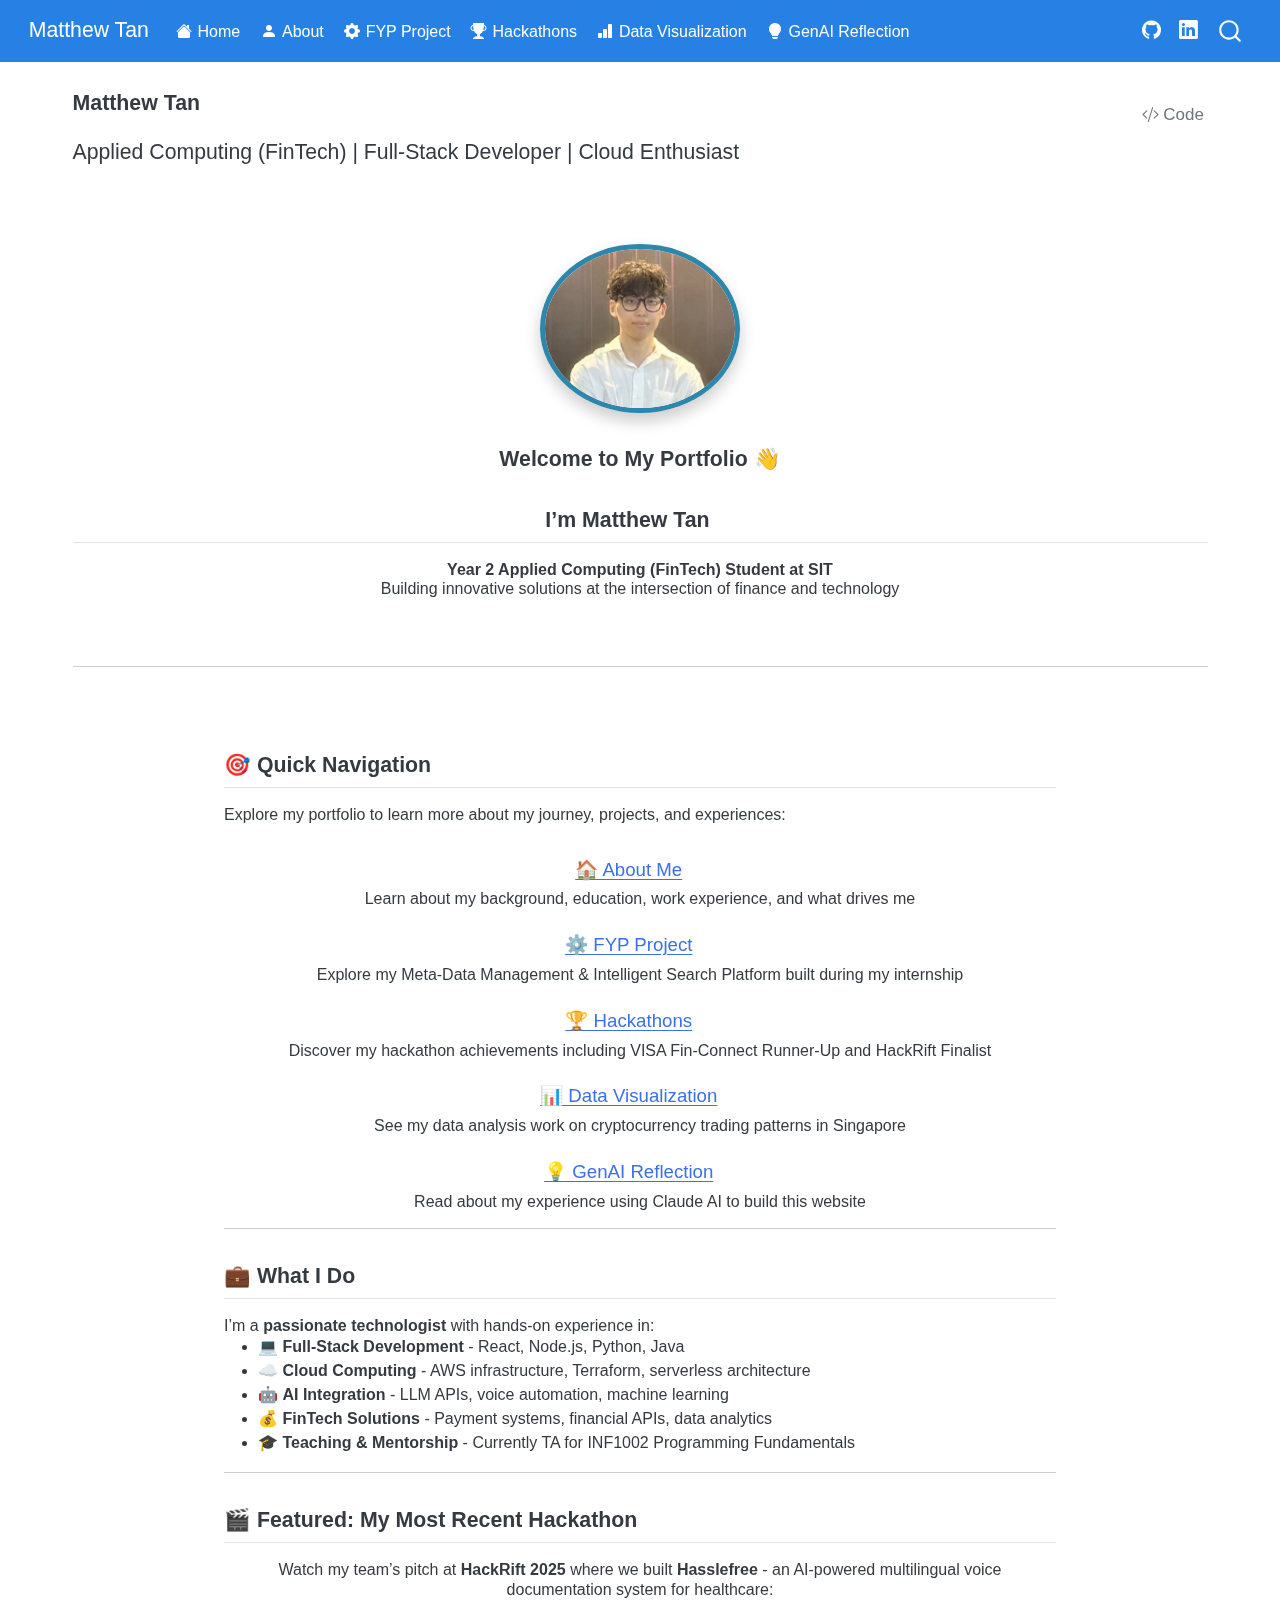
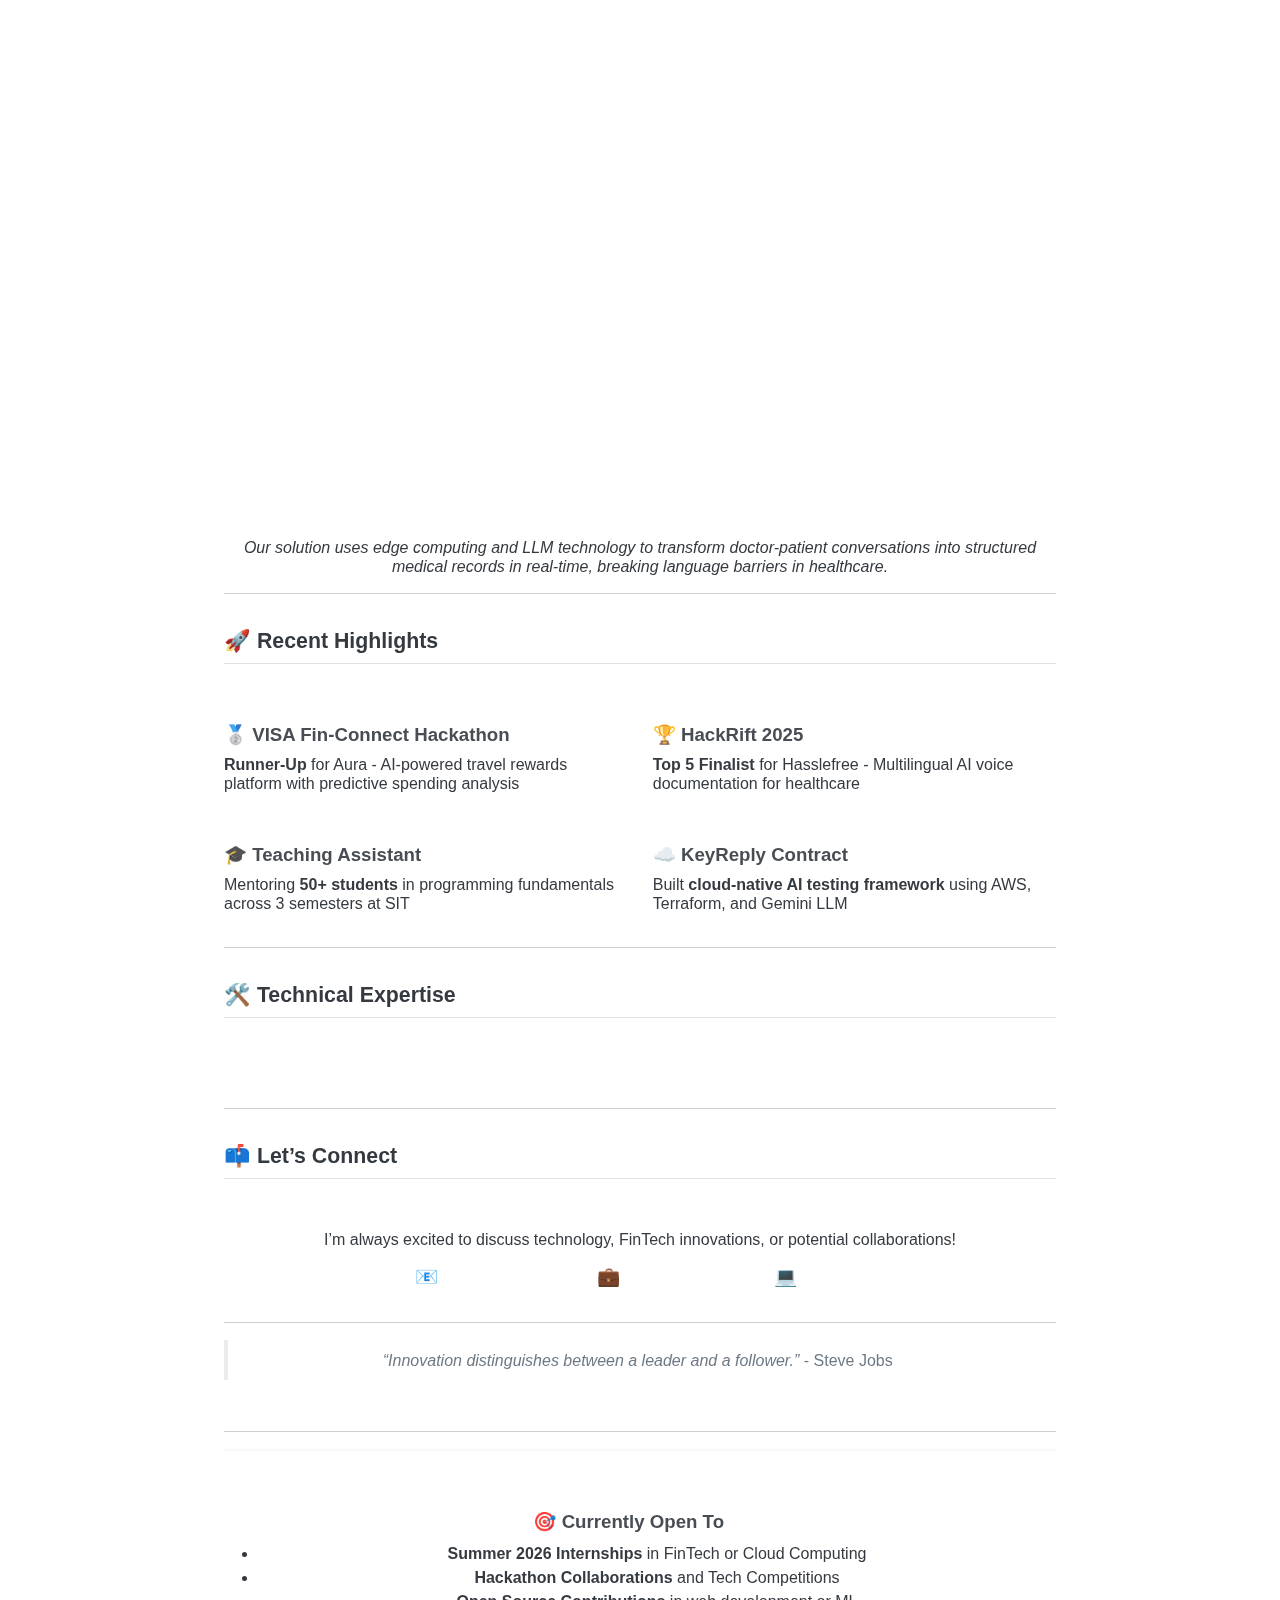
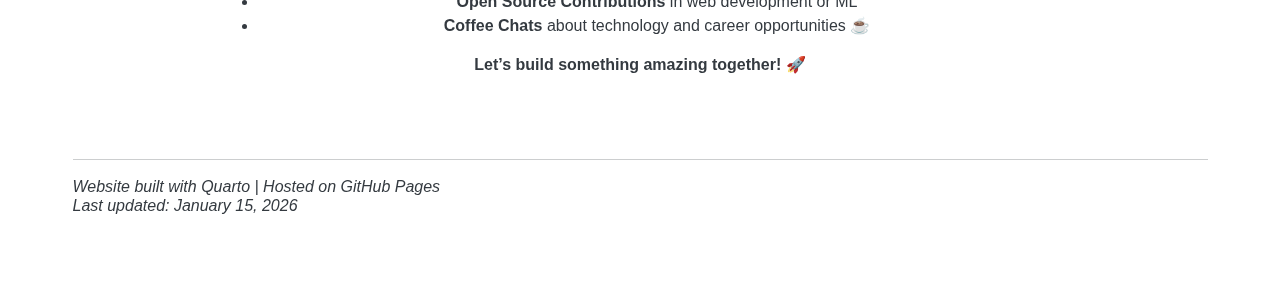
<file: docs/index.html>
<!DOCTYPE html>
<html xmlns="http://www.w3.org/1999/xhtml" lang="en" xml:lang="en"><head>

<meta charset="utf-8">
<meta name="generator" content="quarto-1.7.32">

<meta name="viewport" content="width=device-width, initial-scale=1.0, user-scalable=yes">


<title>Matthew Tan</title>
<style>
code{white-space: pre-wrap;}
span.smallcaps{font-variant: small-caps;}
div.columns{display: flex; gap: min(4vw, 1.5em);}
div.column{flex: auto; overflow-x: auto;}
div.hanging-indent{margin-left: 1.5em; text-indent: -1.5em;}
ul.task-list{list-style: none;}
ul.task-list li input[type="checkbox"] {
  width: 0.8em;
  margin: 0 0.8em 0.2em -1em; /* quarto-specific, see https://github.com/quarto-dev/quarto-cli/issues/4556 */ 
  vertical-align: middle;
}
/* CSS for syntax highlighting */
html { -webkit-text-size-adjust: 100%; }
pre > code.sourceCode { white-space: pre; position: relative; }
pre > code.sourceCode > span { display: inline-block; line-height: 1.25; }
pre > code.sourceCode > span:empty { height: 1.2em; }
.sourceCode { overflow: visible; }
code.sourceCode > span { color: inherit; text-decoration: inherit; }
div.sourceCode { margin: 1em 0; }
pre.sourceCode { margin: 0; }
@media screen {
div.sourceCode { overflow: auto; }
}
@media print {
pre > code.sourceCode { white-space: pre-wrap; }
pre > code.sourceCode > span { text-indent: -5em; padding-left: 5em; }
}
pre.numberSource code
  { counter-reset: source-line 0; }
pre.numberSource code > span
  { position: relative; left: -4em; counter-increment: source-line; }
pre.numberSource code > span > a:first-child::before
  { content: counter(source-line);
    position: relative; left: -1em; text-align: right; vertical-align: baseline;
    border: none; display: inline-block;
    -webkit-touch-callout: none; -webkit-user-select: none;
    -khtml-user-select: none; -moz-user-select: none;
    -ms-user-select: none; user-select: none;
    padding: 0 4px; width: 4em;
  }
pre.numberSource { margin-left: 3em;  padding-left: 4px; }
div.sourceCode
  {   }
@media screen {
pre > code.sourceCode > span > a:first-child::before { text-decoration: underline; }
}
</style>


<script src="site_libs/quarto-nav/quarto-nav.js"></script>
<script src="site_libs/quarto-nav/headroom.min.js"></script>
<script src="site_libs/clipboard/clipboard.min.js"></script>
<script src="site_libs/quarto-search/autocomplete.umd.js"></script>
<script src="site_libs/quarto-search/fuse.min.js"></script>
<script src="site_libs/quarto-search/quarto-search.js"></script>
<meta name="quarto:offset" content="./">
<link href="./matt.jpg" rel="icon" type="image/jpeg">
<script src="site_libs/quarto-html/quarto.js" type="module"></script>
<script src="site_libs/quarto-html/tabsets/tabsets.js" type="module"></script>
<script src="site_libs/quarto-html/popper.min.js"></script>
<script src="site_libs/quarto-html/tippy.umd.min.js"></script>
<script src="site_libs/quarto-html/anchor.min.js"></script>
<link href="site_libs/quarto-html/tippy.css" rel="stylesheet">
<link href="site_libs/quarto-html/quarto-syntax-highlighting-37eea08aefeeee20ff55810ff984fec1.css" rel="stylesheet" id="quarto-text-highlighting-styles">
<script src="site_libs/bootstrap/bootstrap.min.js"></script>
<link href="site_libs/bootstrap/bootstrap-icons.css" rel="stylesheet">
<link href="site_libs/bootstrap/bootstrap-b3aed8deb8408878d0e4e165d993d59e.min.css" rel="stylesheet" append-hash="true" id="quarto-bootstrap" data-mode="light">
<script id="quarto-search-options" type="application/json">{
  "location": "navbar",
  "copy-button": false,
  "collapse-after": 3,
  "panel-placement": "end",
  "type": "overlay",
  "limit": 50,
  "keyboard-shortcut": [
    "f",
    "/",
    "s"
  ],
  "show-item-context": false,
  "language": {
    "search-no-results-text": "No results",
    "search-matching-documents-text": "matching documents",
    "search-copy-link-title": "Copy link to search",
    "search-hide-matches-text": "Hide additional matches",
    "search-more-match-text": "more match in this document",
    "search-more-matches-text": "more matches in this document",
    "search-clear-button-title": "Clear",
    "search-text-placeholder": "",
    "search-detached-cancel-button-title": "Cancel",
    "search-submit-button-title": "Submit",
    "search-label": "Search"
  }
}</script>
<style>html{ scroll-behavior: smooth; }</style>


<link rel="stylesheet" href="styles.css">
</head>

<body class="nav-fixed quarto-light">

<div id="quarto-search-results"></div>
  <header id="quarto-header" class="headroom fixed-top">
    <nav class="navbar navbar-expand-lg " data-bs-theme="dark">
      <div class="navbar-container container-fluid">
      <div class="navbar-brand-container mx-auto">
    <a class="navbar-brand" href="./index.html">
    <span class="navbar-title">Matthew Tan</span>
    </a>
  </div>
            <div id="quarto-search" class="" title="Search"></div>
          <button class="navbar-toggler" type="button" data-bs-toggle="collapse" data-bs-target="#navbarCollapse" aria-controls="navbarCollapse" role="menu" aria-expanded="false" aria-label="Toggle navigation" onclick="if (window.quartoToggleHeadroom) { window.quartoToggleHeadroom(); }">
  <span class="navbar-toggler-icon"></span>
</button>
          <div class="collapse navbar-collapse" id="navbarCollapse">
            <ul class="navbar-nav navbar-nav-scroll me-auto">
  <li class="nav-item">
    <a class="nav-link active" href="./index.html" aria-current="page"> <i class="bi bi-house-fill" role="img">
</i> 
<span class="menu-text">Home</span></a>
  </li>  
  <li class="nav-item">
    <a class="nav-link" href="./about.html"> <i class="bi bi-person-fill" role="img">
</i> 
<span class="menu-text">About</span></a>
  </li>  
  <li class="nav-item">
    <a class="nav-link" href="./fyp.html"> <i class="bi bi-gear-fill" role="img">
</i> 
<span class="menu-text">FYP Project</span></a>
  </li>  
  <li class="nav-item">
    <a class="nav-link" href="./hackathons.html"> <i class="bi bi-trophy-fill" role="img">
</i> 
<span class="menu-text">Hackathons</span></a>
  </li>  
  <li class="nav-item">
    <a class="nav-link" href="./data-visualization.html"> <i class="bi bi-bar-chart-fill" role="img">
</i> 
<span class="menu-text">Data Visualization</span></a>
  </li>  
  <li class="nav-item">
    <a class="nav-link" href="./reflection.html"> <i class="bi bi-lightbulb-fill" role="img">
</i> 
<span class="menu-text">GenAI Reflection</span></a>
  </li>  
</ul>
            <ul class="navbar-nav navbar-nav-scroll ms-auto">
  <li class="nav-item compact">
    <a class="nav-link" href="https://github.com/itsmatthewtan"> <i class="bi bi-github" role="img">
</i> 
<span class="menu-text"></span></a>
  </li>  
  <li class="nav-item compact">
    <a class="nav-link" href="https://www.linkedin.com/in/matthew-tan-104773225"> <i class="bi bi-linkedin" role="img">
</i> 
<span class="menu-text"></span></a>
  </li>  
</ul>
          </div> <!-- /navcollapse -->
            <div class="quarto-navbar-tools">
</div>
      </div> <!-- /container-fluid -->
    </nav>
</header>
<!-- content -->
<div id="quarto-content" class="quarto-container page-columns page-rows-contents page-layout-full page-navbar">
<!-- sidebar -->
<!-- margin-sidebar -->
    <div id="quarto-margin-sidebar" class="sidebar margin-sidebar zindex-bottom">
        
    </div>
<!-- main -->
<main class="content column-page" id="quarto-document-content">

<header id="title-block-header" class="quarto-title-block default">
<div class="quarto-title">
<div class="quarto-title-block"><div><h1 class="title">Matthew Tan</h1><button type="button" class="btn code-tools-button" id="quarto-code-tools-source"><i class="bi"></i> Code</button></div></div>
<p class="subtitle lead">Applied Computing (FinTech) | Full-Stack Developer | Cloud Enthusiast</p>
</div>



<div class="quarto-title-meta column-page">

    
  
    
  </div>
  


</header>


<div style="text-align: center; padding: 3rem 0;">
<p><img src="matt.jpg" class="img-fluid" style="border-radius: 50%; border: 5px solid #2E86AB; box-shadow: 0 8px 16px rgba(0,0,0,0.2);" width="200"></p>
<section id="welcome-to-my-portfolio" class="level1">
<h1>Welcome to My Portfolio 👋</h1>
<section id="im-matthew-tan" class="level2">
<h2 class="anchored" data-anchor-id="im-matthew-tan">I’m Matthew Tan</h2>
<p><strong>Year 2 Applied Computing (FinTech) Student at SIT</strong></p>
<p>Building innovative solutions at the intersection of finance and technology</p>
</section>
</section>
</div>
<hr>
<div style="max-width: 900px; margin: 0 auto; padding: 2rem;">
<section id="quick-navigation" class="level2">
<h2 class="anchored" data-anchor-id="quick-navigation">🎯 Quick Navigation</h2>
<p>Explore my portfolio to learn more about my journey, projects, and experiences:</p>
<div class="skills-grid" style="margin-top: 2rem;">
<section id="about-me" class="level3 skill-item" style="text-align: center; cursor: pointer;">
<h3 class="anchored" data-anchor-id="about-me"><a href="./about.html">🏠 About Me</a></h3>
<p>Learn about my background, education, work experience, and what drives me</p>
</section>
<section id="fyp-project" class="level3 skill-item" style="text-align: center;">
<h3 class="anchored" data-anchor-id="fyp-project"><a href="./fyp.html">⚙️ FYP Project</a></h3>
<p>Explore my Meta-Data Management &amp; Intelligent Search Platform built during my internship</p>
</section>
<section id="hackathons" class="level3 skill-item" style="text-align: center;">
<h3 class="anchored" data-anchor-id="hackathons"><a href="./hackathons.html">🏆 Hackathons</a></h3>
<p>Discover my hackathon achievements including VISA Fin-Connect Runner-Up and HackRift Finalist</p>
</section>
<section id="data-visualization" class="level3 skill-item" style="text-align: center;">
<h3 class="anchored" data-anchor-id="data-visualization"><a href="./data-visualization.html">📊 Data Visualization</a></h3>
<p>See my data analysis work on cryptocurrency trading patterns in Singapore</p>
</section>
<section id="genai-reflection" class="level3 skill-item" style="text-align: center;">
<h3 class="anchored" data-anchor-id="genai-reflection"><a href="./reflection.html">💡 GenAI Reflection</a></h3>
<p>Read about my experience using Claude AI to build this website</p>
</section>
</div>
<hr>
</section>
<section id="what-i-do" class="level2">
<h2 class="anchored" data-anchor-id="what-i-do">💼 What I Do</h2>
<div class="section-card">
<p>I’m a <strong>passionate technologist</strong> with hands-on experience in:</p>
<ul>
<li>💻 <strong>Full-Stack Development</strong> - React, Node.js, Python, Java</li>
<li>☁️ <strong>Cloud Computing</strong> - AWS infrastructure, Terraform, serverless architecture</li>
<li>🤖 <strong>AI Integration</strong> - LLM APIs, voice automation, machine learning</li>
<li>💰 <strong>FinTech Solutions</strong> - Payment systems, financial APIs, data analytics</li>
<li>🎓 <strong>Teaching &amp; Mentorship</strong> - Currently TA for INF1002 Programming Fundamentals</li>
</ul>
</div>
<hr>
</section>
<section id="featured-my-most-recent-hackathon" class="level2">
<h2 class="anchored" data-anchor-id="featured-my-most-recent-hackathon">🎬 Featured: My Most Recent Hackathon</h2>
<div class="section-card" style="text-align: center;">
<p>Watch my team’s pitch at <strong>HackRift 2025</strong> where we built <strong>Hasslefree</strong> - an AI-powered multilingual voice documentation system for healthcare:</p>
<div class="quarto-video"><iframe data-external="1" src="https://www.youtube.com/embed/3Lj1NIMITKA" width="100%" height="500" title="" frameborder="0" allow="accelerometer; autoplay; clipboard-write; encrypted-media; gyroscope; picture-in-picture" allowfullscreen=""></iframe></div>
<p><em>Our solution uses edge computing and LLM technology to transform doctor-patient conversations into structured medical records in real-time, breaking language barriers in healthcare.</em></p>
</div>
<hr>
</section>
<section id="recent-highlights" class="level2">
<h2 class="anchored" data-anchor-id="recent-highlights">🚀 Recent Highlights</h2>
<div style="display: grid; grid-template-columns: repeat(auto-fit, minmax(300px, 1fr)); gap: 1.5rem; margin: 2rem 0;">
<section id="visa-fin-connect-hackathon" class="level3 section-card">
<h3 class="anchored" data-anchor-id="visa-fin-connect-hackathon">🥈 VISA Fin-Connect Hackathon</h3>
<p><strong>Runner-Up</strong> for Aura - AI-powered travel rewards platform with predictive spending analysis</p>
</section>
<section id="hackrift-2025" class="level3 section-card">
<h3 class="anchored" data-anchor-id="hackrift-2025">🏆 HackRift 2025</h3>
<p><strong>Top 5 Finalist</strong> for Hasslefree - Multilingual AI voice documentation for healthcare</p>
</section>
<section id="teaching-assistant" class="level3 section-card">
<h3 class="anchored" data-anchor-id="teaching-assistant">🎓 Teaching Assistant</h3>
<p>Mentoring <strong>50+ students</strong> in programming fundamentals across 3 semesters at SIT</p>
</section>
<section id="keyreply-contract" class="level3 section-card">
<h3 class="anchored" data-anchor-id="keyreply-contract">☁️ KeyReply Contract</h3>
<p>Built <strong>cloud-native AI testing framework</strong> using AWS, Terraform, and Gemini LLM</p>
</section>
</div>
<hr>
</section>
<section id="technical-expertise" class="level2">
<h2 class="anchored" data-anchor-id="technical-expertise">🛠️ Technical Expertise</h2>
<div style="text-align: center; margin: 2rem 0;">
<p><span class="badge">Java</span> <span class="badge">Python</span> <span class="badge">JavaScript</span> <span class="badge">React</span> <span class="badge">Node.js</span> <span class="badge secondary">AWS</span> <span class="badge secondary">SQL</span> <span class="badge secondary">MongoDB</span> <span class="badge accent">Machine Learning</span> <span class="badge accent">Cloud Architecture</span> <span class="badge accent">FinTech</span></p>
</div>
<hr>
</section>
<section id="lets-connect" class="level2">
<h2 class="anchored" data-anchor-id="lets-connect">📫 Let’s Connect</h2>
<div style="text-align: center; margin: 3rem 0;">
<p>I’m always excited to discuss technology, FinTech innovations, or potential collaborations!</p>
<p><a href="mailto:mailformatthewtan@gmail.com" class="badge accent" style="font-size: 1.1rem; padding: 0.6rem 1.5rem; margin: 0.5rem;">📧 Email Me</a> <a href="https://www.linkedin.com/in/matthew-tan-104773225" class="badge secondary" style="font-size: 1.1rem; padding: 0.6rem 1.5rem; margin: 0.5rem;">💼 LinkedIn</a> <a href="https://github.com/itsmatthewtan" class="badge" style="font-size: 1.1rem; padding: 0.6rem 1.5rem; margin: 0.5rem;">💻 GitHub</a></p>
<hr>
<blockquote class="blockquote">
<p><em>“Innovation distinguishes between a leader and a follower.”</em> - Steve Jobs</p>
</blockquote>
</div>
<hr>
<section id="currently-open-to" class="level3" style="text-align: center; padding: 2rem 0; border-top: 2px solid #f8f9fa;">
<h3 class="anchored" data-anchor-id="currently-open-to">🎯 Currently Open To</h3>
<ul>
<li><strong>Summer 2026 Internships</strong> in FinTech or Cloud Computing</li>
<li><strong>Hackathon Collaborations</strong> and Tech Competitions<br>
</li>
<li><strong>Open Source Contributions</strong> in web development or ML</li>
<li><strong>Coffee Chats</strong> about technology and career opportunities ☕</li>
</ul>
<p><strong>Let’s build something amazing together! 🚀</strong></p>
</section>
</section>
</div>
<hr>
<div class="page-footer">
<p><em>Website built with Quarto | Hosted on GitHub Pages</em></p>
<p><em>Last updated: January 15, 2026</em></p>
</div>


<!-- -->


</main> <!-- /main -->
<script id="quarto-html-after-body" type="application/javascript">
  window.document.addEventListener("DOMContentLoaded", function (event) {
    const icon = "";
    const anchorJS = new window.AnchorJS();
    anchorJS.options = {
      placement: 'right',
      icon: icon
    };
    anchorJS.add('.anchored');
    const isCodeAnnotation = (el) => {
      for (const clz of el.classList) {
        if (clz.startsWith('code-annotation-')) {                     
          return true;
        }
      }
      return false;
    }
    const onCopySuccess = function(e) {
      // button target
      const button = e.trigger;
      // don't keep focus
      button.blur();
      // flash "checked"
      button.classList.add('code-copy-button-checked');
      var currentTitle = button.getAttribute("title");
      button.setAttribute("title", "Copied!");
      let tooltip;
      if (window.bootstrap) {
        button.setAttribute("data-bs-toggle", "tooltip");
        button.setAttribute("data-bs-placement", "left");
        button.setAttribute("data-bs-title", "Copied!");
        tooltip = new bootstrap.Tooltip(button, 
          { trigger: "manual", 
            customClass: "code-copy-button-tooltip",
            offset: [0, -8]});
        tooltip.show();    
      }
      setTimeout(function() {
        if (tooltip) {
          tooltip.hide();
          button.removeAttribute("data-bs-title");
          button.removeAttribute("data-bs-toggle");
          button.removeAttribute("data-bs-placement");
        }
        button.setAttribute("title", currentTitle);
        button.classList.remove('code-copy-button-checked');
      }, 1000);
      // clear code selection
      e.clearSelection();
    }
    const getTextToCopy = function(trigger) {
        const codeEl = trigger.previousElementSibling.cloneNode(true);
        for (const childEl of codeEl.children) {
          if (isCodeAnnotation(childEl)) {
            childEl.remove();
          }
        }
        return codeEl.innerText;
    }
    const clipboard = new window.ClipboardJS('.code-copy-button:not([data-in-quarto-modal])', {
      text: getTextToCopy
    });
    clipboard.on('success', onCopySuccess);
    if (window.document.getElementById('quarto-embedded-source-code-modal')) {
      const clipboardModal = new window.ClipboardJS('.code-copy-button[data-in-quarto-modal]', {
        text: getTextToCopy,
        container: window.document.getElementById('quarto-embedded-source-code-modal')
      });
      clipboardModal.on('success', onCopySuccess);
    }
    const viewSource = window.document.getElementById('quarto-view-source') ||
                       window.document.getElementById('quarto-code-tools-source');
    if (viewSource) {
      const sourceUrl = viewSource.getAttribute("data-quarto-source-url");
      viewSource.addEventListener("click", function(e) {
        if (sourceUrl) {
          // rstudio viewer pane
          if (/\bcapabilities=\b/.test(window.location)) {
            window.open(sourceUrl);
          } else {
            window.location.href = sourceUrl;
          }
        } else {
          const modal = new bootstrap.Modal(document.getElementById('quarto-embedded-source-code-modal'));
          modal.show();
        }
        return false;
      });
    }
    function toggleCodeHandler(show) {
      return function(e) {
        const detailsSrc = window.document.querySelectorAll(".cell > details > .sourceCode");
        for (let i=0; i<detailsSrc.length; i++) {
          const details = detailsSrc[i].parentElement;
          if (show) {
            details.open = true;
          } else {
            details.removeAttribute("open");
          }
        }
        const cellCodeDivs = window.document.querySelectorAll(".cell > .sourceCode");
        const fromCls = show ? "hidden" : "unhidden";
        const toCls = show ? "unhidden" : "hidden";
        for (let i=0; i<cellCodeDivs.length; i++) {
          const codeDiv = cellCodeDivs[i];
          if (codeDiv.classList.contains(fromCls)) {
            codeDiv.classList.remove(fromCls);
            codeDiv.classList.add(toCls);
          } 
        }
        return false;
      }
    }
    const hideAllCode = window.document.getElementById("quarto-hide-all-code");
    if (hideAllCode) {
      hideAllCode.addEventListener("click", toggleCodeHandler(false));
    }
    const showAllCode = window.document.getElementById("quarto-show-all-code");
    if (showAllCode) {
      showAllCode.addEventListener("click", toggleCodeHandler(true));
    }
      var localhostRegex = new RegExp(/^(?:http|https):\/\/localhost\:?[0-9]*\//);
      var mailtoRegex = new RegExp(/^mailto:/);
        var filterRegex = new RegExp('/' + window.location.host + '/');
      var isInternal = (href) => {
          return filterRegex.test(href) || localhostRegex.test(href) || mailtoRegex.test(href);
      }
      // Inspect non-navigation links and adorn them if external
     var links = window.document.querySelectorAll('a[href]:not(.nav-link):not(.navbar-brand):not(.toc-action):not(.sidebar-link):not(.sidebar-item-toggle):not(.pagination-link):not(.no-external):not([aria-hidden]):not(.dropdown-item):not(.quarto-navigation-tool):not(.about-link)');
      for (var i=0; i<links.length; i++) {
        const link = links[i];
        if (!isInternal(link.href)) {
          // undo the damage that might have been done by quarto-nav.js in the case of
          // links that we want to consider external
          if (link.dataset.originalHref !== undefined) {
            link.href = link.dataset.originalHref;
          }
            // target, if specified
            link.setAttribute("target", "_blank");
            if (link.getAttribute("rel") === null) {
              link.setAttribute("rel", "noopener");
            }
        }
      }
    function tippyHover(el, contentFn, onTriggerFn, onUntriggerFn) {
      const config = {
        allowHTML: true,
        maxWidth: 500,
        delay: 100,
        arrow: false,
        appendTo: function(el) {
            return el.parentElement;
        },
        interactive: true,
        interactiveBorder: 10,
        theme: 'quarto',
        placement: 'bottom-start',
      };
      if (contentFn) {
        config.content = contentFn;
      }
      if (onTriggerFn) {
        config.onTrigger = onTriggerFn;
      }
      if (onUntriggerFn) {
        config.onUntrigger = onUntriggerFn;
      }
      window.tippy(el, config); 
    }
    const noterefs = window.document.querySelectorAll('a[role="doc-noteref"]');
    for (var i=0; i<noterefs.length; i++) {
      const ref = noterefs[i];
      tippyHover(ref, function() {
        // use id or data attribute instead here
        let href = ref.getAttribute('data-footnote-href') || ref.getAttribute('href');
        try { href = new URL(href).hash; } catch {}
        const id = href.replace(/^#\/?/, "");
        const note = window.document.getElementById(id);
        if (note) {
          return note.innerHTML;
        } else {
          return "";
        }
      });
    }
    const xrefs = window.document.querySelectorAll('a.quarto-xref');
    const processXRef = (id, note) => {
      // Strip column container classes
      const stripColumnClz = (el) => {
        el.classList.remove("page-full", "page-columns");
        if (el.children) {
          for (const child of el.children) {
            stripColumnClz(child);
          }
        }
      }
      stripColumnClz(note)
      if (id === null || id.startsWith('sec-')) {
        // Special case sections, only their first couple elements
        const container = document.createElement("div");
        if (note.children && note.children.length > 2) {
          container.appendChild(note.children[0].cloneNode(true));
          for (let i = 1; i < note.children.length; i++) {
            const child = note.children[i];
            if (child.tagName === "P" && child.innerText === "") {
              continue;
            } else {
              container.appendChild(child.cloneNode(true));
              break;
            }
          }
          if (window.Quarto?.typesetMath) {
            window.Quarto.typesetMath(container);
          }
          return container.innerHTML
        } else {
          if (window.Quarto?.typesetMath) {
            window.Quarto.typesetMath(note);
          }
          return note.innerHTML;
        }
      } else {
        // Remove any anchor links if they are present
        const anchorLink = note.querySelector('a.anchorjs-link');
        if (anchorLink) {
          anchorLink.remove();
        }
        if (window.Quarto?.typesetMath) {
          window.Quarto.typesetMath(note);
        }
        if (note.classList.contains("callout")) {
          return note.outerHTML;
        } else {
          return note.innerHTML;
        }
      }
    }
    for (var i=0; i<xrefs.length; i++) {
      const xref = xrefs[i];
      tippyHover(xref, undefined, function(instance) {
        instance.disable();
        let url = xref.getAttribute('href');
        let hash = undefined; 
        if (url.startsWith('#')) {
          hash = url;
        } else {
          try { hash = new URL(url).hash; } catch {}
        }
        if (hash) {
          const id = hash.replace(/^#\/?/, "");
          const note = window.document.getElementById(id);
          if (note !== null) {
            try {
              const html = processXRef(id, note.cloneNode(true));
              instance.setContent(html);
            } finally {
              instance.enable();
              instance.show();
            }
          } else {
            // See if we can fetch this
            fetch(url.split('#')[0])
            .then(res => res.text())
            .then(html => {
              const parser = new DOMParser();
              const htmlDoc = parser.parseFromString(html, "text/html");
              const note = htmlDoc.getElementById(id);
              if (note !== null) {
                const html = processXRef(id, note);
                instance.setContent(html);
              } 
            }).finally(() => {
              instance.enable();
              instance.show();
            });
          }
        } else {
          // See if we can fetch a full url (with no hash to target)
          // This is a special case and we should probably do some content thinning / targeting
          fetch(url)
          .then(res => res.text())
          .then(html => {
            const parser = new DOMParser();
            const htmlDoc = parser.parseFromString(html, "text/html");
            const note = htmlDoc.querySelector('main.content');
            if (note !== null) {
              // This should only happen for chapter cross references
              // (since there is no id in the URL)
              // remove the first header
              if (note.children.length > 0 && note.children[0].tagName === "HEADER") {
                note.children[0].remove();
              }
              const html = processXRef(null, note);
              instance.setContent(html);
            } 
          }).finally(() => {
            instance.enable();
            instance.show();
          });
        }
      }, function(instance) {
      });
    }
        let selectedAnnoteEl;
        const selectorForAnnotation = ( cell, annotation) => {
          let cellAttr = 'data-code-cell="' + cell + '"';
          let lineAttr = 'data-code-annotation="' +  annotation + '"';
          const selector = 'span[' + cellAttr + '][' + lineAttr + ']';
          return selector;
        }
        const selectCodeLines = (annoteEl) => {
          const doc = window.document;
          const targetCell = annoteEl.getAttribute("data-target-cell");
          const targetAnnotation = annoteEl.getAttribute("data-target-annotation");
          const annoteSpan = window.document.querySelector(selectorForAnnotation(targetCell, targetAnnotation));
          const lines = annoteSpan.getAttribute("data-code-lines").split(",");
          const lineIds = lines.map((line) => {
            return targetCell + "-" + line;
          })
          let top = null;
          let height = null;
          let parent = null;
          if (lineIds.length > 0) {
              //compute the position of the single el (top and bottom and make a div)
              const el = window.document.getElementById(lineIds[0]);
              top = el.offsetTop;
              height = el.offsetHeight;
              parent = el.parentElement.parentElement;
            if (lineIds.length > 1) {
              const lastEl = window.document.getElementById(lineIds[lineIds.length - 1]);
              const bottom = lastEl.offsetTop + lastEl.offsetHeight;
              height = bottom - top;
            }
            if (top !== null && height !== null && parent !== null) {
              // cook up a div (if necessary) and position it 
              let div = window.document.getElementById("code-annotation-line-highlight");
              if (div === null) {
                div = window.document.createElement("div");
                div.setAttribute("id", "code-annotation-line-highlight");
                div.style.position = 'absolute';
                parent.appendChild(div);
              }
              div.style.top = top - 2 + "px";
              div.style.height = height + 4 + "px";
              div.style.left = 0;
              let gutterDiv = window.document.getElementById("code-annotation-line-highlight-gutter");
              if (gutterDiv === null) {
                gutterDiv = window.document.createElement("div");
                gutterDiv.setAttribute("id", "code-annotation-line-highlight-gutter");
                gutterDiv.style.position = 'absolute';
                const codeCell = window.document.getElementById(targetCell);
                const gutter = codeCell.querySelector('.code-annotation-gutter');
                gutter.appendChild(gutterDiv);
              }
              gutterDiv.style.top = top - 2 + "px";
              gutterDiv.style.height = height + 4 + "px";
            }
            selectedAnnoteEl = annoteEl;
          }
        };
        const unselectCodeLines = () => {
          const elementsIds = ["code-annotation-line-highlight", "code-annotation-line-highlight-gutter"];
          elementsIds.forEach((elId) => {
            const div = window.document.getElementById(elId);
            if (div) {
              div.remove();
            }
          });
          selectedAnnoteEl = undefined;
        };
          // Handle positioning of the toggle
      window.addEventListener(
        "resize",
        throttle(() => {
          elRect = undefined;
          if (selectedAnnoteEl) {
            selectCodeLines(selectedAnnoteEl);
          }
        }, 10)
      );
      function throttle(fn, ms) {
      let throttle = false;
      let timer;
        return (...args) => {
          if(!throttle) { // first call gets through
              fn.apply(this, args);
              throttle = true;
          } else { // all the others get throttled
              if(timer) clearTimeout(timer); // cancel #2
              timer = setTimeout(() => {
                fn.apply(this, args);
                timer = throttle = false;
              }, ms);
          }
        };
      }
        // Attach click handler to the DT
        const annoteDls = window.document.querySelectorAll('dt[data-target-cell]');
        for (const annoteDlNode of annoteDls) {
          annoteDlNode.addEventListener('click', (event) => {
            const clickedEl = event.target;
            if (clickedEl !== selectedAnnoteEl) {
              unselectCodeLines();
              const activeEl = window.document.querySelector('dt[data-target-cell].code-annotation-active');
              if (activeEl) {
                activeEl.classList.remove('code-annotation-active');
              }
              selectCodeLines(clickedEl);
              clickedEl.classList.add('code-annotation-active');
            } else {
              // Unselect the line
              unselectCodeLines();
              clickedEl.classList.remove('code-annotation-active');
            }
          });
        }
    const findCites = (el) => {
      const parentEl = el.parentElement;
      if (parentEl) {
        const cites = parentEl.dataset.cites;
        if (cites) {
          return {
            el,
            cites: cites.split(' ')
          };
        } else {
          return findCites(el.parentElement)
        }
      } else {
        return undefined;
      }
    };
    var bibliorefs = window.document.querySelectorAll('a[role="doc-biblioref"]');
    for (var i=0; i<bibliorefs.length; i++) {
      const ref = bibliorefs[i];
      const citeInfo = findCites(ref);
      if (citeInfo) {
        tippyHover(citeInfo.el, function() {
          var popup = window.document.createElement('div');
          citeInfo.cites.forEach(function(cite) {
            var citeDiv = window.document.createElement('div');
            citeDiv.classList.add('hanging-indent');
            citeDiv.classList.add('csl-entry');
            var biblioDiv = window.document.getElementById('ref-' + cite);
            if (biblioDiv) {
              citeDiv.innerHTML = biblioDiv.innerHTML;
            }
            popup.appendChild(citeDiv);
          });
          return popup.innerHTML;
        });
      }
    }
  });
  </script><div class="modal fade" id="quarto-embedded-source-code-modal" tabindex="-1" aria-labelledby="quarto-embedded-source-code-modal-label" aria-hidden="true"><div class="modal-dialog modal-dialog-scrollable"><div class="modal-content"><div class="modal-header"><h5 class="modal-title" id="quarto-embedded-source-code-modal-label">Source Code</h5><button class="btn-close" data-bs-dismiss="modal"></button></div><div class="modal-body"><div class="">
<div class="sourceCode" id="cb1" data-shortcodes="false"><pre class="sourceCode markdown code-with-copy"><code class="sourceCode markdown"><span id="cb1-1"><a href="#cb1-1" aria-hidden="true" tabindex="-1"></a><span class="co">---</span></span>
<span id="cb1-2"><a href="#cb1-2" aria-hidden="true" tabindex="-1"></a><span class="an">title:</span><span class="co"> "Matthew Tan"</span></span>
<span id="cb1-3"><a href="#cb1-3" aria-hidden="true" tabindex="-1"></a><span class="an">subtitle:</span><span class="co"> "Applied Computing (FinTech) | Full-Stack Developer | Cloud Enthusiast"</span></span>
<span id="cb1-4"><a href="#cb1-4" aria-hidden="true" tabindex="-1"></a><span class="an">page-layout:</span><span class="co"> full</span></span>
<span id="cb1-5"><a href="#cb1-5" aria-hidden="true" tabindex="-1"></a><span class="co">---</span></span>
<span id="cb1-6"><a href="#cb1-6" aria-hidden="true" tabindex="-1"></a></span>
<span id="cb1-7"><a href="#cb1-7" aria-hidden="true" tabindex="-1"></a>::: {style="text-align: center; padding: 3rem 0;"}</span>
<span id="cb1-8"><a href="#cb1-8" aria-hidden="true" tabindex="-1"></a><span class="al">![](matt.jpg)</span>{width="200px" style="border-radius: 50%; border: 5px solid #2E86AB; box-shadow: 0 8px 16px rgba(0,0,0,0.2);"}</span>
<span id="cb1-9"><a href="#cb1-9" aria-hidden="true" tabindex="-1"></a></span>
<span id="cb1-10"><a href="#cb1-10" aria-hidden="true" tabindex="-1"></a><span class="fu"># Welcome to My Portfolio 👋</span></span>
<span id="cb1-11"><a href="#cb1-11" aria-hidden="true" tabindex="-1"></a></span>
<span id="cb1-12"><a href="#cb1-12" aria-hidden="true" tabindex="-1"></a><span class="fu">## I'm Matthew Tan</span></span>
<span id="cb1-13"><a href="#cb1-13" aria-hidden="true" tabindex="-1"></a></span>
<span id="cb1-14"><a href="#cb1-14" aria-hidden="true" tabindex="-1"></a>**Year 2 Applied Computing (FinTech) Student at SIT**</span>
<span id="cb1-15"><a href="#cb1-15" aria-hidden="true" tabindex="-1"></a></span>
<span id="cb1-16"><a href="#cb1-16" aria-hidden="true" tabindex="-1"></a>Building innovative solutions at the intersection of finance and technology</span>
<span id="cb1-17"><a href="#cb1-17" aria-hidden="true" tabindex="-1"></a>:::</span>
<span id="cb1-18"><a href="#cb1-18" aria-hidden="true" tabindex="-1"></a></span>
<span id="cb1-19"><a href="#cb1-19" aria-hidden="true" tabindex="-1"></a>---</span>
<span id="cb1-20"><a href="#cb1-20" aria-hidden="true" tabindex="-1"></a></span>
<span id="cb1-21"><a href="#cb1-21" aria-hidden="true" tabindex="-1"></a>::: {style="max-width: 900px; margin: 0 auto; padding: 2rem;"}</span>
<span id="cb1-22"><a href="#cb1-22" aria-hidden="true" tabindex="-1"></a></span>
<span id="cb1-23"><a href="#cb1-23" aria-hidden="true" tabindex="-1"></a><span class="fu">## 🎯 Quick Navigation</span></span>
<span id="cb1-24"><a href="#cb1-24" aria-hidden="true" tabindex="-1"></a></span>
<span id="cb1-25"><a href="#cb1-25" aria-hidden="true" tabindex="-1"></a>Explore my portfolio to learn more about my journey, projects, and experiences:</span>
<span id="cb1-26"><a href="#cb1-26" aria-hidden="true" tabindex="-1"></a></span>
<span id="cb1-27"><a href="#cb1-27" aria-hidden="true" tabindex="-1"></a>::: {.skills-grid style="margin-top: 2rem;"}</span>
<span id="cb1-28"><a href="#cb1-28" aria-hidden="true" tabindex="-1"></a>::: {.skill-item style="text-align: center; cursor: pointer;"}</span>
<span id="cb1-29"><a href="#cb1-29" aria-hidden="true" tabindex="-1"></a><span class="fu">### [🏠 About Me](about.qmd)</span></span>
<span id="cb1-30"><a href="#cb1-30" aria-hidden="true" tabindex="-1"></a>Learn about my background, education, work experience, and what drives me</span>
<span id="cb1-31"><a href="#cb1-31" aria-hidden="true" tabindex="-1"></a>:::</span>
<span id="cb1-32"><a href="#cb1-32" aria-hidden="true" tabindex="-1"></a></span>
<span id="cb1-33"><a href="#cb1-33" aria-hidden="true" tabindex="-1"></a>::: {.skill-item style="text-align: center;"}</span>
<span id="cb1-34"><a href="#cb1-34" aria-hidden="true" tabindex="-1"></a><span class="fu">### [⚙️ FYP Project](fyp.qmd)</span></span>
<span id="cb1-35"><a href="#cb1-35" aria-hidden="true" tabindex="-1"></a>Explore my Meta-Data Management &amp; Intelligent Search Platform built during my internship</span>
<span id="cb1-36"><a href="#cb1-36" aria-hidden="true" tabindex="-1"></a>:::</span>
<span id="cb1-37"><a href="#cb1-37" aria-hidden="true" tabindex="-1"></a></span>
<span id="cb1-38"><a href="#cb1-38" aria-hidden="true" tabindex="-1"></a>::: {.skill-item style="text-align: center;"}</span>
<span id="cb1-39"><a href="#cb1-39" aria-hidden="true" tabindex="-1"></a><span class="fu">### [🏆 Hackathons](hackathons.qmd)</span></span>
<span id="cb1-40"><a href="#cb1-40" aria-hidden="true" tabindex="-1"></a>Discover my hackathon achievements including VISA Fin-Connect Runner-Up and HackRift Finalist</span>
<span id="cb1-41"><a href="#cb1-41" aria-hidden="true" tabindex="-1"></a>:::</span>
<span id="cb1-42"><a href="#cb1-42" aria-hidden="true" tabindex="-1"></a></span>
<span id="cb1-43"><a href="#cb1-43" aria-hidden="true" tabindex="-1"></a>::: {.skill-item style="text-align: center;"}</span>
<span id="cb1-44"><a href="#cb1-44" aria-hidden="true" tabindex="-1"></a><span class="fu">### [📊 Data Visualization](data-visualization.qmd)</span></span>
<span id="cb1-45"><a href="#cb1-45" aria-hidden="true" tabindex="-1"></a>See my data analysis work on cryptocurrency trading patterns in Singapore</span>
<span id="cb1-46"><a href="#cb1-46" aria-hidden="true" tabindex="-1"></a>:::</span>
<span id="cb1-47"><a href="#cb1-47" aria-hidden="true" tabindex="-1"></a></span>
<span id="cb1-48"><a href="#cb1-48" aria-hidden="true" tabindex="-1"></a>::: {.skill-item style="text-align: center;"}</span>
<span id="cb1-49"><a href="#cb1-49" aria-hidden="true" tabindex="-1"></a><span class="fu">### [💡 GenAI Reflection](reflection.qmd)</span></span>
<span id="cb1-50"><a href="#cb1-50" aria-hidden="true" tabindex="-1"></a>Read about my experience using Claude AI to build this website</span>
<span id="cb1-51"><a href="#cb1-51" aria-hidden="true" tabindex="-1"></a>:::</span>
<span id="cb1-52"><a href="#cb1-52" aria-hidden="true" tabindex="-1"></a>:::</span>
<span id="cb1-53"><a href="#cb1-53" aria-hidden="true" tabindex="-1"></a></span>
<span id="cb1-54"><a href="#cb1-54" aria-hidden="true" tabindex="-1"></a>---</span>
<span id="cb1-55"><a href="#cb1-55" aria-hidden="true" tabindex="-1"></a></span>
<span id="cb1-56"><a href="#cb1-56" aria-hidden="true" tabindex="-1"></a><span class="fu">## 💼 What I Do</span></span>
<span id="cb1-57"><a href="#cb1-57" aria-hidden="true" tabindex="-1"></a></span>
<span id="cb1-58"><a href="#cb1-58" aria-hidden="true" tabindex="-1"></a>::: {.section-card}</span>
<span id="cb1-59"><a href="#cb1-59" aria-hidden="true" tabindex="-1"></a>I'm a **passionate technologist** with hands-on experience in:</span>
<span id="cb1-60"><a href="#cb1-60" aria-hidden="true" tabindex="-1"></a></span>
<span id="cb1-61"><a href="#cb1-61" aria-hidden="true" tabindex="-1"></a><span class="ss">- </span>💻 **Full-Stack Development** - React, Node.js, Python, Java</span>
<span id="cb1-62"><a href="#cb1-62" aria-hidden="true" tabindex="-1"></a><span class="ss">- </span>☁️ **Cloud Computing** - AWS infrastructure, Terraform, serverless architecture</span>
<span id="cb1-63"><a href="#cb1-63" aria-hidden="true" tabindex="-1"></a><span class="ss">- </span>🤖 **AI Integration** - LLM APIs, voice automation, machine learning</span>
<span id="cb1-64"><a href="#cb1-64" aria-hidden="true" tabindex="-1"></a><span class="ss">- </span>💰 **FinTech Solutions** - Payment systems, financial APIs, data analytics</span>
<span id="cb1-65"><a href="#cb1-65" aria-hidden="true" tabindex="-1"></a><span class="ss">- </span>🎓 **Teaching &amp; Mentorship** - Currently TA for INF1002 Programming Fundamentals</span>
<span id="cb1-66"><a href="#cb1-66" aria-hidden="true" tabindex="-1"></a>:::</span>
<span id="cb1-67"><a href="#cb1-67" aria-hidden="true" tabindex="-1"></a></span>
<span id="cb1-68"><a href="#cb1-68" aria-hidden="true" tabindex="-1"></a>---</span>
<span id="cb1-69"><a href="#cb1-69" aria-hidden="true" tabindex="-1"></a></span>
<span id="cb1-70"><a href="#cb1-70" aria-hidden="true" tabindex="-1"></a><span class="fu">## 🎬 Featured: My Most Recent Hackathon</span></span>
<span id="cb1-71"><a href="#cb1-71" aria-hidden="true" tabindex="-1"></a></span>
<span id="cb1-72"><a href="#cb1-72" aria-hidden="true" tabindex="-1"></a>::: {.section-card style="text-align: center;"}</span>
<span id="cb1-73"><a href="#cb1-73" aria-hidden="true" tabindex="-1"></a>Watch my team's pitch at **HackRift 2025** where we built **Hasslefree** - an AI-powered multilingual voice documentation system for healthcare:</span>
<span id="cb1-74"><a href="#cb1-74" aria-hidden="true" tabindex="-1"></a></span>
<span id="cb1-75"><a href="#cb1-75" aria-hidden="true" tabindex="-1"></a>{{&lt; video https://www.youtube.com/watch?v=3Lj1NIMITKA width="100%" height="500" &gt;}}</span>
<span id="cb1-76"><a href="#cb1-76" aria-hidden="true" tabindex="-1"></a></span>
<span id="cb1-77"><a href="#cb1-77" aria-hidden="true" tabindex="-1"></a>*Our solution uses edge computing and LLM technology to transform doctor-patient conversations into structured medical records in real-time, breaking language barriers in healthcare.*</span>
<span id="cb1-78"><a href="#cb1-78" aria-hidden="true" tabindex="-1"></a>:::</span>
<span id="cb1-79"><a href="#cb1-79" aria-hidden="true" tabindex="-1"></a></span>
<span id="cb1-80"><a href="#cb1-80" aria-hidden="true" tabindex="-1"></a>---</span>
<span id="cb1-81"><a href="#cb1-81" aria-hidden="true" tabindex="-1"></a></span>
<span id="cb1-82"><a href="#cb1-82" aria-hidden="true" tabindex="-1"></a><span class="fu">## 🚀 Recent Highlights</span></span>
<span id="cb1-83"><a href="#cb1-83" aria-hidden="true" tabindex="-1"></a></span>
<span id="cb1-84"><a href="#cb1-84" aria-hidden="true" tabindex="-1"></a>::: {style="display: grid; grid-template-columns: repeat(auto-fit, minmax(300px, 1fr)); gap: 1.5rem; margin: 2rem 0;"}</span>
<span id="cb1-85"><a href="#cb1-85" aria-hidden="true" tabindex="-1"></a></span>
<span id="cb1-86"><a href="#cb1-86" aria-hidden="true" tabindex="-1"></a>::: {.section-card}</span>
<span id="cb1-87"><a href="#cb1-87" aria-hidden="true" tabindex="-1"></a><span class="fu">### 🥈 VISA Fin-Connect Hackathon</span></span>
<span id="cb1-88"><a href="#cb1-88" aria-hidden="true" tabindex="-1"></a>**Runner-Up** for Aura - AI-powered travel rewards platform with predictive spending analysis</span>
<span id="cb1-89"><a href="#cb1-89" aria-hidden="true" tabindex="-1"></a>:::</span>
<span id="cb1-90"><a href="#cb1-90" aria-hidden="true" tabindex="-1"></a></span>
<span id="cb1-91"><a href="#cb1-91" aria-hidden="true" tabindex="-1"></a>::: {.section-card}</span>
<span id="cb1-92"><a href="#cb1-92" aria-hidden="true" tabindex="-1"></a><span class="fu">### 🏆 HackRift 2025</span></span>
<span id="cb1-93"><a href="#cb1-93" aria-hidden="true" tabindex="-1"></a>**Top 5 Finalist** for Hasslefree - Multilingual AI voice documentation for healthcare</span>
<span id="cb1-94"><a href="#cb1-94" aria-hidden="true" tabindex="-1"></a>:::</span>
<span id="cb1-95"><a href="#cb1-95" aria-hidden="true" tabindex="-1"></a></span>
<span id="cb1-96"><a href="#cb1-96" aria-hidden="true" tabindex="-1"></a>::: {.section-card}</span>
<span id="cb1-97"><a href="#cb1-97" aria-hidden="true" tabindex="-1"></a><span class="fu">### 🎓 Teaching Assistant</span></span>
<span id="cb1-98"><a href="#cb1-98" aria-hidden="true" tabindex="-1"></a>Mentoring **50+ students** in programming fundamentals across 3 semesters at SIT</span>
<span id="cb1-99"><a href="#cb1-99" aria-hidden="true" tabindex="-1"></a>:::</span>
<span id="cb1-100"><a href="#cb1-100" aria-hidden="true" tabindex="-1"></a></span>
<span id="cb1-101"><a href="#cb1-101" aria-hidden="true" tabindex="-1"></a>::: {.section-card}</span>
<span id="cb1-102"><a href="#cb1-102" aria-hidden="true" tabindex="-1"></a><span class="fu">### ☁️ KeyReply Contract</span></span>
<span id="cb1-103"><a href="#cb1-103" aria-hidden="true" tabindex="-1"></a>Built **cloud-native AI testing framework** using AWS, Terraform, and Gemini LLM</span>
<span id="cb1-104"><a href="#cb1-104" aria-hidden="true" tabindex="-1"></a>:::</span>
<span id="cb1-105"><a href="#cb1-105" aria-hidden="true" tabindex="-1"></a></span>
<span id="cb1-106"><a href="#cb1-106" aria-hidden="true" tabindex="-1"></a>:::</span>
<span id="cb1-107"><a href="#cb1-107" aria-hidden="true" tabindex="-1"></a></span>
<span id="cb1-108"><a href="#cb1-108" aria-hidden="true" tabindex="-1"></a>---</span>
<span id="cb1-109"><a href="#cb1-109" aria-hidden="true" tabindex="-1"></a></span>
<span id="cb1-110"><a href="#cb1-110" aria-hidden="true" tabindex="-1"></a><span class="fu">## 🛠️ Technical Expertise</span></span>
<span id="cb1-111"><a href="#cb1-111" aria-hidden="true" tabindex="-1"></a></span>
<span id="cb1-112"><a href="#cb1-112" aria-hidden="true" tabindex="-1"></a><span class="dt">&lt;</span><span class="kw">div</span><span class="ot"> style</span><span class="op">=</span><span class="st">"text-align: center; margin: 2rem 0;"</span><span class="dt">&gt;</span></span>
<span id="cb1-113"><a href="#cb1-113" aria-hidden="true" tabindex="-1"></a><span class="dt">&lt;</span><span class="kw">span</span><span class="ot"> class</span><span class="op">=</span><span class="st">"badge"</span><span class="dt">&gt;</span>Java<span class="dt">&lt;/</span><span class="kw">span</span><span class="dt">&gt;</span></span>
<span id="cb1-114"><a href="#cb1-114" aria-hidden="true" tabindex="-1"></a><span class="dt">&lt;</span><span class="kw">span</span><span class="ot"> class</span><span class="op">=</span><span class="st">"badge"</span><span class="dt">&gt;</span>Python<span class="dt">&lt;/</span><span class="kw">span</span><span class="dt">&gt;</span></span>
<span id="cb1-115"><a href="#cb1-115" aria-hidden="true" tabindex="-1"></a><span class="dt">&lt;</span><span class="kw">span</span><span class="ot"> class</span><span class="op">=</span><span class="st">"badge"</span><span class="dt">&gt;</span>JavaScript<span class="dt">&lt;/</span><span class="kw">span</span><span class="dt">&gt;</span></span>
<span id="cb1-116"><a href="#cb1-116" aria-hidden="true" tabindex="-1"></a><span class="dt">&lt;</span><span class="kw">span</span><span class="ot"> class</span><span class="op">=</span><span class="st">"badge"</span><span class="dt">&gt;</span>React<span class="dt">&lt;/</span><span class="kw">span</span><span class="dt">&gt;</span></span>
<span id="cb1-117"><a href="#cb1-117" aria-hidden="true" tabindex="-1"></a><span class="dt">&lt;</span><span class="kw">span</span><span class="ot"> class</span><span class="op">=</span><span class="st">"badge"</span><span class="dt">&gt;</span>Node.js<span class="dt">&lt;/</span><span class="kw">span</span><span class="dt">&gt;</span></span>
<span id="cb1-118"><a href="#cb1-118" aria-hidden="true" tabindex="-1"></a><span class="dt">&lt;</span><span class="kw">span</span><span class="ot"> class</span><span class="op">=</span><span class="st">"badge secondary"</span><span class="dt">&gt;</span>AWS<span class="dt">&lt;/</span><span class="kw">span</span><span class="dt">&gt;</span></span>
<span id="cb1-119"><a href="#cb1-119" aria-hidden="true" tabindex="-1"></a><span class="dt">&lt;</span><span class="kw">span</span><span class="ot"> class</span><span class="op">=</span><span class="st">"badge secondary"</span><span class="dt">&gt;</span>SQL<span class="dt">&lt;/</span><span class="kw">span</span><span class="dt">&gt;</span></span>
<span id="cb1-120"><a href="#cb1-120" aria-hidden="true" tabindex="-1"></a><span class="dt">&lt;</span><span class="kw">span</span><span class="ot"> class</span><span class="op">=</span><span class="st">"badge secondary"</span><span class="dt">&gt;</span>MongoDB<span class="dt">&lt;/</span><span class="kw">span</span><span class="dt">&gt;</span></span>
<span id="cb1-121"><a href="#cb1-121" aria-hidden="true" tabindex="-1"></a><span class="dt">&lt;</span><span class="kw">span</span><span class="ot"> class</span><span class="op">=</span><span class="st">"badge accent"</span><span class="dt">&gt;</span>Machine Learning<span class="dt">&lt;/</span><span class="kw">span</span><span class="dt">&gt;</span></span>
<span id="cb1-122"><a href="#cb1-122" aria-hidden="true" tabindex="-1"></a><span class="dt">&lt;</span><span class="kw">span</span><span class="ot"> class</span><span class="op">=</span><span class="st">"badge accent"</span><span class="dt">&gt;</span>Cloud Architecture<span class="dt">&lt;/</span><span class="kw">span</span><span class="dt">&gt;</span></span>
<span id="cb1-123"><a href="#cb1-123" aria-hidden="true" tabindex="-1"></a><span class="dt">&lt;</span><span class="kw">span</span><span class="ot"> class</span><span class="op">=</span><span class="st">"badge accent"</span><span class="dt">&gt;</span>FinTech<span class="dt">&lt;/</span><span class="kw">span</span><span class="dt">&gt;</span></span>
<span id="cb1-124"><a href="#cb1-124" aria-hidden="true" tabindex="-1"></a><span class="dt">&lt;/</span><span class="kw">div</span><span class="dt">&gt;</span></span>
<span id="cb1-125"><a href="#cb1-125" aria-hidden="true" tabindex="-1"></a></span>
<span id="cb1-126"><a href="#cb1-126" aria-hidden="true" tabindex="-1"></a>---</span>
<span id="cb1-127"><a href="#cb1-127" aria-hidden="true" tabindex="-1"></a></span>
<span id="cb1-128"><a href="#cb1-128" aria-hidden="true" tabindex="-1"></a><span class="fu">## 📫 Let's Connect</span></span>
<span id="cb1-129"><a href="#cb1-129" aria-hidden="true" tabindex="-1"></a></span>
<span id="cb1-130"><a href="#cb1-130" aria-hidden="true" tabindex="-1"></a>::: {style="text-align: center; margin: 3rem 0;"}</span>
<span id="cb1-131"><a href="#cb1-131" aria-hidden="true" tabindex="-1"></a>I'm always excited to discuss technology, FinTech innovations, or potential collaborations!</span>
<span id="cb1-132"><a href="#cb1-132" aria-hidden="true" tabindex="-1"></a></span>
<span id="cb1-133"><a href="#cb1-133" aria-hidden="true" tabindex="-1"></a><span class="co">[</span><span class="ot">📧 Email Me</span><span class="co">](mailto:mailformatthewtan@gmail.com)</span>{.badge .accent style="font-size: 1.1rem; padding: 0.6rem 1.5rem; margin: 0.5rem;"}</span>
<span id="cb1-134"><a href="#cb1-134" aria-hidden="true" tabindex="-1"></a><span class="co">[</span><span class="ot">💼 LinkedIn</span><span class="co">](https://www.linkedin.com/in/matthew-tan-104773225)</span>{.badge .secondary style="font-size: 1.1rem; padding: 0.6rem 1.5rem; margin: 0.5rem;"}</span>
<span id="cb1-135"><a href="#cb1-135" aria-hidden="true" tabindex="-1"></a><span class="co">[</span><span class="ot">💻 GitHub</span><span class="co">](https://github.com/itsmatthewtan)</span>{.badge style="font-size: 1.1rem; padding: 0.6rem 1.5rem; margin: 0.5rem;"}</span>
<span id="cb1-136"><a href="#cb1-136" aria-hidden="true" tabindex="-1"></a></span>
<span id="cb1-137"><a href="#cb1-137" aria-hidden="true" tabindex="-1"></a>---</span>
<span id="cb1-138"><a href="#cb1-138" aria-hidden="true" tabindex="-1"></a></span>
<span id="cb1-139"><a href="#cb1-139" aria-hidden="true" tabindex="-1"></a><span class="at">&gt; *"Innovation distinguishes between a leader and a follower."* - Steve Jobs</span></span>
<span id="cb1-140"><a href="#cb1-140" aria-hidden="true" tabindex="-1"></a></span>
<span id="cb1-141"><a href="#cb1-141" aria-hidden="true" tabindex="-1"></a>:::</span>
<span id="cb1-142"><a href="#cb1-142" aria-hidden="true" tabindex="-1"></a></span>
<span id="cb1-143"><a href="#cb1-143" aria-hidden="true" tabindex="-1"></a>---</span>
<span id="cb1-144"><a href="#cb1-144" aria-hidden="true" tabindex="-1"></a></span>
<span id="cb1-145"><a href="#cb1-145" aria-hidden="true" tabindex="-1"></a>::: {style="text-align: center; padding: 2rem 0; border-top: 2px solid #f8f9fa;"}</span>
<span id="cb1-146"><a href="#cb1-146" aria-hidden="true" tabindex="-1"></a><span class="fu">### 🎯 Currently Open To</span></span>
<span id="cb1-147"><a href="#cb1-147" aria-hidden="true" tabindex="-1"></a></span>
<span id="cb1-148"><a href="#cb1-148" aria-hidden="true" tabindex="-1"></a><span class="ss">- </span>**Summer 2026 Internships** in FinTech or Cloud Computing</span>
<span id="cb1-149"><a href="#cb1-149" aria-hidden="true" tabindex="-1"></a><span class="ss">- </span>**Hackathon Collaborations** and Tech Competitions  </span>
<span id="cb1-150"><a href="#cb1-150" aria-hidden="true" tabindex="-1"></a><span class="ss">- </span>**Open Source Contributions** in web development or ML</span>
<span id="cb1-151"><a href="#cb1-151" aria-hidden="true" tabindex="-1"></a><span class="ss">- </span>**Coffee Chats** about technology and career opportunities ☕</span>
<span id="cb1-152"><a href="#cb1-152" aria-hidden="true" tabindex="-1"></a></span>
<span id="cb1-153"><a href="#cb1-153" aria-hidden="true" tabindex="-1"></a>**Let's build something amazing together! 🚀**</span>
<span id="cb1-154"><a href="#cb1-154" aria-hidden="true" tabindex="-1"></a>:::</span>
<span id="cb1-155"><a href="#cb1-155" aria-hidden="true" tabindex="-1"></a></span>
<span id="cb1-156"><a href="#cb1-156" aria-hidden="true" tabindex="-1"></a>:::</span>
<span id="cb1-157"><a href="#cb1-157" aria-hidden="true" tabindex="-1"></a></span>
<span id="cb1-158"><a href="#cb1-158" aria-hidden="true" tabindex="-1"></a>---</span>
<span id="cb1-159"><a href="#cb1-159" aria-hidden="true" tabindex="-1"></a></span>
<span id="cb1-160"><a href="#cb1-160" aria-hidden="true" tabindex="-1"></a>::: {.page-footer}</span>
<span id="cb1-161"><a href="#cb1-161" aria-hidden="true" tabindex="-1"></a>*Website built with Quarto | Hosted on GitHub Pages*</span>
<span id="cb1-162"><a href="#cb1-162" aria-hidden="true" tabindex="-1"></a></span>
<span id="cb1-163"><a href="#cb1-163" aria-hidden="true" tabindex="-1"></a>*Last updated: January 15, 2026*</span>
<span id="cb1-164"><a href="#cb1-164" aria-hidden="true" tabindex="-1"></a>:::</span></code><button title="Copy to Clipboard" class="code-copy-button" data-in-quarto-modal=""><i class="bi"></i></button></pre></div>
</div></div></div></div></div>
</div> <!-- /content -->




<script src="site_libs/quarto-html/zenscroll-min.js"></script>
</body></html>
</file>
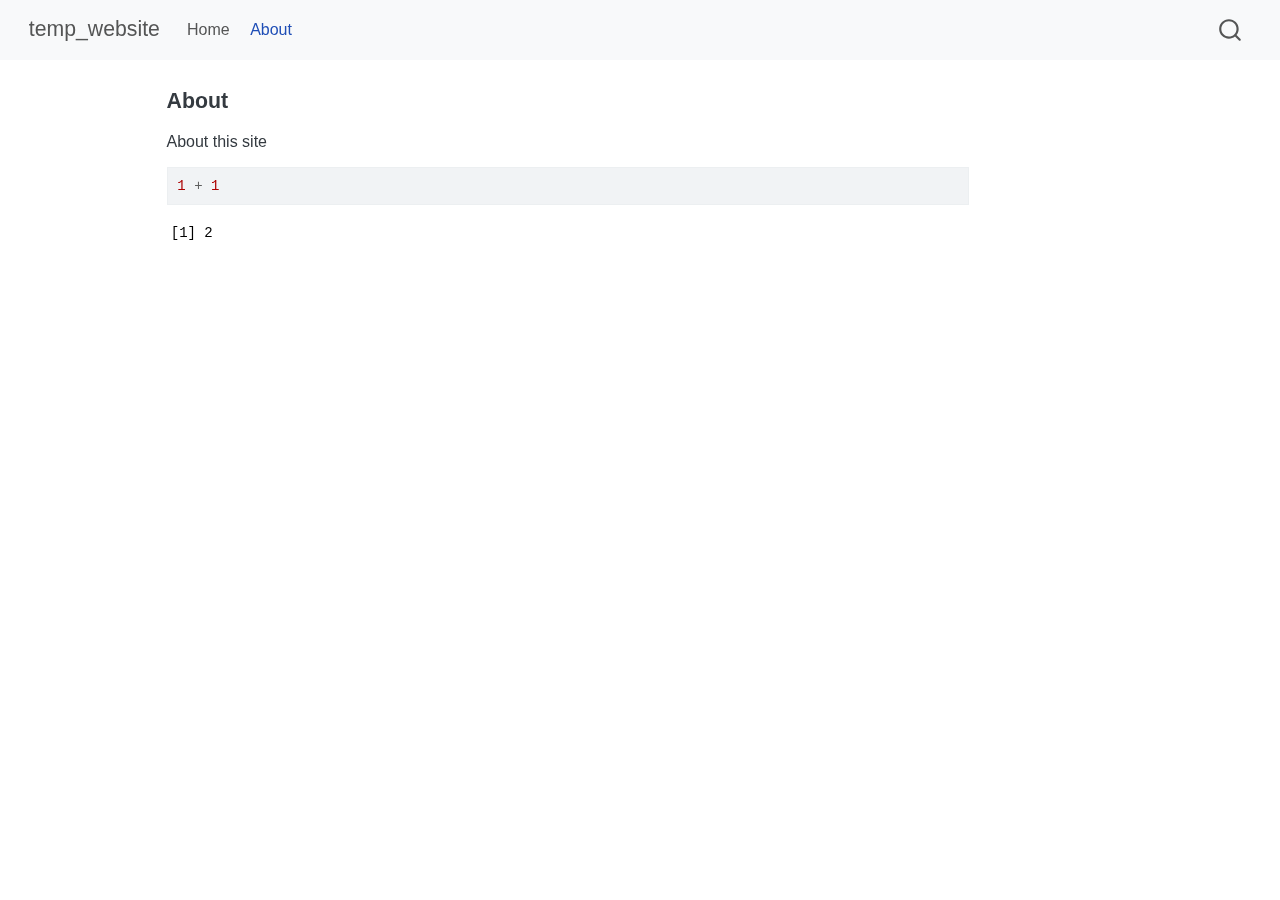
<file: docs/about.html>
<!DOCTYPE html>
<html xmlns="http://www.w3.org/1999/xhtml" lang="en" xml:lang="en"><head>

<meta charset="utf-8">
<meta name="generator" content="quarto-1.7.32">

<meta name="viewport" content="width=device-width, initial-scale=1.0, user-scalable=yes">


<title>About – temp_website</title>
<style>
code{white-space: pre-wrap;}
span.smallcaps{font-variant: small-caps;}
div.columns{display: flex; gap: min(4vw, 1.5em);}
div.column{flex: auto; overflow-x: auto;}
div.hanging-indent{margin-left: 1.5em; text-indent: -1.5em;}
ul.task-list{list-style: none;}
ul.task-list li input[type="checkbox"] {
  width: 0.8em;
  margin: 0 0.8em 0.2em -1em; /* quarto-specific, see https://github.com/quarto-dev/quarto-cli/issues/4556 */ 
  vertical-align: middle;
}
/* CSS for syntax highlighting */
html { -webkit-text-size-adjust: 100%; }
pre > code.sourceCode { white-space: pre; position: relative; }
pre > code.sourceCode > span { display: inline-block; line-height: 1.25; }
pre > code.sourceCode > span:empty { height: 1.2em; }
.sourceCode { overflow: visible; }
code.sourceCode > span { color: inherit; text-decoration: inherit; }
div.sourceCode { margin: 1em 0; }
pre.sourceCode { margin: 0; }
@media screen {
div.sourceCode { overflow: auto; }
}
@media print {
pre > code.sourceCode { white-space: pre-wrap; }
pre > code.sourceCode > span { text-indent: -5em; padding-left: 5em; }
}
pre.numberSource code
  { counter-reset: source-line 0; }
pre.numberSource code > span
  { position: relative; left: -4em; counter-increment: source-line; }
pre.numberSource code > span > a:first-child::before
  { content: counter(source-line);
    position: relative; left: -1em; text-align: right; vertical-align: baseline;
    border: none; display: inline-block;
    -webkit-touch-callout: none; -webkit-user-select: none;
    -khtml-user-select: none; -moz-user-select: none;
    -ms-user-select: none; user-select: none;
    padding: 0 4px; width: 4em;
  }
pre.numberSource { margin-left: 3em;  padding-left: 4px; }
div.sourceCode
  {   }
@media screen {
pre > code.sourceCode > span > a:first-child::before { text-decoration: underline; }
}
</style>


<script src="site_libs/quarto-nav/quarto-nav.js"></script>
<script src="site_libs/quarto-nav/headroom.min.js"></script>
<script src="site_libs/clipboard/clipboard.min.js"></script>
<script src="site_libs/quarto-search/autocomplete.umd.js"></script>
<script src="site_libs/quarto-search/fuse.min.js"></script>
<script src="site_libs/quarto-search/quarto-search.js"></script>
<meta name="quarto:offset" content="./">
<script src="site_libs/quarto-html/quarto.js" type="module"></script>
<script src="site_libs/quarto-html/tabsets/tabsets.js" type="module"></script>
<script src="site_libs/quarto-html/popper.min.js"></script>
<script src="site_libs/quarto-html/tippy.umd.min.js"></script>
<script src="site_libs/quarto-html/anchor.min.js"></script>
<link href="site_libs/quarto-html/tippy.css" rel="stylesheet">
<link href="site_libs/quarto-html/quarto-syntax-highlighting-37eea08aefeeee20ff55810ff984fec1.css" rel="stylesheet" id="quarto-text-highlighting-styles">
<script src="site_libs/bootstrap/bootstrap.min.js"></script>
<link href="site_libs/bootstrap/bootstrap-icons.css" rel="stylesheet">
<link href="site_libs/bootstrap/bootstrap-dfb324f25d9b1687192fa8be62ac8f9c.min.css" rel="stylesheet" append-hash="true" id="quarto-bootstrap" data-mode="light">
<script id="quarto-search-options" type="application/json">{
  "location": "navbar",
  "copy-button": false,
  "collapse-after": 3,
  "panel-placement": "end",
  "type": "overlay",
  "limit": 50,
  "keyboard-shortcut": [
    "f",
    "/",
    "s"
  ],
  "show-item-context": false,
  "language": {
    "search-no-results-text": "No results",
    "search-matching-documents-text": "matching documents",
    "search-copy-link-title": "Copy link to search",
    "search-hide-matches-text": "Hide additional matches",
    "search-more-match-text": "more match in this document",
    "search-more-matches-text": "more matches in this document",
    "search-clear-button-title": "Clear",
    "search-text-placeholder": "",
    "search-detached-cancel-button-title": "Cancel",
    "search-submit-button-title": "Submit",
    "search-label": "Search"
  }
}</script>


<link rel="stylesheet" href="styles.css">
</head>

<body class="nav-fixed quarto-light">

<div id="quarto-search-results"></div>
  <header id="quarto-header" class="headroom fixed-top">
    <nav class="navbar navbar-expand-lg " data-bs-theme="dark">
      <div class="navbar-container container-fluid">
      <div class="navbar-brand-container mx-auto">
    <a class="navbar-brand" href="./index.html">
    <span class="navbar-title">temp_website</span>
    </a>
  </div>
            <div id="quarto-search" class="" title="Search"></div>
          <button class="navbar-toggler" type="button" data-bs-toggle="collapse" data-bs-target="#navbarCollapse" aria-controls="navbarCollapse" role="menu" aria-expanded="false" aria-label="Toggle navigation" onclick="if (window.quartoToggleHeadroom) { window.quartoToggleHeadroom(); }">
  <span class="navbar-toggler-icon"></span>
</button>
          <div class="collapse navbar-collapse" id="navbarCollapse">
            <ul class="navbar-nav navbar-nav-scroll me-auto">
  <li class="nav-item">
    <a class="nav-link" href="./index.html"> 
<span class="menu-text">Home</span></a>
  </li>  
  <li class="nav-item">
    <a class="nav-link active" href="./about.html" aria-current="page"> 
<span class="menu-text">About</span></a>
  </li>  
</ul>
          </div> <!-- /navcollapse -->
            <div class="quarto-navbar-tools">
</div>
      </div> <!-- /container-fluid -->
    </nav>
</header>
<!-- content -->
<div id="quarto-content" class="quarto-container page-columns page-rows-contents page-layout-article page-navbar">
<!-- sidebar -->
<!-- margin-sidebar -->
    <div id="quarto-margin-sidebar" class="sidebar margin-sidebar zindex-bottom">
        
    </div>
<!-- main -->
<main class="content" id="quarto-document-content">

<header id="title-block-header" class="quarto-title-block default">
<div class="quarto-title">
<h1 class="title">About</h1>
</div>



<div class="quarto-title-meta">

    
  
    
  </div>
  


</header>


<p>About this site</p>
<div class="cell">
<div class="sourceCode cell-code" id="cb1"><pre class="sourceCode r code-with-copy"><code class="sourceCode r"><span id="cb1-1"><a href="#cb1-1" aria-hidden="true" tabindex="-1"></a><span class="dv">1</span> <span class="sc">+</span> <span class="dv">1</span></span></code><button title="Copy to Clipboard" class="code-copy-button"><i class="bi"></i></button></pre></div>
<div class="cell-output cell-output-stdout">
<pre><code>[1] 2</code></pre>
</div>
</div>



</main> <!-- /main -->
<script id="quarto-html-after-body" type="application/javascript">
  window.document.addEventListener("DOMContentLoaded", function (event) {
    const icon = "";
    const anchorJS = new window.AnchorJS();
    anchorJS.options = {
      placement: 'right',
      icon: icon
    };
    anchorJS.add('.anchored');
    const isCodeAnnotation = (el) => {
      for (const clz of el.classList) {
        if (clz.startsWith('code-annotation-')) {                     
          return true;
        }
      }
      return false;
    }
    const onCopySuccess = function(e) {
      // button target
      const button = e.trigger;
      // don't keep focus
      button.blur();
      // flash "checked"
      button.classList.add('code-copy-button-checked');
      var currentTitle = button.getAttribute("title");
      button.setAttribute("title", "Copied!");
      let tooltip;
      if (window.bootstrap) {
        button.setAttribute("data-bs-toggle", "tooltip");
        button.setAttribute("data-bs-placement", "left");
        button.setAttribute("data-bs-title", "Copied!");
        tooltip = new bootstrap.Tooltip(button, 
          { trigger: "manual", 
            customClass: "code-copy-button-tooltip",
            offset: [0, -8]});
        tooltip.show();    
      }
      setTimeout(function() {
        if (tooltip) {
          tooltip.hide();
          button.removeAttribute("data-bs-title");
          button.removeAttribute("data-bs-toggle");
          button.removeAttribute("data-bs-placement");
        }
        button.setAttribute("title", currentTitle);
        button.classList.remove('code-copy-button-checked');
      }, 1000);
      // clear code selection
      e.clearSelection();
    }
    const getTextToCopy = function(trigger) {
        const codeEl = trigger.previousElementSibling.cloneNode(true);
        for (const childEl of codeEl.children) {
          if (isCodeAnnotation(childEl)) {
            childEl.remove();
          }
        }
        return codeEl.innerText;
    }
    const clipboard = new window.ClipboardJS('.code-copy-button:not([data-in-quarto-modal])', {
      text: getTextToCopy
    });
    clipboard.on('success', onCopySuccess);
    if (window.document.getElementById('quarto-embedded-source-code-modal')) {
      const clipboardModal = new window.ClipboardJS('.code-copy-button[data-in-quarto-modal]', {
        text: getTextToCopy,
        container: window.document.getElementById('quarto-embedded-source-code-modal')
      });
      clipboardModal.on('success', onCopySuccess);
    }
      var localhostRegex = new RegExp(/^(?:http|https):\/\/localhost\:?[0-9]*\//);
      var mailtoRegex = new RegExp(/^mailto:/);
        var filterRegex = new RegExp('/' + window.location.host + '/');
      var isInternal = (href) => {
          return filterRegex.test(href) || localhostRegex.test(href) || mailtoRegex.test(href);
      }
      // Inspect non-navigation links and adorn them if external
     var links = window.document.querySelectorAll('a[href]:not(.nav-link):not(.navbar-brand):not(.toc-action):not(.sidebar-link):not(.sidebar-item-toggle):not(.pagination-link):not(.no-external):not([aria-hidden]):not(.dropdown-item):not(.quarto-navigation-tool):not(.about-link)');
      for (var i=0; i<links.length; i++) {
        const link = links[i];
        if (!isInternal(link.href)) {
          // undo the damage that might have been done by quarto-nav.js in the case of
          // links that we want to consider external
          if (link.dataset.originalHref !== undefined) {
            link.href = link.dataset.originalHref;
          }
        }
      }
    function tippyHover(el, contentFn, onTriggerFn, onUntriggerFn) {
      const config = {
        allowHTML: true,
        maxWidth: 500,
        delay: 100,
        arrow: false,
        appendTo: function(el) {
            return el.parentElement;
        },
        interactive: true,
        interactiveBorder: 10,
        theme: 'quarto',
        placement: 'bottom-start',
      };
      if (contentFn) {
        config.content = contentFn;
      }
      if (onTriggerFn) {
        config.onTrigger = onTriggerFn;
      }
      if (onUntriggerFn) {
        config.onUntrigger = onUntriggerFn;
      }
      window.tippy(el, config); 
    }
    const noterefs = window.document.querySelectorAll('a[role="doc-noteref"]');
    for (var i=0; i<noterefs.length; i++) {
      const ref = noterefs[i];
      tippyHover(ref, function() {
        // use id or data attribute instead here
        let href = ref.getAttribute('data-footnote-href') || ref.getAttribute('href');
        try { href = new URL(href).hash; } catch {}
        const id = href.replace(/^#\/?/, "");
        const note = window.document.getElementById(id);
        if (note) {
          return note.innerHTML;
        } else {
          return "";
        }
      });
    }
    const xrefs = window.document.querySelectorAll('a.quarto-xref');
    const processXRef = (id, note) => {
      // Strip column container classes
      const stripColumnClz = (el) => {
        el.classList.remove("page-full", "page-columns");
        if (el.children) {
          for (const child of el.children) {
            stripColumnClz(child);
          }
        }
      }
      stripColumnClz(note)
      if (id === null || id.startsWith('sec-')) {
        // Special case sections, only their first couple elements
        const container = document.createElement("div");
        if (note.children && note.children.length > 2) {
          container.appendChild(note.children[0].cloneNode(true));
          for (let i = 1; i < note.children.length; i++) {
            const child = note.children[i];
            if (child.tagName === "P" && child.innerText === "") {
              continue;
            } else {
              container.appendChild(child.cloneNode(true));
              break;
            }
          }
          if (window.Quarto?.typesetMath) {
            window.Quarto.typesetMath(container);
          }
          return container.innerHTML
        } else {
          if (window.Quarto?.typesetMath) {
            window.Quarto.typesetMath(note);
          }
          return note.innerHTML;
        }
      } else {
        // Remove any anchor links if they are present
        const anchorLink = note.querySelector('a.anchorjs-link');
        if (anchorLink) {
          anchorLink.remove();
        }
        if (window.Quarto?.typesetMath) {
          window.Quarto.typesetMath(note);
        }
        if (note.classList.contains("callout")) {
          return note.outerHTML;
        } else {
          return note.innerHTML;
        }
      }
    }
    for (var i=0; i<xrefs.length; i++) {
      const xref = xrefs[i];
      tippyHover(xref, undefined, function(instance) {
        instance.disable();
        let url = xref.getAttribute('href');
        let hash = undefined; 
        if (url.startsWith('#')) {
          hash = url;
        } else {
          try { hash = new URL(url).hash; } catch {}
        }
        if (hash) {
          const id = hash.replace(/^#\/?/, "");
          const note = window.document.getElementById(id);
          if (note !== null) {
            try {
              const html = processXRef(id, note.cloneNode(true));
              instance.setContent(html);
            } finally {
              instance.enable();
              instance.show();
            }
          } else {
            // See if we can fetch this
            fetch(url.split('#')[0])
            .then(res => res.text())
            .then(html => {
              const parser = new DOMParser();
              const htmlDoc = parser.parseFromString(html, "text/html");
              const note = htmlDoc.getElementById(id);
              if (note !== null) {
                const html = processXRef(id, note);
                instance.setContent(html);
              } 
            }).finally(() => {
              instance.enable();
              instance.show();
            });
          }
        } else {
          // See if we can fetch a full url (with no hash to target)
          // This is a special case and we should probably do some content thinning / targeting
          fetch(url)
          .then(res => res.text())
          .then(html => {
            const parser = new DOMParser();
            const htmlDoc = parser.parseFromString(html, "text/html");
            const note = htmlDoc.querySelector('main.content');
            if (note !== null) {
              // This should only happen for chapter cross references
              // (since there is no id in the URL)
              // remove the first header
              if (note.children.length > 0 && note.children[0].tagName === "HEADER") {
                note.children[0].remove();
              }
              const html = processXRef(null, note);
              instance.setContent(html);
            } 
          }).finally(() => {
            instance.enable();
            instance.show();
          });
        }
      }, function(instance) {
      });
    }
        let selectedAnnoteEl;
        const selectorForAnnotation = ( cell, annotation) => {
          let cellAttr = 'data-code-cell="' + cell + '"';
          let lineAttr = 'data-code-annotation="' +  annotation + '"';
          const selector = 'span[' + cellAttr + '][' + lineAttr + ']';
          return selector;
        }
        const selectCodeLines = (annoteEl) => {
          const doc = window.document;
          const targetCell = annoteEl.getAttribute("data-target-cell");
          const targetAnnotation = annoteEl.getAttribute("data-target-annotation");
          const annoteSpan = window.document.querySelector(selectorForAnnotation(targetCell, targetAnnotation));
          const lines = annoteSpan.getAttribute("data-code-lines").split(",");
          const lineIds = lines.map((line) => {
            return targetCell + "-" + line;
          })
          let top = null;
          let height = null;
          let parent = null;
          if (lineIds.length > 0) {
              //compute the position of the single el (top and bottom and make a div)
              const el = window.document.getElementById(lineIds[0]);
              top = el.offsetTop;
              height = el.offsetHeight;
              parent = el.parentElement.parentElement;
            if (lineIds.length > 1) {
              const lastEl = window.document.getElementById(lineIds[lineIds.length - 1]);
              const bottom = lastEl.offsetTop + lastEl.offsetHeight;
              height = bottom - top;
            }
            if (top !== null && height !== null && parent !== null) {
              // cook up a div (if necessary) and position it 
              let div = window.document.getElementById("code-annotation-line-highlight");
              if (div === null) {
                div = window.document.createElement("div");
                div.setAttribute("id", "code-annotation-line-highlight");
                div.style.position = 'absolute';
                parent.appendChild(div);
              }
              div.style.top = top - 2 + "px";
              div.style.height = height + 4 + "px";
              div.style.left = 0;
              let gutterDiv = window.document.getElementById("code-annotation-line-highlight-gutter");
              if (gutterDiv === null) {
                gutterDiv = window.document.createElement("div");
                gutterDiv.setAttribute("id", "code-annotation-line-highlight-gutter");
                gutterDiv.style.position = 'absolute';
                const codeCell = window.document.getElementById(targetCell);
                const gutter = codeCell.querySelector('.code-annotation-gutter');
                gutter.appendChild(gutterDiv);
              }
              gutterDiv.style.top = top - 2 + "px";
              gutterDiv.style.height = height + 4 + "px";
            }
            selectedAnnoteEl = annoteEl;
          }
        };
        const unselectCodeLines = () => {
          const elementsIds = ["code-annotation-line-highlight", "code-annotation-line-highlight-gutter"];
          elementsIds.forEach((elId) => {
            const div = window.document.getElementById(elId);
            if (div) {
              div.remove();
            }
          });
          selectedAnnoteEl = undefined;
        };
          // Handle positioning of the toggle
      window.addEventListener(
        "resize",
        throttle(() => {
          elRect = undefined;
          if (selectedAnnoteEl) {
            selectCodeLines(selectedAnnoteEl);
          }
        }, 10)
      );
      function throttle(fn, ms) {
      let throttle = false;
      let timer;
        return (...args) => {
          if(!throttle) { // first call gets through
              fn.apply(this, args);
              throttle = true;
          } else { // all the others get throttled
              if(timer) clearTimeout(timer); // cancel #2
              timer = setTimeout(() => {
                fn.apply(this, args);
                timer = throttle = false;
              }, ms);
          }
        };
      }
        // Attach click handler to the DT
        const annoteDls = window.document.querySelectorAll('dt[data-target-cell]');
        for (const annoteDlNode of annoteDls) {
          annoteDlNode.addEventListener('click', (event) => {
            const clickedEl = event.target;
            if (clickedEl !== selectedAnnoteEl) {
              unselectCodeLines();
              const activeEl = window.document.querySelector('dt[data-target-cell].code-annotation-active');
              if (activeEl) {
                activeEl.classList.remove('code-annotation-active');
              }
              selectCodeLines(clickedEl);
              clickedEl.classList.add('code-annotation-active');
            } else {
              // Unselect the line
              unselectCodeLines();
              clickedEl.classList.remove('code-annotation-active');
            }
          });
        }
    const findCites = (el) => {
      const parentEl = el.parentElement;
      if (parentEl) {
        const cites = parentEl.dataset.cites;
        if (cites) {
          return {
            el,
            cites: cites.split(' ')
          };
        } else {
          return findCites(el.parentElement)
        }
      } else {
        return undefined;
      }
    };
    var bibliorefs = window.document.querySelectorAll('a[role="doc-biblioref"]');
    for (var i=0; i<bibliorefs.length; i++) {
      const ref = bibliorefs[i];
      const citeInfo = findCites(ref);
      if (citeInfo) {
        tippyHover(citeInfo.el, function() {
          var popup = window.document.createElement('div');
          citeInfo.cites.forEach(function(cite) {
            var citeDiv = window.document.createElement('div');
            citeDiv.classList.add('hanging-indent');
            citeDiv.classList.add('csl-entry');
            var biblioDiv = window.document.getElementById('ref-' + cite);
            if (biblioDiv) {
              citeDiv.innerHTML = biblioDiv.innerHTML;
            }
            popup.appendChild(citeDiv);
          });
          return popup.innerHTML;
        });
      }
    }
  });
  </script>
</div> <!-- /content -->




</body></html>
</file>
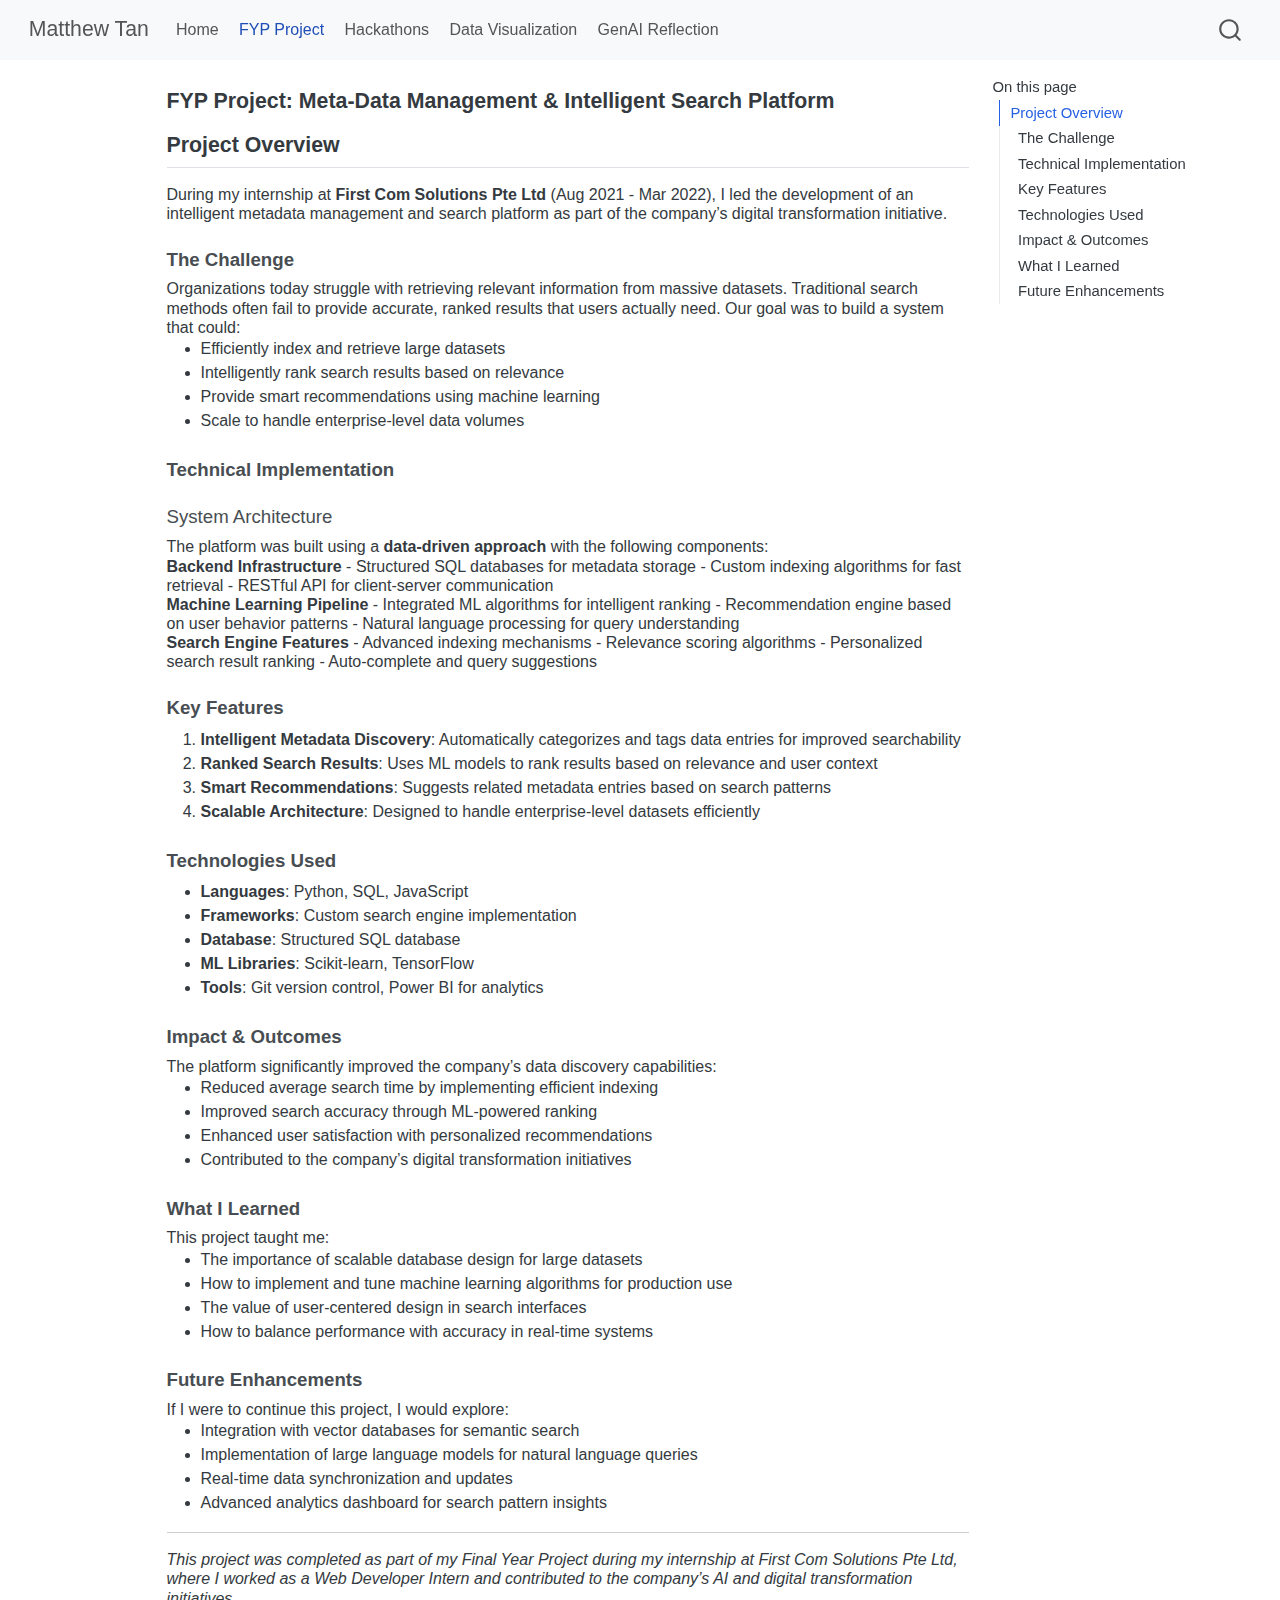
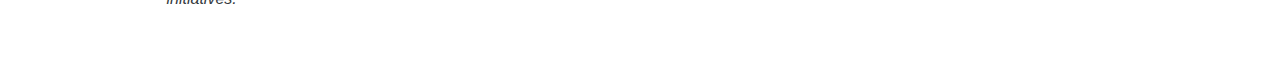
<file: docs/fyp.html>
<!DOCTYPE html>
<html xmlns="http://www.w3.org/1999/xhtml" lang="en" xml:lang="en"><head>

<meta charset="utf-8">
<meta name="generator" content="quarto-1.7.32">

<meta name="viewport" content="width=device-width, initial-scale=1.0, user-scalable=yes">


<title>FYP Project: Meta-Data Management &amp; Intelligent Search Platform – Matthew Tan</title>
<style>
code{white-space: pre-wrap;}
span.smallcaps{font-variant: small-caps;}
div.columns{display: flex; gap: min(4vw, 1.5em);}
div.column{flex: auto; overflow-x: auto;}
div.hanging-indent{margin-left: 1.5em; text-indent: -1.5em;}
ul.task-list{list-style: none;}
ul.task-list li input[type="checkbox"] {
  width: 0.8em;
  margin: 0 0.8em 0.2em -1em; /* quarto-specific, see https://github.com/quarto-dev/quarto-cli/issues/4556 */ 
  vertical-align: middle;
}
</style>


<script src="site_libs/quarto-nav/quarto-nav.js"></script>
<script src="site_libs/quarto-nav/headroom.min.js"></script>
<script src="site_libs/clipboard/clipboard.min.js"></script>
<script src="site_libs/quarto-search/autocomplete.umd.js"></script>
<script src="site_libs/quarto-search/fuse.min.js"></script>
<script src="site_libs/quarto-search/quarto-search.js"></script>
<meta name="quarto:offset" content="./">
<script src="site_libs/quarto-html/quarto.js" type="module"></script>
<script src="site_libs/quarto-html/tabsets/tabsets.js" type="module"></script>
<script src="site_libs/quarto-html/popper.min.js"></script>
<script src="site_libs/quarto-html/tippy.umd.min.js"></script>
<script src="site_libs/quarto-html/anchor.min.js"></script>
<link href="site_libs/quarto-html/tippy.css" rel="stylesheet">
<link href="site_libs/quarto-html/quarto-syntax-highlighting-37eea08aefeeee20ff55810ff984fec1.css" rel="stylesheet" id="quarto-text-highlighting-styles">
<script src="site_libs/bootstrap/bootstrap.min.js"></script>
<link href="site_libs/bootstrap/bootstrap-icons.css" rel="stylesheet">
<link href="site_libs/bootstrap/bootstrap-dfb324f25d9b1687192fa8be62ac8f9c.min.css" rel="stylesheet" append-hash="true" id="quarto-bootstrap" data-mode="light">
<script id="quarto-search-options" type="application/json">{
  "location": "navbar",
  "copy-button": false,
  "collapse-after": 3,
  "panel-placement": "end",
  "type": "overlay",
  "limit": 50,
  "keyboard-shortcut": [
    "f",
    "/",
    "s"
  ],
  "show-item-context": false,
  "language": {
    "search-no-results-text": "No results",
    "search-matching-documents-text": "matching documents",
    "search-copy-link-title": "Copy link to search",
    "search-hide-matches-text": "Hide additional matches",
    "search-more-match-text": "more match in this document",
    "search-more-matches-text": "more matches in this document",
    "search-clear-button-title": "Clear",
    "search-text-placeholder": "",
    "search-detached-cancel-button-title": "Cancel",
    "search-submit-button-title": "Submit",
    "search-label": "Search"
  }
}</script>


<link rel="stylesheet" href="styles.css">
</head>

<body class="nav-fixed quarto-light">

<div id="quarto-search-results"></div>
  <header id="quarto-header" class="headroom fixed-top">
    <nav class="navbar navbar-expand-lg " data-bs-theme="dark">
      <div class="navbar-container container-fluid">
      <div class="navbar-brand-container mx-auto">
    <a class="navbar-brand" href="./index.html">
    <span class="navbar-title">Matthew Tan</span>
    </a>
  </div>
            <div id="quarto-search" class="" title="Search"></div>
          <button class="navbar-toggler" type="button" data-bs-toggle="collapse" data-bs-target="#navbarCollapse" aria-controls="navbarCollapse" role="menu" aria-expanded="false" aria-label="Toggle navigation" onclick="if (window.quartoToggleHeadroom) { window.quartoToggleHeadroom(); }">
  <span class="navbar-toggler-icon"></span>
</button>
          <div class="collapse navbar-collapse" id="navbarCollapse">
            <ul class="navbar-nav navbar-nav-scroll me-auto">
  <li class="nav-item">
    <a class="nav-link" href="./index.html"> 
<span class="menu-text">Home</span></a>
  </li>  
  <li class="nav-item">
    <a class="nav-link active" href="./fyp.html" aria-current="page"> 
<span class="menu-text">FYP Project</span></a>
  </li>  
  <li class="nav-item">
    <a class="nav-link" href="./hackathons.html"> 
<span class="menu-text">Hackathons</span></a>
  </li>  
  <li class="nav-item">
    <a class="nav-link" href="./data-visualization.html"> 
<span class="menu-text">Data Visualization</span></a>
  </li>  
  <li class="nav-item">
    <a class="nav-link" href="./reflection.html"> 
<span class="menu-text">GenAI Reflection</span></a>
  </li>  
</ul>
          </div> <!-- /navcollapse -->
            <div class="quarto-navbar-tools">
</div>
      </div> <!-- /container-fluid -->
    </nav>
</header>
<!-- content -->
<div id="quarto-content" class="quarto-container page-columns page-rows-contents page-layout-article page-navbar">
<!-- sidebar -->
<!-- margin-sidebar -->
    <div id="quarto-margin-sidebar" class="sidebar margin-sidebar">
        <nav id="TOC" role="doc-toc" class="toc-active">
    <h2 id="toc-title">On this page</h2>
   
  <ul>
  <li><a href="#project-overview" id="toc-project-overview" class="nav-link active" data-scroll-target="#project-overview">Project Overview</a>
  <ul class="collapse">
  <li><a href="#the-challenge" id="toc-the-challenge" class="nav-link" data-scroll-target="#the-challenge">The Challenge</a></li>
  <li><a href="#technical-implementation" id="toc-technical-implementation" class="nav-link" data-scroll-target="#technical-implementation">Technical Implementation</a></li>
  <li><a href="#key-features" id="toc-key-features" class="nav-link" data-scroll-target="#key-features">Key Features</a></li>
  <li><a href="#technologies-used" id="toc-technologies-used" class="nav-link" data-scroll-target="#technologies-used">Technologies Used</a></li>
  <li><a href="#impact-outcomes" id="toc-impact-outcomes" class="nav-link" data-scroll-target="#impact-outcomes">Impact &amp; Outcomes</a></li>
  <li><a href="#what-i-learned" id="toc-what-i-learned" class="nav-link" data-scroll-target="#what-i-learned">What I Learned</a></li>
  <li><a href="#future-enhancements" id="toc-future-enhancements" class="nav-link" data-scroll-target="#future-enhancements">Future Enhancements</a></li>
  </ul></li>
  </ul>
</nav>
    </div>
<!-- main -->
<main class="content" id="quarto-document-content">

<header id="title-block-header" class="quarto-title-block default">
<div class="quarto-title">
<h1 class="title">FYP Project: Meta-Data Management &amp; Intelligent Search Platform</h1>
</div>



<div class="quarto-title-meta">

    
  
    
  </div>
  


</header>


<section id="project-overview" class="level2">
<h2 class="anchored" data-anchor-id="project-overview">Project Overview</h2>
<p>During my internship at <strong>First Com Solutions Pte Ltd</strong> (Aug 2021 - Mar 2022), I led the development of an intelligent metadata management and search platform as part of the company’s digital transformation initiative.</p>
<section id="the-challenge" class="level3">
<h3 class="anchored" data-anchor-id="the-challenge">The Challenge</h3>
<p>Organizations today struggle with retrieving relevant information from massive datasets. Traditional search methods often fail to provide accurate, ranked results that users actually need. Our goal was to build a system that could:</p>
<ul>
<li>Efficiently index and retrieve large datasets</li>
<li>Intelligently rank search results based on relevance</li>
<li>Provide smart recommendations using machine learning</li>
<li>Scale to handle enterprise-level data volumes</li>
</ul>
</section>
<section id="technical-implementation" class="level3">
<h3 class="anchored" data-anchor-id="technical-implementation">Technical Implementation</h3>
<section id="system-architecture" class="level4">
<h4 class="anchored" data-anchor-id="system-architecture">System Architecture</h4>
<p>The platform was built using a <strong>data-driven approach</strong> with the following components:</p>
<p><strong>Backend Infrastructure</strong> - Structured SQL databases for metadata storage - Custom indexing algorithms for fast retrieval - RESTful API for client-server communication</p>
<p><strong>Machine Learning Pipeline</strong> - Integrated ML algorithms for intelligent ranking - Recommendation engine based on user behavior patterns - Natural language processing for query understanding</p>
<p><strong>Search Engine Features</strong> - Advanced indexing mechanisms - Relevance scoring algorithms - Personalized search result ranking - Auto-complete and query suggestions</p>
</section>
</section>
<section id="key-features" class="level3">
<h3 class="anchored" data-anchor-id="key-features">Key Features</h3>
<ol type="1">
<li><strong>Intelligent Metadata Discovery</strong>: Automatically categorizes and tags data entries for improved searchability</li>
<li><strong>Ranked Search Results</strong>: Uses ML models to rank results based on relevance and user context</li>
<li><strong>Smart Recommendations</strong>: Suggests related metadata entries based on search patterns</li>
<li><strong>Scalable Architecture</strong>: Designed to handle enterprise-level datasets efficiently</li>
</ol>
</section>
<section id="technologies-used" class="level3">
<h3 class="anchored" data-anchor-id="technologies-used">Technologies Used</h3>
<ul>
<li><strong>Languages</strong>: Python, SQL, JavaScript</li>
<li><strong>Frameworks</strong>: Custom search engine implementation</li>
<li><strong>Database</strong>: Structured SQL database</li>
<li><strong>ML Libraries</strong>: Scikit-learn, TensorFlow</li>
<li><strong>Tools</strong>: Git version control, Power BI for analytics</li>
</ul>
</section>
<section id="impact-outcomes" class="level3">
<h3 class="anchored" data-anchor-id="impact-outcomes">Impact &amp; Outcomes</h3>
<p>The platform significantly improved the company’s data discovery capabilities:</p>
<ul>
<li>Reduced average search time by implementing efficient indexing</li>
<li>Improved search accuracy through ML-powered ranking</li>
<li>Enhanced user satisfaction with personalized recommendations</li>
<li>Contributed to the company’s digital transformation initiatives</li>
</ul>
</section>
<section id="what-i-learned" class="level3">
<h3 class="anchored" data-anchor-id="what-i-learned">What I Learned</h3>
<p>This project taught me:</p>
<ul>
<li>The importance of scalable database design for large datasets</li>
<li>How to implement and tune machine learning algorithms for production use</li>
<li>The value of user-centered design in search interfaces</li>
<li>How to balance performance with accuracy in real-time systems</li>
</ul>
</section>
<section id="future-enhancements" class="level3">
<h3 class="anchored" data-anchor-id="future-enhancements">Future Enhancements</h3>
<p>If I were to continue this project, I would explore:</p>
<ul>
<li>Integration with vector databases for semantic search</li>
<li>Implementation of large language models for natural language queries</li>
<li>Real-time data synchronization and updates</li>
<li>Advanced analytics dashboard for search pattern insights</li>
</ul>
<hr>
<p><em>This project was completed as part of my Final Year Project during my internship at First Com Solutions Pte Ltd, where I worked as a Web Developer Intern and contributed to the company’s AI and digital transformation initiatives.</em></p>


</section>
</section>

</main> <!-- /main -->
<script id="quarto-html-after-body" type="application/javascript">
  window.document.addEventListener("DOMContentLoaded", function (event) {
    const icon = "";
    const anchorJS = new window.AnchorJS();
    anchorJS.options = {
      placement: 'right',
      icon: icon
    };
    anchorJS.add('.anchored');
    const isCodeAnnotation = (el) => {
      for (const clz of el.classList) {
        if (clz.startsWith('code-annotation-')) {                     
          return true;
        }
      }
      return false;
    }
    const onCopySuccess = function(e) {
      // button target
      const button = e.trigger;
      // don't keep focus
      button.blur();
      // flash "checked"
      button.classList.add('code-copy-button-checked');
      var currentTitle = button.getAttribute("title");
      button.setAttribute("title", "Copied!");
      let tooltip;
      if (window.bootstrap) {
        button.setAttribute("data-bs-toggle", "tooltip");
        button.setAttribute("data-bs-placement", "left");
        button.setAttribute("data-bs-title", "Copied!");
        tooltip = new bootstrap.Tooltip(button, 
          { trigger: "manual", 
            customClass: "code-copy-button-tooltip",
            offset: [0, -8]});
        tooltip.show();    
      }
      setTimeout(function() {
        if (tooltip) {
          tooltip.hide();
          button.removeAttribute("data-bs-title");
          button.removeAttribute("data-bs-toggle");
          button.removeAttribute("data-bs-placement");
        }
        button.setAttribute("title", currentTitle);
        button.classList.remove('code-copy-button-checked');
      }, 1000);
      // clear code selection
      e.clearSelection();
    }
    const getTextToCopy = function(trigger) {
        const codeEl = trigger.previousElementSibling.cloneNode(true);
        for (const childEl of codeEl.children) {
          if (isCodeAnnotation(childEl)) {
            childEl.remove();
          }
        }
        return codeEl.innerText;
    }
    const clipboard = new window.ClipboardJS('.code-copy-button:not([data-in-quarto-modal])', {
      text: getTextToCopy
    });
    clipboard.on('success', onCopySuccess);
    if (window.document.getElementById('quarto-embedded-source-code-modal')) {
      const clipboardModal = new window.ClipboardJS('.code-copy-button[data-in-quarto-modal]', {
        text: getTextToCopy,
        container: window.document.getElementById('quarto-embedded-source-code-modal')
      });
      clipboardModal.on('success', onCopySuccess);
    }
      var localhostRegex = new RegExp(/^(?:http|https):\/\/localhost\:?[0-9]*\//);
      var mailtoRegex = new RegExp(/^mailto:/);
        var filterRegex = new RegExp('/' + window.location.host + '/');
      var isInternal = (href) => {
          return filterRegex.test(href) || localhostRegex.test(href) || mailtoRegex.test(href);
      }
      // Inspect non-navigation links and adorn them if external
     var links = window.document.querySelectorAll('a[href]:not(.nav-link):not(.navbar-brand):not(.toc-action):not(.sidebar-link):not(.sidebar-item-toggle):not(.pagination-link):not(.no-external):not([aria-hidden]):not(.dropdown-item):not(.quarto-navigation-tool):not(.about-link)');
      for (var i=0; i<links.length; i++) {
        const link = links[i];
        if (!isInternal(link.href)) {
          // undo the damage that might have been done by quarto-nav.js in the case of
          // links that we want to consider external
          if (link.dataset.originalHref !== undefined) {
            link.href = link.dataset.originalHref;
          }
        }
      }
    function tippyHover(el, contentFn, onTriggerFn, onUntriggerFn) {
      const config = {
        allowHTML: true,
        maxWidth: 500,
        delay: 100,
        arrow: false,
        appendTo: function(el) {
            return el.parentElement;
        },
        interactive: true,
        interactiveBorder: 10,
        theme: 'quarto',
        placement: 'bottom-start',
      };
      if (contentFn) {
        config.content = contentFn;
      }
      if (onTriggerFn) {
        config.onTrigger = onTriggerFn;
      }
      if (onUntriggerFn) {
        config.onUntrigger = onUntriggerFn;
      }
      window.tippy(el, config); 
    }
    const noterefs = window.document.querySelectorAll('a[role="doc-noteref"]');
    for (var i=0; i<noterefs.length; i++) {
      const ref = noterefs[i];
      tippyHover(ref, function() {
        // use id or data attribute instead here
        let href = ref.getAttribute('data-footnote-href') || ref.getAttribute('href');
        try { href = new URL(href).hash; } catch {}
        const id = href.replace(/^#\/?/, "");
        const note = window.document.getElementById(id);
        if (note) {
          return note.innerHTML;
        } else {
          return "";
        }
      });
    }
    const xrefs = window.document.querySelectorAll('a.quarto-xref');
    const processXRef = (id, note) => {
      // Strip column container classes
      const stripColumnClz = (el) => {
        el.classList.remove("page-full", "page-columns");
        if (el.children) {
          for (const child of el.children) {
            stripColumnClz(child);
          }
        }
      }
      stripColumnClz(note)
      if (id === null || id.startsWith('sec-')) {
        // Special case sections, only their first couple elements
        const container = document.createElement("div");
        if (note.children && note.children.length > 2) {
          container.appendChild(note.children[0].cloneNode(true));
          for (let i = 1; i < note.children.length; i++) {
            const child = note.children[i];
            if (child.tagName === "P" && child.innerText === "") {
              continue;
            } else {
              container.appendChild(child.cloneNode(true));
              break;
            }
          }
          if (window.Quarto?.typesetMath) {
            window.Quarto.typesetMath(container);
          }
          return container.innerHTML
        } else {
          if (window.Quarto?.typesetMath) {
            window.Quarto.typesetMath(note);
          }
          return note.innerHTML;
        }
      } else {
        // Remove any anchor links if they are present
        const anchorLink = note.querySelector('a.anchorjs-link');
        if (anchorLink) {
          anchorLink.remove();
        }
        if (window.Quarto?.typesetMath) {
          window.Quarto.typesetMath(note);
        }
        if (note.classList.contains("callout")) {
          return note.outerHTML;
        } else {
          return note.innerHTML;
        }
      }
    }
    for (var i=0; i<xrefs.length; i++) {
      const xref = xrefs[i];
      tippyHover(xref, undefined, function(instance) {
        instance.disable();
        let url = xref.getAttribute('href');
        let hash = undefined; 
        if (url.startsWith('#')) {
          hash = url;
        } else {
          try { hash = new URL(url).hash; } catch {}
        }
        if (hash) {
          const id = hash.replace(/^#\/?/, "");
          const note = window.document.getElementById(id);
          if (note !== null) {
            try {
              const html = processXRef(id, note.cloneNode(true));
              instance.setContent(html);
            } finally {
              instance.enable();
              instance.show();
            }
          } else {
            // See if we can fetch this
            fetch(url.split('#')[0])
            .then(res => res.text())
            .then(html => {
              const parser = new DOMParser();
              const htmlDoc = parser.parseFromString(html, "text/html");
              const note = htmlDoc.getElementById(id);
              if (note !== null) {
                const html = processXRef(id, note);
                instance.setContent(html);
              } 
            }).finally(() => {
              instance.enable();
              instance.show();
            });
          }
        } else {
          // See if we can fetch a full url (with no hash to target)
          // This is a special case and we should probably do some content thinning / targeting
          fetch(url)
          .then(res => res.text())
          .then(html => {
            const parser = new DOMParser();
            const htmlDoc = parser.parseFromString(html, "text/html");
            const note = htmlDoc.querySelector('main.content');
            if (note !== null) {
              // This should only happen for chapter cross references
              // (since there is no id in the URL)
              // remove the first header
              if (note.children.length > 0 && note.children[0].tagName === "HEADER") {
                note.children[0].remove();
              }
              const html = processXRef(null, note);
              instance.setContent(html);
            } 
          }).finally(() => {
            instance.enable();
            instance.show();
          });
        }
      }, function(instance) {
      });
    }
        let selectedAnnoteEl;
        const selectorForAnnotation = ( cell, annotation) => {
          let cellAttr = 'data-code-cell="' + cell + '"';
          let lineAttr = 'data-code-annotation="' +  annotation + '"';
          const selector = 'span[' + cellAttr + '][' + lineAttr + ']';
          return selector;
        }
        const selectCodeLines = (annoteEl) => {
          const doc = window.document;
          const targetCell = annoteEl.getAttribute("data-target-cell");
          const targetAnnotation = annoteEl.getAttribute("data-target-annotation");
          const annoteSpan = window.document.querySelector(selectorForAnnotation(targetCell, targetAnnotation));
          const lines = annoteSpan.getAttribute("data-code-lines").split(",");
          const lineIds = lines.map((line) => {
            return targetCell + "-" + line;
          })
          let top = null;
          let height = null;
          let parent = null;
          if (lineIds.length > 0) {
              //compute the position of the single el (top and bottom and make a div)
              const el = window.document.getElementById(lineIds[0]);
              top = el.offsetTop;
              height = el.offsetHeight;
              parent = el.parentElement.parentElement;
            if (lineIds.length > 1) {
              const lastEl = window.document.getElementById(lineIds[lineIds.length - 1]);
              const bottom = lastEl.offsetTop + lastEl.offsetHeight;
              height = bottom - top;
            }
            if (top !== null && height !== null && parent !== null) {
              // cook up a div (if necessary) and position it 
              let div = window.document.getElementById("code-annotation-line-highlight");
              if (div === null) {
                div = window.document.createElement("div");
                div.setAttribute("id", "code-annotation-line-highlight");
                div.style.position = 'absolute';
                parent.appendChild(div);
              }
              div.style.top = top - 2 + "px";
              div.style.height = height + 4 + "px";
              div.style.left = 0;
              let gutterDiv = window.document.getElementById("code-annotation-line-highlight-gutter");
              if (gutterDiv === null) {
                gutterDiv = window.document.createElement("div");
                gutterDiv.setAttribute("id", "code-annotation-line-highlight-gutter");
                gutterDiv.style.position = 'absolute';
                const codeCell = window.document.getElementById(targetCell);
                const gutter = codeCell.querySelector('.code-annotation-gutter');
                gutter.appendChild(gutterDiv);
              }
              gutterDiv.style.top = top - 2 + "px";
              gutterDiv.style.height = height + 4 + "px";
            }
            selectedAnnoteEl = annoteEl;
          }
        };
        const unselectCodeLines = () => {
          const elementsIds = ["code-annotation-line-highlight", "code-annotation-line-highlight-gutter"];
          elementsIds.forEach((elId) => {
            const div = window.document.getElementById(elId);
            if (div) {
              div.remove();
            }
          });
          selectedAnnoteEl = undefined;
        };
          // Handle positioning of the toggle
      window.addEventListener(
        "resize",
        throttle(() => {
          elRect = undefined;
          if (selectedAnnoteEl) {
            selectCodeLines(selectedAnnoteEl);
          }
        }, 10)
      );
      function throttle(fn, ms) {
      let throttle = false;
      let timer;
        return (...args) => {
          if(!throttle) { // first call gets through
              fn.apply(this, args);
              throttle = true;
          } else { // all the others get throttled
              if(timer) clearTimeout(timer); // cancel #2
              timer = setTimeout(() => {
                fn.apply(this, args);
                timer = throttle = false;
              }, ms);
          }
        };
      }
        // Attach click handler to the DT
        const annoteDls = window.document.querySelectorAll('dt[data-target-cell]');
        for (const annoteDlNode of annoteDls) {
          annoteDlNode.addEventListener('click', (event) => {
            const clickedEl = event.target;
            if (clickedEl !== selectedAnnoteEl) {
              unselectCodeLines();
              const activeEl = window.document.querySelector('dt[data-target-cell].code-annotation-active');
              if (activeEl) {
                activeEl.classList.remove('code-annotation-active');
              }
              selectCodeLines(clickedEl);
              clickedEl.classList.add('code-annotation-active');
            } else {
              // Unselect the line
              unselectCodeLines();
              clickedEl.classList.remove('code-annotation-active');
            }
          });
        }
    const findCites = (el) => {
      const parentEl = el.parentElement;
      if (parentEl) {
        const cites = parentEl.dataset.cites;
        if (cites) {
          return {
            el,
            cites: cites.split(' ')
          };
        } else {
          return findCites(el.parentElement)
        }
      } else {
        return undefined;
      }
    };
    var bibliorefs = window.document.querySelectorAll('a[role="doc-biblioref"]');
    for (var i=0; i<bibliorefs.length; i++) {
      const ref = bibliorefs[i];
      const citeInfo = findCites(ref);
      if (citeInfo) {
        tippyHover(citeInfo.el, function() {
          var popup = window.document.createElement('div');
          citeInfo.cites.forEach(function(cite) {
            var citeDiv = window.document.createElement('div');
            citeDiv.classList.add('hanging-indent');
            citeDiv.classList.add('csl-entry');
            var biblioDiv = window.document.getElementById('ref-' + cite);
            if (biblioDiv) {
              citeDiv.innerHTML = biblioDiv.innerHTML;
            }
            popup.appendChild(citeDiv);
          });
          return popup.innerHTML;
        });
      }
    }
  });
  </script>
</div> <!-- /content -->




</body></html>
</file>
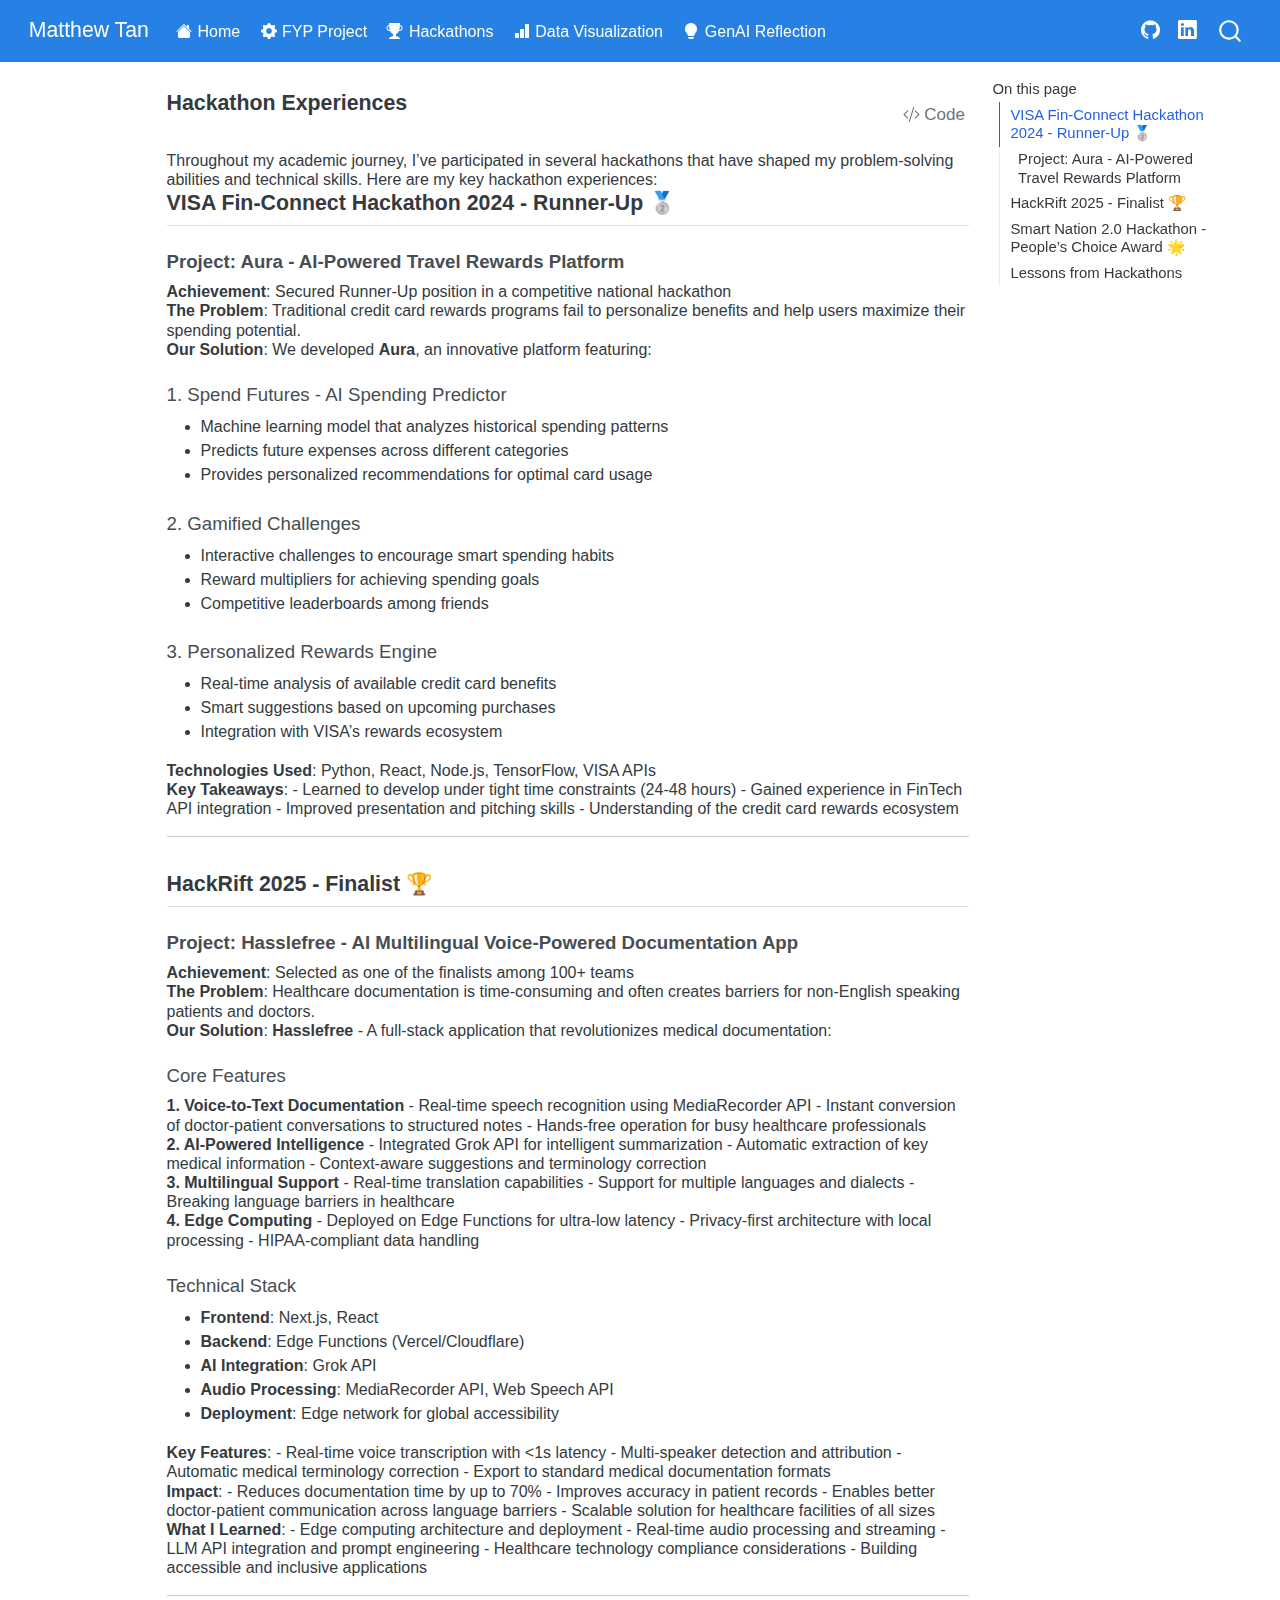
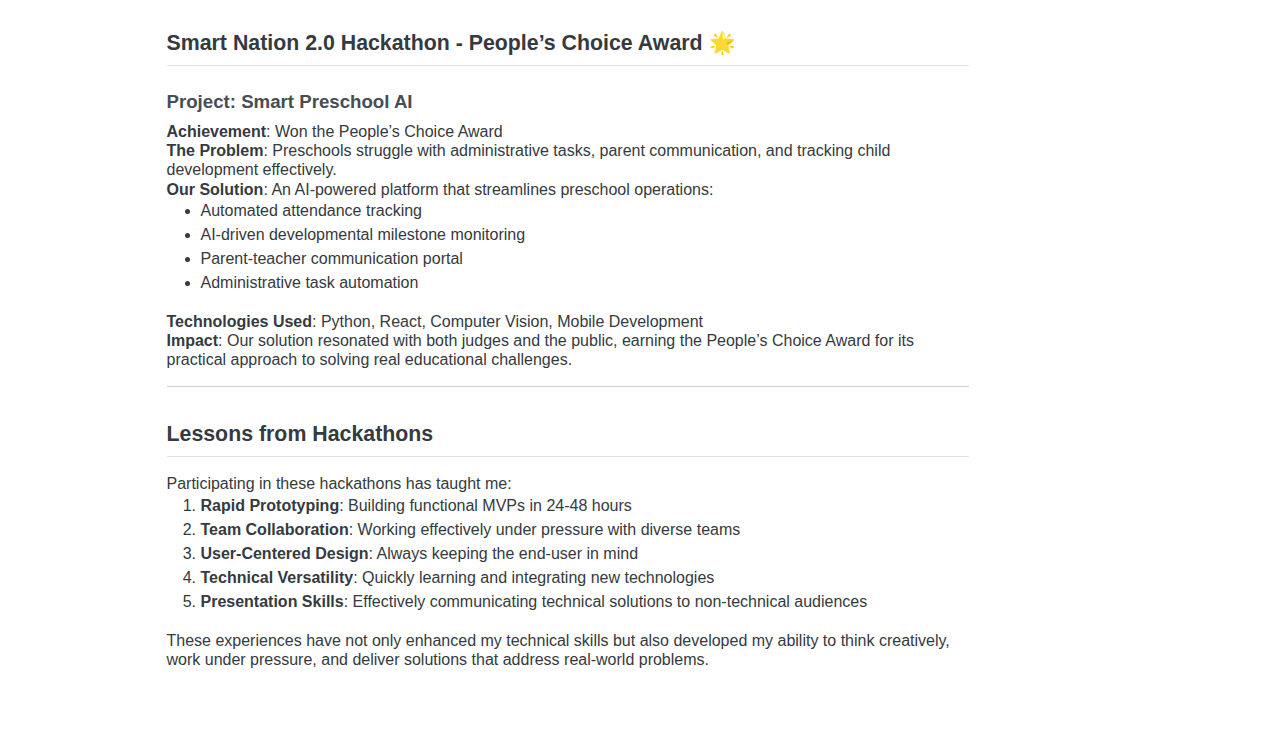
<file: docs/hackathons.html>
<!DOCTYPE html>
<html xmlns="http://www.w3.org/1999/xhtml" lang="en" xml:lang="en"><head>

<meta charset="utf-8">
<meta name="generator" content="quarto-1.7.32">

<meta name="viewport" content="width=device-width, initial-scale=1.0, user-scalable=yes">


<title>Hackathon Experiences – Matthew Tan</title>
<style>
code{white-space: pre-wrap;}
span.smallcaps{font-variant: small-caps;}
div.columns{display: flex; gap: min(4vw, 1.5em);}
div.column{flex: auto; overflow-x: auto;}
div.hanging-indent{margin-left: 1.5em; text-indent: -1.5em;}
ul.task-list{list-style: none;}
ul.task-list li input[type="checkbox"] {
  width: 0.8em;
  margin: 0 0.8em 0.2em -1em; /* quarto-specific, see https://github.com/quarto-dev/quarto-cli/issues/4556 */ 
  vertical-align: middle;
}
/* CSS for syntax highlighting */
html { -webkit-text-size-adjust: 100%; }
pre > code.sourceCode { white-space: pre; position: relative; }
pre > code.sourceCode > span { display: inline-block; line-height: 1.25; }
pre > code.sourceCode > span:empty { height: 1.2em; }
.sourceCode { overflow: visible; }
code.sourceCode > span { color: inherit; text-decoration: inherit; }
div.sourceCode { margin: 1em 0; }
pre.sourceCode { margin: 0; }
@media screen {
div.sourceCode { overflow: auto; }
}
@media print {
pre > code.sourceCode { white-space: pre-wrap; }
pre > code.sourceCode > span { text-indent: -5em; padding-left: 5em; }
}
pre.numberSource code
  { counter-reset: source-line 0; }
pre.numberSource code > span
  { position: relative; left: -4em; counter-increment: source-line; }
pre.numberSource code > span > a:first-child::before
  { content: counter(source-line);
    position: relative; left: -1em; text-align: right; vertical-align: baseline;
    border: none; display: inline-block;
    -webkit-touch-callout: none; -webkit-user-select: none;
    -khtml-user-select: none; -moz-user-select: none;
    -ms-user-select: none; user-select: none;
    padding: 0 4px; width: 4em;
  }
pre.numberSource { margin-left: 3em;  padding-left: 4px; }
div.sourceCode
  {   }
@media screen {
pre > code.sourceCode > span > a:first-child::before { text-decoration: underline; }
}
</style>


<script src="site_libs/quarto-nav/quarto-nav.js"></script>
<script src="site_libs/quarto-nav/headroom.min.js"></script>
<script src="site_libs/clipboard/clipboard.min.js"></script>
<script src="site_libs/quarto-search/autocomplete.umd.js"></script>
<script src="site_libs/quarto-search/fuse.min.js"></script>
<script src="site_libs/quarto-search/quarto-search.js"></script>
<meta name="quarto:offset" content="./">
<link href="./matt.jpg" rel="icon" type="image/jpeg">
<script src="site_libs/quarto-html/quarto.js" type="module"></script>
<script src="site_libs/quarto-html/tabsets/tabsets.js" type="module"></script>
<script src="site_libs/quarto-html/popper.min.js"></script>
<script src="site_libs/quarto-html/tippy.umd.min.js"></script>
<script src="site_libs/quarto-html/anchor.min.js"></script>
<link href="site_libs/quarto-html/tippy.css" rel="stylesheet">
<link href="site_libs/quarto-html/quarto-syntax-highlighting-37eea08aefeeee20ff55810ff984fec1.css" rel="stylesheet" id="quarto-text-highlighting-styles">
<script src="site_libs/bootstrap/bootstrap.min.js"></script>
<link href="site_libs/bootstrap/bootstrap-icons.css" rel="stylesheet">
<link href="site_libs/bootstrap/bootstrap-b3aed8deb8408878d0e4e165d993d59e.min.css" rel="stylesheet" append-hash="true" id="quarto-bootstrap" data-mode="light">
<script id="quarto-search-options" type="application/json">{
  "location": "navbar",
  "copy-button": false,
  "collapse-after": 3,
  "panel-placement": "end",
  "type": "overlay",
  "limit": 50,
  "keyboard-shortcut": [
    "f",
    "/",
    "s"
  ],
  "show-item-context": false,
  "language": {
    "search-no-results-text": "No results",
    "search-matching-documents-text": "matching documents",
    "search-copy-link-title": "Copy link to search",
    "search-hide-matches-text": "Hide additional matches",
    "search-more-match-text": "more match in this document",
    "search-more-matches-text": "more matches in this document",
    "search-clear-button-title": "Clear",
    "search-text-placeholder": "",
    "search-detached-cancel-button-title": "Cancel",
    "search-submit-button-title": "Submit",
    "search-label": "Search"
  }
}</script>
<style>html{ scroll-behavior: smooth; }</style>


<link rel="stylesheet" href="styles.css">
</head>

<body class="nav-fixed quarto-light">

<div id="quarto-search-results"></div>
  <header id="quarto-header" class="headroom fixed-top">
    <nav class="navbar navbar-expand-lg " data-bs-theme="dark">
      <div class="navbar-container container-fluid">
      <div class="navbar-brand-container mx-auto">
    <a class="navbar-brand" href="./index.html">
    <span class="navbar-title">Matthew Tan</span>
    </a>
  </div>
            <div id="quarto-search" class="" title="Search"></div>
          <button class="navbar-toggler" type="button" data-bs-toggle="collapse" data-bs-target="#navbarCollapse" aria-controls="navbarCollapse" role="menu" aria-expanded="false" aria-label="Toggle navigation" onclick="if (window.quartoToggleHeadroom) { window.quartoToggleHeadroom(); }">
  <span class="navbar-toggler-icon"></span>
</button>
          <div class="collapse navbar-collapse" id="navbarCollapse">
            <ul class="navbar-nav navbar-nav-scroll me-auto">
  <li class="nav-item">
    <a class="nav-link" href="./index.html"> <i class="bi bi-house-fill" role="img">
</i> 
<span class="menu-text">Home</span></a>
  </li>  
  <li class="nav-item">
    <a class="nav-link" href="./fyp.html"> <i class="bi bi-gear-fill" role="img">
</i> 
<span class="menu-text">FYP Project</span></a>
  </li>  
  <li class="nav-item">
    <a class="nav-link active" href="./hackathons.html" aria-current="page"> <i class="bi bi-trophy-fill" role="img">
</i> 
<span class="menu-text">Hackathons</span></a>
  </li>  
  <li class="nav-item">
    <a class="nav-link" href="./data-visualization.html"> <i class="bi bi-bar-chart-fill" role="img">
</i> 
<span class="menu-text">Data Visualization</span></a>
  </li>  
  <li class="nav-item">
    <a class="nav-link" href="./reflection.html"> <i class="bi bi-lightbulb-fill" role="img">
</i> 
<span class="menu-text">GenAI Reflection</span></a>
  </li>  
</ul>
            <ul class="navbar-nav navbar-nav-scroll ms-auto">
  <li class="nav-item compact">
    <a class="nav-link" href="https://github.com/itsmatthewtan"> <i class="bi bi-github" role="img">
</i> 
<span class="menu-text"></span></a>
  </li>  
  <li class="nav-item compact">
    <a class="nav-link" href="https://www.linkedin.com/in/matthew-tan-104773225"> <i class="bi bi-linkedin" role="img">
</i> 
<span class="menu-text"></span></a>
  </li>  
</ul>
          </div> <!-- /navcollapse -->
            <div class="quarto-navbar-tools">
</div>
      </div> <!-- /container-fluid -->
    </nav>
</header>
<!-- content -->
<div id="quarto-content" class="quarto-container page-columns page-rows-contents page-layout-article page-navbar">
<!-- sidebar -->
<!-- margin-sidebar -->
    <div id="quarto-margin-sidebar" class="sidebar margin-sidebar">
        <nav id="TOC" role="doc-toc" class="toc-active">
    <h2 id="toc-title">On this page</h2>
   
  <ul>
  <li><a href="#visa-fin-connect-hackathon-2024---runner-up" id="toc-visa-fin-connect-hackathon-2024---runner-up" class="nav-link active" data-scroll-target="#visa-fin-connect-hackathon-2024---runner-up">VISA Fin-Connect Hackathon 2024 - Runner-Up 🥈</a>
  <ul class="collapse">
  <li><a href="#project-aura---ai-powered-travel-rewards-platform" id="toc-project-aura---ai-powered-travel-rewards-platform" class="nav-link" data-scroll-target="#project-aura---ai-powered-travel-rewards-platform">Project: Aura - AI-Powered Travel Rewards Platform</a></li>
  </ul></li>
  <li><a href="#hackrift-2025---finalist" id="toc-hackrift-2025---finalist" class="nav-link" data-scroll-target="#hackrift-2025---finalist">HackRift 2025 - Finalist 🏆</a>
  <ul class="collapse">
  <li><a href="#project-hasslefree---ai-multilingual-voice-powered-documentation-app" id="toc-project-hasslefree---ai-multilingual-voice-powered-documentation-app" class="nav-link" data-scroll-target="#project-hasslefree---ai-multilingual-voice-powered-documentation-app">Project: Hasslefree - AI Multilingual Voice-Powered Documentation App</a></li>
  </ul></li>
  <li><a href="#smart-nation-2.0-hackathon---peoples-choice-award" id="toc-smart-nation-2.0-hackathon---peoples-choice-award" class="nav-link" data-scroll-target="#smart-nation-2.0-hackathon---peoples-choice-award">Smart Nation 2.0 Hackathon - People’s Choice Award 🌟</a>
  <ul class="collapse">
  <li><a href="#project-smart-preschool-ai" id="toc-project-smart-preschool-ai" class="nav-link" data-scroll-target="#project-smart-preschool-ai">Project: Smart Preschool AI</a></li>
  </ul></li>
  <li><a href="#lessons-from-hackathons" id="toc-lessons-from-hackathons" class="nav-link" data-scroll-target="#lessons-from-hackathons">Lessons from Hackathons</a></li>
  </ul>
</nav>
    </div>
<!-- main -->
<main class="content" id="quarto-document-content">

<header id="title-block-header" class="quarto-title-block default">
<div class="quarto-title">
<div class="quarto-title-block"><div><h1 class="title">Hackathon Experiences</h1><button type="button" class="btn code-tools-button" id="quarto-code-tools-source"><i class="bi"></i> Code</button></div></div>
</div>



<div class="quarto-title-meta">

    
  
    
  </div>
  


</header>


<p>Throughout my academic journey, I’ve participated in several hackathons that have shaped my problem-solving abilities and technical skills. Here are my key hackathon experiences:</p>
<section id="visa-fin-connect-hackathon-2024---runner-up" class="level2">
<h2 class="anchored" data-anchor-id="visa-fin-connect-hackathon-2024---runner-up">VISA Fin-Connect Hackathon 2024 - Runner-Up 🥈</h2>
<section id="project-aura---ai-powered-travel-rewards-platform" class="level3">
<h3 class="anchored" data-anchor-id="project-aura---ai-powered-travel-rewards-platform">Project: Aura - AI-Powered Travel Rewards Platform</h3>
<p><strong>Achievement</strong>: Secured Runner-Up position in a competitive national hackathon</p>
<p><strong>The Problem</strong>: Traditional credit card rewards programs fail to personalize benefits and help users maximize their spending potential.</p>
<p><strong>Our Solution</strong>: We developed <strong>Aura</strong>, an innovative platform featuring:</p>
<section id="spend-futures---ai-spending-predictor" class="level4">
<h4 class="anchored" data-anchor-id="spend-futures---ai-spending-predictor">1. Spend Futures - AI Spending Predictor</h4>
<ul>
<li>Machine learning model that analyzes historical spending patterns</li>
<li>Predicts future expenses across different categories</li>
<li>Provides personalized recommendations for optimal card usage</li>
</ul>
</section>
<section id="gamified-challenges" class="level4">
<h4 class="anchored" data-anchor-id="gamified-challenges">2. Gamified Challenges</h4>
<ul>
<li>Interactive challenges to encourage smart spending habits</li>
<li>Reward multipliers for achieving spending goals</li>
<li>Competitive leaderboards among friends</li>
</ul>
</section>
<section id="personalized-rewards-engine" class="level4">
<h4 class="anchored" data-anchor-id="personalized-rewards-engine">3. Personalized Rewards Engine</h4>
<ul>
<li>Real-time analysis of available credit card benefits</li>
<li>Smart suggestions based on upcoming purchases</li>
<li>Integration with VISA’s rewards ecosystem</li>
</ul>
<p><strong>Technologies Used</strong>: Python, React, Node.js, TensorFlow, VISA APIs</p>
<p><strong>Key Takeaways</strong>: - Learned to develop under tight time constraints (24-48 hours) - Gained experience in FinTech API integration - Improved presentation and pitching skills - Understanding of the credit card rewards ecosystem</p>
<hr>
</section>
</section>
</section>
<section id="hackrift-2025---finalist" class="level2">
<h2 class="anchored" data-anchor-id="hackrift-2025---finalist">HackRift 2025 - Finalist 🏆</h2>
<section id="project-hasslefree---ai-multilingual-voice-powered-documentation-app" class="level3">
<h3 class="anchored" data-anchor-id="project-hasslefree---ai-multilingual-voice-powered-documentation-app">Project: Hasslefree - AI Multilingual Voice-Powered Documentation App</h3>
<p><strong>Achievement</strong>: Selected as one of the finalists among 100+ teams</p>
<p><strong>The Problem</strong>: Healthcare documentation is time-consuming and often creates barriers for non-English speaking patients and doctors.</p>
<p><strong>Our Solution</strong>: <strong>Hasslefree</strong> - A full-stack application that revolutionizes medical documentation:</p>
<section id="core-features" class="level4">
<h4 class="anchored" data-anchor-id="core-features">Core Features</h4>
<p><strong>1. Voice-to-Text Documentation</strong> - Real-time speech recognition using MediaRecorder API - Instant conversion of doctor-patient conversations to structured notes - Hands-free operation for busy healthcare professionals</p>
<p><strong>2. AI-Powered Intelligence</strong> - Integrated Grok API for intelligent summarization - Automatic extraction of key medical information - Context-aware suggestions and terminology correction</p>
<p><strong>3. Multilingual Support</strong> - Real-time translation capabilities - Support for multiple languages and dialects - Breaking language barriers in healthcare</p>
<p><strong>4. Edge Computing</strong> - Deployed on Edge Functions for ultra-low latency - Privacy-first architecture with local processing - HIPAA-compliant data handling</p>
</section>
<section id="technical-stack" class="level4">
<h4 class="anchored" data-anchor-id="technical-stack">Technical Stack</h4>
<ul>
<li><strong>Frontend</strong>: Next.js, React</li>
<li><strong>Backend</strong>: Edge Functions (Vercel/Cloudflare)</li>
<li><strong>AI Integration</strong>: Grok API</li>
<li><strong>Audio Processing</strong>: MediaRecorder API, Web Speech API</li>
<li><strong>Deployment</strong>: Edge network for global accessibility</li>
</ul>
<p><strong>Key Features</strong>: - Real-time voice transcription with &lt;1s latency - Multi-speaker detection and attribution - Automatic medical terminology correction - Export to standard medical documentation formats</p>
<p><strong>Impact</strong>: - Reduces documentation time by up to 70% - Improves accuracy in patient records - Enables better doctor-patient communication across language barriers - Scalable solution for healthcare facilities of all sizes</p>
<p><strong>What I Learned</strong>: - Edge computing architecture and deployment - Real-time audio processing and streaming - LLM API integration and prompt engineering - Healthcare technology compliance considerations - Building accessible and inclusive applications</p>
<hr>
</section>
</section>
</section>
<section id="smart-nation-2.0-hackathon---peoples-choice-award" class="level2">
<h2 class="anchored" data-anchor-id="smart-nation-2.0-hackathon---peoples-choice-award">Smart Nation 2.0 Hackathon - People’s Choice Award 🌟</h2>
<section id="project-smart-preschool-ai" class="level3">
<h3 class="anchored" data-anchor-id="project-smart-preschool-ai">Project: Smart Preschool AI</h3>
<p><strong>Achievement</strong>: Won the People’s Choice Award</p>
<p><strong>The Problem</strong>: Preschools struggle with administrative tasks, parent communication, and tracking child development effectively.</p>
<p><strong>Our Solution</strong>: An AI-powered platform that streamlines preschool operations:</p>
<ul>
<li>Automated attendance tracking</li>
<li>AI-driven developmental milestone monitoring</li>
<li>Parent-teacher communication portal</li>
<li>Administrative task automation</li>
</ul>
<p><strong>Technologies Used</strong>: Python, React, Computer Vision, Mobile Development</p>
<p><strong>Impact</strong>: Our solution resonated with both judges and the public, earning the People’s Choice Award for its practical approach to solving real educational challenges.</p>
<hr>
</section>
</section>
<section id="lessons-from-hackathons" class="level2">
<h2 class="anchored" data-anchor-id="lessons-from-hackathons">Lessons from Hackathons</h2>
<p>Participating in these hackathons has taught me:</p>
<ol type="1">
<li><strong>Rapid Prototyping</strong>: Building functional MVPs in 24-48 hours</li>
<li><strong>Team Collaboration</strong>: Working effectively under pressure with diverse teams</li>
<li><strong>User-Centered Design</strong>: Always keeping the end-user in mind</li>
<li><strong>Technical Versatility</strong>: Quickly learning and integrating new technologies</li>
<li><strong>Presentation Skills</strong>: Effectively communicating technical solutions to non-technical audiences</li>
</ol>
<p>These experiences have not only enhanced my technical skills but also developed my ability to think creatively, work under pressure, and deliver solutions that address real-world problems.</p>


<!-- -->

</section>

</main> <!-- /main -->
<script id="quarto-html-after-body" type="application/javascript">
  window.document.addEventListener("DOMContentLoaded", function (event) {
    const icon = "";
    const anchorJS = new window.AnchorJS();
    anchorJS.options = {
      placement: 'right',
      icon: icon
    };
    anchorJS.add('.anchored');
    const isCodeAnnotation = (el) => {
      for (const clz of el.classList) {
        if (clz.startsWith('code-annotation-')) {                     
          return true;
        }
      }
      return false;
    }
    const onCopySuccess = function(e) {
      // button target
      const button = e.trigger;
      // don't keep focus
      button.blur();
      // flash "checked"
      button.classList.add('code-copy-button-checked');
      var currentTitle = button.getAttribute("title");
      button.setAttribute("title", "Copied!");
      let tooltip;
      if (window.bootstrap) {
        button.setAttribute("data-bs-toggle", "tooltip");
        button.setAttribute("data-bs-placement", "left");
        button.setAttribute("data-bs-title", "Copied!");
        tooltip = new bootstrap.Tooltip(button, 
          { trigger: "manual", 
            customClass: "code-copy-button-tooltip",
            offset: [0, -8]});
        tooltip.show();    
      }
      setTimeout(function() {
        if (tooltip) {
          tooltip.hide();
          button.removeAttribute("data-bs-title");
          button.removeAttribute("data-bs-toggle");
          button.removeAttribute("data-bs-placement");
        }
        button.setAttribute("title", currentTitle);
        button.classList.remove('code-copy-button-checked');
      }, 1000);
      // clear code selection
      e.clearSelection();
    }
    const getTextToCopy = function(trigger) {
        const codeEl = trigger.previousElementSibling.cloneNode(true);
        for (const childEl of codeEl.children) {
          if (isCodeAnnotation(childEl)) {
            childEl.remove();
          }
        }
        return codeEl.innerText;
    }
    const clipboard = new window.ClipboardJS('.code-copy-button:not([data-in-quarto-modal])', {
      text: getTextToCopy
    });
    clipboard.on('success', onCopySuccess);
    if (window.document.getElementById('quarto-embedded-source-code-modal')) {
      const clipboardModal = new window.ClipboardJS('.code-copy-button[data-in-quarto-modal]', {
        text: getTextToCopy,
        container: window.document.getElementById('quarto-embedded-source-code-modal')
      });
      clipboardModal.on('success', onCopySuccess);
    }
    const viewSource = window.document.getElementById('quarto-view-source') ||
                       window.document.getElementById('quarto-code-tools-source');
    if (viewSource) {
      const sourceUrl = viewSource.getAttribute("data-quarto-source-url");
      viewSource.addEventListener("click", function(e) {
        if (sourceUrl) {
          // rstudio viewer pane
          if (/\bcapabilities=\b/.test(window.location)) {
            window.open(sourceUrl);
          } else {
            window.location.href = sourceUrl;
          }
        } else {
          const modal = new bootstrap.Modal(document.getElementById('quarto-embedded-source-code-modal'));
          modal.show();
        }
        return false;
      });
    }
    function toggleCodeHandler(show) {
      return function(e) {
        const detailsSrc = window.document.querySelectorAll(".cell > details > .sourceCode");
        for (let i=0; i<detailsSrc.length; i++) {
          const details = detailsSrc[i].parentElement;
          if (show) {
            details.open = true;
          } else {
            details.removeAttribute("open");
          }
        }
        const cellCodeDivs = window.document.querySelectorAll(".cell > .sourceCode");
        const fromCls = show ? "hidden" : "unhidden";
        const toCls = show ? "unhidden" : "hidden";
        for (let i=0; i<cellCodeDivs.length; i++) {
          const codeDiv = cellCodeDivs[i];
          if (codeDiv.classList.contains(fromCls)) {
            codeDiv.classList.remove(fromCls);
            codeDiv.classList.add(toCls);
          } 
        }
        return false;
      }
    }
    const hideAllCode = window.document.getElementById("quarto-hide-all-code");
    if (hideAllCode) {
      hideAllCode.addEventListener("click", toggleCodeHandler(false));
    }
    const showAllCode = window.document.getElementById("quarto-show-all-code");
    if (showAllCode) {
      showAllCode.addEventListener("click", toggleCodeHandler(true));
    }
      var localhostRegex = new RegExp(/^(?:http|https):\/\/localhost\:?[0-9]*\//);
      var mailtoRegex = new RegExp(/^mailto:/);
        var filterRegex = new RegExp('/' + window.location.host + '/');
      var isInternal = (href) => {
          return filterRegex.test(href) || localhostRegex.test(href) || mailtoRegex.test(href);
      }
      // Inspect non-navigation links and adorn them if external
     var links = window.document.querySelectorAll('a[href]:not(.nav-link):not(.navbar-brand):not(.toc-action):not(.sidebar-link):not(.sidebar-item-toggle):not(.pagination-link):not(.no-external):not([aria-hidden]):not(.dropdown-item):not(.quarto-navigation-tool):not(.about-link)');
      for (var i=0; i<links.length; i++) {
        const link = links[i];
        if (!isInternal(link.href)) {
          // undo the damage that might have been done by quarto-nav.js in the case of
          // links that we want to consider external
          if (link.dataset.originalHref !== undefined) {
            link.href = link.dataset.originalHref;
          }
            // target, if specified
            link.setAttribute("target", "_blank");
            if (link.getAttribute("rel") === null) {
              link.setAttribute("rel", "noopener");
            }
        }
      }
    function tippyHover(el, contentFn, onTriggerFn, onUntriggerFn) {
      const config = {
        allowHTML: true,
        maxWidth: 500,
        delay: 100,
        arrow: false,
        appendTo: function(el) {
            return el.parentElement;
        },
        interactive: true,
        interactiveBorder: 10,
        theme: 'quarto',
        placement: 'bottom-start',
      };
      if (contentFn) {
        config.content = contentFn;
      }
      if (onTriggerFn) {
        config.onTrigger = onTriggerFn;
      }
      if (onUntriggerFn) {
        config.onUntrigger = onUntriggerFn;
      }
      window.tippy(el, config); 
    }
    const noterefs = window.document.querySelectorAll('a[role="doc-noteref"]');
    for (var i=0; i<noterefs.length; i++) {
      const ref = noterefs[i];
      tippyHover(ref, function() {
        // use id or data attribute instead here
        let href = ref.getAttribute('data-footnote-href') || ref.getAttribute('href');
        try { href = new URL(href).hash; } catch {}
        const id = href.replace(/^#\/?/, "");
        const note = window.document.getElementById(id);
        if (note) {
          return note.innerHTML;
        } else {
          return "";
        }
      });
    }
    const xrefs = window.document.querySelectorAll('a.quarto-xref');
    const processXRef = (id, note) => {
      // Strip column container classes
      const stripColumnClz = (el) => {
        el.classList.remove("page-full", "page-columns");
        if (el.children) {
          for (const child of el.children) {
            stripColumnClz(child);
          }
        }
      }
      stripColumnClz(note)
      if (id === null || id.startsWith('sec-')) {
        // Special case sections, only their first couple elements
        const container = document.createElement("div");
        if (note.children && note.children.length > 2) {
          container.appendChild(note.children[0].cloneNode(true));
          for (let i = 1; i < note.children.length; i++) {
            const child = note.children[i];
            if (child.tagName === "P" && child.innerText === "") {
              continue;
            } else {
              container.appendChild(child.cloneNode(true));
              break;
            }
          }
          if (window.Quarto?.typesetMath) {
            window.Quarto.typesetMath(container);
          }
          return container.innerHTML
        } else {
          if (window.Quarto?.typesetMath) {
            window.Quarto.typesetMath(note);
          }
          return note.innerHTML;
        }
      } else {
        // Remove any anchor links if they are present
        const anchorLink = note.querySelector('a.anchorjs-link');
        if (anchorLink) {
          anchorLink.remove();
        }
        if (window.Quarto?.typesetMath) {
          window.Quarto.typesetMath(note);
        }
        if (note.classList.contains("callout")) {
          return note.outerHTML;
        } else {
          return note.innerHTML;
        }
      }
    }
    for (var i=0; i<xrefs.length; i++) {
      const xref = xrefs[i];
      tippyHover(xref, undefined, function(instance) {
        instance.disable();
        let url = xref.getAttribute('href');
        let hash = undefined; 
        if (url.startsWith('#')) {
          hash = url;
        } else {
          try { hash = new URL(url).hash; } catch {}
        }
        if (hash) {
          const id = hash.replace(/^#\/?/, "");
          const note = window.document.getElementById(id);
          if (note !== null) {
            try {
              const html = processXRef(id, note.cloneNode(true));
              instance.setContent(html);
            } finally {
              instance.enable();
              instance.show();
            }
          } else {
            // See if we can fetch this
            fetch(url.split('#')[0])
            .then(res => res.text())
            .then(html => {
              const parser = new DOMParser();
              const htmlDoc = parser.parseFromString(html, "text/html");
              const note = htmlDoc.getElementById(id);
              if (note !== null) {
                const html = processXRef(id, note);
                instance.setContent(html);
              } 
            }).finally(() => {
              instance.enable();
              instance.show();
            });
          }
        } else {
          // See if we can fetch a full url (with no hash to target)
          // This is a special case and we should probably do some content thinning / targeting
          fetch(url)
          .then(res => res.text())
          .then(html => {
            const parser = new DOMParser();
            const htmlDoc = parser.parseFromString(html, "text/html");
            const note = htmlDoc.querySelector('main.content');
            if (note !== null) {
              // This should only happen for chapter cross references
              // (since there is no id in the URL)
              // remove the first header
              if (note.children.length > 0 && note.children[0].tagName === "HEADER") {
                note.children[0].remove();
              }
              const html = processXRef(null, note);
              instance.setContent(html);
            } 
          }).finally(() => {
            instance.enable();
            instance.show();
          });
        }
      }, function(instance) {
      });
    }
        let selectedAnnoteEl;
        const selectorForAnnotation = ( cell, annotation) => {
          let cellAttr = 'data-code-cell="' + cell + '"';
          let lineAttr = 'data-code-annotation="' +  annotation + '"';
          const selector = 'span[' + cellAttr + '][' + lineAttr + ']';
          return selector;
        }
        const selectCodeLines = (annoteEl) => {
          const doc = window.document;
          const targetCell = annoteEl.getAttribute("data-target-cell");
          const targetAnnotation = annoteEl.getAttribute("data-target-annotation");
          const annoteSpan = window.document.querySelector(selectorForAnnotation(targetCell, targetAnnotation));
          const lines = annoteSpan.getAttribute("data-code-lines").split(",");
          const lineIds = lines.map((line) => {
            return targetCell + "-" + line;
          })
          let top = null;
          let height = null;
          let parent = null;
          if (lineIds.length > 0) {
              //compute the position of the single el (top and bottom and make a div)
              const el = window.document.getElementById(lineIds[0]);
              top = el.offsetTop;
              height = el.offsetHeight;
              parent = el.parentElement.parentElement;
            if (lineIds.length > 1) {
              const lastEl = window.document.getElementById(lineIds[lineIds.length - 1]);
              const bottom = lastEl.offsetTop + lastEl.offsetHeight;
              height = bottom - top;
            }
            if (top !== null && height !== null && parent !== null) {
              // cook up a div (if necessary) and position it 
              let div = window.document.getElementById("code-annotation-line-highlight");
              if (div === null) {
                div = window.document.createElement("div");
                div.setAttribute("id", "code-annotation-line-highlight");
                div.style.position = 'absolute';
                parent.appendChild(div);
              }
              div.style.top = top - 2 + "px";
              div.style.height = height + 4 + "px";
              div.style.left = 0;
              let gutterDiv = window.document.getElementById("code-annotation-line-highlight-gutter");
              if (gutterDiv === null) {
                gutterDiv = window.document.createElement("div");
                gutterDiv.setAttribute("id", "code-annotation-line-highlight-gutter");
                gutterDiv.style.position = 'absolute';
                const codeCell = window.document.getElementById(targetCell);
                const gutter = codeCell.querySelector('.code-annotation-gutter');
                gutter.appendChild(gutterDiv);
              }
              gutterDiv.style.top = top - 2 + "px";
              gutterDiv.style.height = height + 4 + "px";
            }
            selectedAnnoteEl = annoteEl;
          }
        };
        const unselectCodeLines = () => {
          const elementsIds = ["code-annotation-line-highlight", "code-annotation-line-highlight-gutter"];
          elementsIds.forEach((elId) => {
            const div = window.document.getElementById(elId);
            if (div) {
              div.remove();
            }
          });
          selectedAnnoteEl = undefined;
        };
          // Handle positioning of the toggle
      window.addEventListener(
        "resize",
        throttle(() => {
          elRect = undefined;
          if (selectedAnnoteEl) {
            selectCodeLines(selectedAnnoteEl);
          }
        }, 10)
      );
      function throttle(fn, ms) {
      let throttle = false;
      let timer;
        return (...args) => {
          if(!throttle) { // first call gets through
              fn.apply(this, args);
              throttle = true;
          } else { // all the others get throttled
              if(timer) clearTimeout(timer); // cancel #2
              timer = setTimeout(() => {
                fn.apply(this, args);
                timer = throttle = false;
              }, ms);
          }
        };
      }
        // Attach click handler to the DT
        const annoteDls = window.document.querySelectorAll('dt[data-target-cell]');
        for (const annoteDlNode of annoteDls) {
          annoteDlNode.addEventListener('click', (event) => {
            const clickedEl = event.target;
            if (clickedEl !== selectedAnnoteEl) {
              unselectCodeLines();
              const activeEl = window.document.querySelector('dt[data-target-cell].code-annotation-active');
              if (activeEl) {
                activeEl.classList.remove('code-annotation-active');
              }
              selectCodeLines(clickedEl);
              clickedEl.classList.add('code-annotation-active');
            } else {
              // Unselect the line
              unselectCodeLines();
              clickedEl.classList.remove('code-annotation-active');
            }
          });
        }
    const findCites = (el) => {
      const parentEl = el.parentElement;
      if (parentEl) {
        const cites = parentEl.dataset.cites;
        if (cites) {
          return {
            el,
            cites: cites.split(' ')
          };
        } else {
          return findCites(el.parentElement)
        }
      } else {
        return undefined;
      }
    };
    var bibliorefs = window.document.querySelectorAll('a[role="doc-biblioref"]');
    for (var i=0; i<bibliorefs.length; i++) {
      const ref = bibliorefs[i];
      const citeInfo = findCites(ref);
      if (citeInfo) {
        tippyHover(citeInfo.el, function() {
          var popup = window.document.createElement('div');
          citeInfo.cites.forEach(function(cite) {
            var citeDiv = window.document.createElement('div');
            citeDiv.classList.add('hanging-indent');
            citeDiv.classList.add('csl-entry');
            var biblioDiv = window.document.getElementById('ref-' + cite);
            if (biblioDiv) {
              citeDiv.innerHTML = biblioDiv.innerHTML;
            }
            popup.appendChild(citeDiv);
          });
          return popup.innerHTML;
        });
      }
    }
  });
  </script><div class="modal fade" id="quarto-embedded-source-code-modal" tabindex="-1" aria-labelledby="quarto-embedded-source-code-modal-label" aria-hidden="true"><div class="modal-dialog modal-dialog-scrollable"><div class="modal-content"><div class="modal-header"><h5 class="modal-title" id="quarto-embedded-source-code-modal-label">Source Code</h5><button class="btn-close" data-bs-dismiss="modal"></button></div><div class="modal-body"><div class="">
<div class="sourceCode" id="cb1" data-shortcodes="false"><pre class="sourceCode markdown code-with-copy"><code class="sourceCode markdown"><span id="cb1-1"><a href="#cb1-1" aria-hidden="true" tabindex="-1"></a><span class="co">---</span></span>
<span id="cb1-2"><a href="#cb1-2" aria-hidden="true" tabindex="-1"></a><span class="an">title:</span><span class="co"> "Hackathon Experiences"</span></span>
<span id="cb1-3"><a href="#cb1-3" aria-hidden="true" tabindex="-1"></a><span class="co">---</span></span>
<span id="cb1-4"><a href="#cb1-4" aria-hidden="true" tabindex="-1"></a></span>
<span id="cb1-5"><a href="#cb1-5" aria-hidden="true" tabindex="-1"></a>Throughout my academic journey, I've participated in several hackathons that have shaped my problem-solving abilities and technical skills. Here are my key hackathon experiences:</span>
<span id="cb1-6"><a href="#cb1-6" aria-hidden="true" tabindex="-1"></a></span>
<span id="cb1-7"><a href="#cb1-7" aria-hidden="true" tabindex="-1"></a><span class="fu">## VISA Fin-Connect Hackathon 2024 - Runner-Up 🥈</span></span>
<span id="cb1-8"><a href="#cb1-8" aria-hidden="true" tabindex="-1"></a></span>
<span id="cb1-9"><a href="#cb1-9" aria-hidden="true" tabindex="-1"></a><span class="fu">### Project: Aura - AI-Powered Travel Rewards Platform</span></span>
<span id="cb1-10"><a href="#cb1-10" aria-hidden="true" tabindex="-1"></a></span>
<span id="cb1-11"><a href="#cb1-11" aria-hidden="true" tabindex="-1"></a>**Achievement**: Secured Runner-Up position in a competitive national hackathon</span>
<span id="cb1-12"><a href="#cb1-12" aria-hidden="true" tabindex="-1"></a></span>
<span id="cb1-13"><a href="#cb1-13" aria-hidden="true" tabindex="-1"></a>**The Problem**: Traditional credit card rewards programs fail to personalize benefits and help users maximize their spending potential.</span>
<span id="cb1-14"><a href="#cb1-14" aria-hidden="true" tabindex="-1"></a></span>
<span id="cb1-15"><a href="#cb1-15" aria-hidden="true" tabindex="-1"></a>**Our Solution**: We developed **Aura**, an innovative platform featuring:</span>
<span id="cb1-16"><a href="#cb1-16" aria-hidden="true" tabindex="-1"></a></span>
<span id="cb1-17"><a href="#cb1-17" aria-hidden="true" tabindex="-1"></a><span class="fu">#### 1. Spend Futures - AI Spending Predictor</span></span>
<span id="cb1-18"><a href="#cb1-18" aria-hidden="true" tabindex="-1"></a><span class="ss">- </span>Machine learning model that analyzes historical spending patterns</span>
<span id="cb1-19"><a href="#cb1-19" aria-hidden="true" tabindex="-1"></a><span class="ss">- </span>Predicts future expenses across different categories</span>
<span id="cb1-20"><a href="#cb1-20" aria-hidden="true" tabindex="-1"></a><span class="ss">- </span>Provides personalized recommendations for optimal card usage</span>
<span id="cb1-21"><a href="#cb1-21" aria-hidden="true" tabindex="-1"></a></span>
<span id="cb1-22"><a href="#cb1-22" aria-hidden="true" tabindex="-1"></a><span class="fu">#### 2. Gamified Challenges</span></span>
<span id="cb1-23"><a href="#cb1-23" aria-hidden="true" tabindex="-1"></a><span class="ss">- </span>Interactive challenges to encourage smart spending habits</span>
<span id="cb1-24"><a href="#cb1-24" aria-hidden="true" tabindex="-1"></a><span class="ss">- </span>Reward multipliers for achieving spending goals</span>
<span id="cb1-25"><a href="#cb1-25" aria-hidden="true" tabindex="-1"></a><span class="ss">- </span>Competitive leaderboards among friends</span>
<span id="cb1-26"><a href="#cb1-26" aria-hidden="true" tabindex="-1"></a></span>
<span id="cb1-27"><a href="#cb1-27" aria-hidden="true" tabindex="-1"></a><span class="fu">#### 3. Personalized Rewards Engine</span></span>
<span id="cb1-28"><a href="#cb1-28" aria-hidden="true" tabindex="-1"></a><span class="ss">- </span>Real-time analysis of available credit card benefits</span>
<span id="cb1-29"><a href="#cb1-29" aria-hidden="true" tabindex="-1"></a><span class="ss">- </span>Smart suggestions based on upcoming purchases</span>
<span id="cb1-30"><a href="#cb1-30" aria-hidden="true" tabindex="-1"></a><span class="ss">- </span>Integration with VISA's rewards ecosystem</span>
<span id="cb1-31"><a href="#cb1-31" aria-hidden="true" tabindex="-1"></a></span>
<span id="cb1-32"><a href="#cb1-32" aria-hidden="true" tabindex="-1"></a>**Technologies Used**: Python, React, Node.js, TensorFlow, VISA APIs</span>
<span id="cb1-33"><a href="#cb1-33" aria-hidden="true" tabindex="-1"></a></span>
<span id="cb1-34"><a href="#cb1-34" aria-hidden="true" tabindex="-1"></a>**Key Takeaways**:</span>
<span id="cb1-35"><a href="#cb1-35" aria-hidden="true" tabindex="-1"></a><span class="ss">- </span>Learned to develop under tight time constraints (24-48 hours)</span>
<span id="cb1-36"><a href="#cb1-36" aria-hidden="true" tabindex="-1"></a><span class="ss">- </span>Gained experience in FinTech API integration</span>
<span id="cb1-37"><a href="#cb1-37" aria-hidden="true" tabindex="-1"></a><span class="ss">- </span>Improved presentation and pitching skills</span>
<span id="cb1-38"><a href="#cb1-38" aria-hidden="true" tabindex="-1"></a><span class="ss">- </span>Understanding of the credit card rewards ecosystem</span>
<span id="cb1-39"><a href="#cb1-39" aria-hidden="true" tabindex="-1"></a></span>
<span id="cb1-40"><a href="#cb1-40" aria-hidden="true" tabindex="-1"></a>---</span>
<span id="cb1-41"><a href="#cb1-41" aria-hidden="true" tabindex="-1"></a></span>
<span id="cb1-42"><a href="#cb1-42" aria-hidden="true" tabindex="-1"></a><span class="fu">## HackRift 2025 - Finalist 🏆</span></span>
<span id="cb1-43"><a href="#cb1-43" aria-hidden="true" tabindex="-1"></a></span>
<span id="cb1-44"><a href="#cb1-44" aria-hidden="true" tabindex="-1"></a><span class="fu">### Project: Hasslefree - AI Multilingual Voice-Powered Documentation App</span></span>
<span id="cb1-45"><a href="#cb1-45" aria-hidden="true" tabindex="-1"></a></span>
<span id="cb1-46"><a href="#cb1-46" aria-hidden="true" tabindex="-1"></a>**Achievement**: Selected as one of the finalists among 100+ teams</span>
<span id="cb1-47"><a href="#cb1-47" aria-hidden="true" tabindex="-1"></a></span>
<span id="cb1-48"><a href="#cb1-48" aria-hidden="true" tabindex="-1"></a>**The Problem**: Healthcare documentation is time-consuming and often creates barriers for non-English speaking patients and doctors.</span>
<span id="cb1-49"><a href="#cb1-49" aria-hidden="true" tabindex="-1"></a></span>
<span id="cb1-50"><a href="#cb1-50" aria-hidden="true" tabindex="-1"></a>**Our Solution**: **Hasslefree** - A full-stack application that revolutionizes medical documentation:</span>
<span id="cb1-51"><a href="#cb1-51" aria-hidden="true" tabindex="-1"></a></span>
<span id="cb1-52"><a href="#cb1-52" aria-hidden="true" tabindex="-1"></a><span class="fu">#### Core Features</span></span>
<span id="cb1-53"><a href="#cb1-53" aria-hidden="true" tabindex="-1"></a></span>
<span id="cb1-54"><a href="#cb1-54" aria-hidden="true" tabindex="-1"></a>**1. Voice-to-Text Documentation**</span>
<span id="cb1-55"><a href="#cb1-55" aria-hidden="true" tabindex="-1"></a><span class="ss">- </span>Real-time speech recognition using MediaRecorder API</span>
<span id="cb1-56"><a href="#cb1-56" aria-hidden="true" tabindex="-1"></a><span class="ss">- </span>Instant conversion of doctor-patient conversations to structured notes</span>
<span id="cb1-57"><a href="#cb1-57" aria-hidden="true" tabindex="-1"></a><span class="ss">- </span>Hands-free operation for busy healthcare professionals</span>
<span id="cb1-58"><a href="#cb1-58" aria-hidden="true" tabindex="-1"></a></span>
<span id="cb1-59"><a href="#cb1-59" aria-hidden="true" tabindex="-1"></a>**2. AI-Powered Intelligence**</span>
<span id="cb1-60"><a href="#cb1-60" aria-hidden="true" tabindex="-1"></a><span class="ss">- </span>Integrated Grok API for intelligent summarization</span>
<span id="cb1-61"><a href="#cb1-61" aria-hidden="true" tabindex="-1"></a><span class="ss">- </span>Automatic extraction of key medical information</span>
<span id="cb1-62"><a href="#cb1-62" aria-hidden="true" tabindex="-1"></a><span class="ss">- </span>Context-aware suggestions and terminology correction</span>
<span id="cb1-63"><a href="#cb1-63" aria-hidden="true" tabindex="-1"></a></span>
<span id="cb1-64"><a href="#cb1-64" aria-hidden="true" tabindex="-1"></a>**3. Multilingual Support**</span>
<span id="cb1-65"><a href="#cb1-65" aria-hidden="true" tabindex="-1"></a><span class="ss">- </span>Real-time translation capabilities</span>
<span id="cb1-66"><a href="#cb1-66" aria-hidden="true" tabindex="-1"></a><span class="ss">- </span>Support for multiple languages and dialects</span>
<span id="cb1-67"><a href="#cb1-67" aria-hidden="true" tabindex="-1"></a><span class="ss">- </span>Breaking language barriers in healthcare</span>
<span id="cb1-68"><a href="#cb1-68" aria-hidden="true" tabindex="-1"></a></span>
<span id="cb1-69"><a href="#cb1-69" aria-hidden="true" tabindex="-1"></a>**4. Edge Computing**</span>
<span id="cb1-70"><a href="#cb1-70" aria-hidden="true" tabindex="-1"></a><span class="ss">- </span>Deployed on Edge Functions for ultra-low latency</span>
<span id="cb1-71"><a href="#cb1-71" aria-hidden="true" tabindex="-1"></a><span class="ss">- </span>Privacy-first architecture with local processing</span>
<span id="cb1-72"><a href="#cb1-72" aria-hidden="true" tabindex="-1"></a><span class="ss">- </span>HIPAA-compliant data handling</span>
<span id="cb1-73"><a href="#cb1-73" aria-hidden="true" tabindex="-1"></a></span>
<span id="cb1-74"><a href="#cb1-74" aria-hidden="true" tabindex="-1"></a><span class="fu">#### Technical Stack</span></span>
<span id="cb1-75"><a href="#cb1-75" aria-hidden="true" tabindex="-1"></a></span>
<span id="cb1-76"><a href="#cb1-76" aria-hidden="true" tabindex="-1"></a><span class="ss">- </span>**Frontend**: Next.js, React</span>
<span id="cb1-77"><a href="#cb1-77" aria-hidden="true" tabindex="-1"></a><span class="ss">- </span>**Backend**: Edge Functions (Vercel/Cloudflare)</span>
<span id="cb1-78"><a href="#cb1-78" aria-hidden="true" tabindex="-1"></a><span class="ss">- </span>**AI Integration**: Grok API</span>
<span id="cb1-79"><a href="#cb1-79" aria-hidden="true" tabindex="-1"></a><span class="ss">- </span>**Audio Processing**: MediaRecorder API, Web Speech API</span>
<span id="cb1-80"><a href="#cb1-80" aria-hidden="true" tabindex="-1"></a><span class="ss">- </span>**Deployment**: Edge network for global accessibility</span>
<span id="cb1-81"><a href="#cb1-81" aria-hidden="true" tabindex="-1"></a></span>
<span id="cb1-82"><a href="#cb1-82" aria-hidden="true" tabindex="-1"></a>**Key Features**:</span>
<span id="cb1-83"><a href="#cb1-83" aria-hidden="true" tabindex="-1"></a><span class="ss">- </span>Real-time voice transcription with &lt;1s latency</span>
<span id="cb1-84"><a href="#cb1-84" aria-hidden="true" tabindex="-1"></a><span class="ss">- </span>Multi-speaker detection and attribution</span>
<span id="cb1-85"><a href="#cb1-85" aria-hidden="true" tabindex="-1"></a><span class="ss">- </span>Automatic medical terminology correction</span>
<span id="cb1-86"><a href="#cb1-86" aria-hidden="true" tabindex="-1"></a><span class="ss">- </span>Export to standard medical documentation formats</span>
<span id="cb1-87"><a href="#cb1-87" aria-hidden="true" tabindex="-1"></a></span>
<span id="cb1-88"><a href="#cb1-88" aria-hidden="true" tabindex="-1"></a>**Impact**:</span>
<span id="cb1-89"><a href="#cb1-89" aria-hidden="true" tabindex="-1"></a><span class="ss">- </span>Reduces documentation time by up to 70%</span>
<span id="cb1-90"><a href="#cb1-90" aria-hidden="true" tabindex="-1"></a><span class="ss">- </span>Improves accuracy in patient records</span>
<span id="cb1-91"><a href="#cb1-91" aria-hidden="true" tabindex="-1"></a><span class="ss">- </span>Enables better doctor-patient communication across language barriers</span>
<span id="cb1-92"><a href="#cb1-92" aria-hidden="true" tabindex="-1"></a><span class="ss">- </span>Scalable solution for healthcare facilities of all sizes</span>
<span id="cb1-93"><a href="#cb1-93" aria-hidden="true" tabindex="-1"></a></span>
<span id="cb1-94"><a href="#cb1-94" aria-hidden="true" tabindex="-1"></a>**What I Learned**:</span>
<span id="cb1-95"><a href="#cb1-95" aria-hidden="true" tabindex="-1"></a><span class="ss">- </span>Edge computing architecture and deployment</span>
<span id="cb1-96"><a href="#cb1-96" aria-hidden="true" tabindex="-1"></a><span class="ss">- </span>Real-time audio processing and streaming</span>
<span id="cb1-97"><a href="#cb1-97" aria-hidden="true" tabindex="-1"></a><span class="ss">- </span>LLM API integration and prompt engineering</span>
<span id="cb1-98"><a href="#cb1-98" aria-hidden="true" tabindex="-1"></a><span class="ss">- </span>Healthcare technology compliance considerations</span>
<span id="cb1-99"><a href="#cb1-99" aria-hidden="true" tabindex="-1"></a><span class="ss">- </span>Building accessible and inclusive applications</span>
<span id="cb1-100"><a href="#cb1-100" aria-hidden="true" tabindex="-1"></a></span>
<span id="cb1-101"><a href="#cb1-101" aria-hidden="true" tabindex="-1"></a>---</span>
<span id="cb1-102"><a href="#cb1-102" aria-hidden="true" tabindex="-1"></a></span>
<span id="cb1-103"><a href="#cb1-103" aria-hidden="true" tabindex="-1"></a><span class="fu">## Smart Nation 2.0 Hackathon - People's Choice Award 🌟</span></span>
<span id="cb1-104"><a href="#cb1-104" aria-hidden="true" tabindex="-1"></a></span>
<span id="cb1-105"><a href="#cb1-105" aria-hidden="true" tabindex="-1"></a><span class="fu">### Project: Smart Preschool AI</span></span>
<span id="cb1-106"><a href="#cb1-106" aria-hidden="true" tabindex="-1"></a></span>
<span id="cb1-107"><a href="#cb1-107" aria-hidden="true" tabindex="-1"></a>**Achievement**: Won the People's Choice Award</span>
<span id="cb1-108"><a href="#cb1-108" aria-hidden="true" tabindex="-1"></a></span>
<span id="cb1-109"><a href="#cb1-109" aria-hidden="true" tabindex="-1"></a>**The Problem**: Preschools struggle with administrative tasks, parent communication, and tracking child development effectively.</span>
<span id="cb1-110"><a href="#cb1-110" aria-hidden="true" tabindex="-1"></a></span>
<span id="cb1-111"><a href="#cb1-111" aria-hidden="true" tabindex="-1"></a>**Our Solution**: An AI-powered platform that streamlines preschool operations:</span>
<span id="cb1-112"><a href="#cb1-112" aria-hidden="true" tabindex="-1"></a></span>
<span id="cb1-113"><a href="#cb1-113" aria-hidden="true" tabindex="-1"></a><span class="ss">- </span>Automated attendance tracking</span>
<span id="cb1-114"><a href="#cb1-114" aria-hidden="true" tabindex="-1"></a><span class="ss">- </span>AI-driven developmental milestone monitoring</span>
<span id="cb1-115"><a href="#cb1-115" aria-hidden="true" tabindex="-1"></a><span class="ss">- </span>Parent-teacher communication portal</span>
<span id="cb1-116"><a href="#cb1-116" aria-hidden="true" tabindex="-1"></a><span class="ss">- </span>Administrative task automation</span>
<span id="cb1-117"><a href="#cb1-117" aria-hidden="true" tabindex="-1"></a></span>
<span id="cb1-118"><a href="#cb1-118" aria-hidden="true" tabindex="-1"></a>**Technologies Used**: Python, React, Computer Vision, Mobile Development</span>
<span id="cb1-119"><a href="#cb1-119" aria-hidden="true" tabindex="-1"></a></span>
<span id="cb1-120"><a href="#cb1-120" aria-hidden="true" tabindex="-1"></a>**Impact**: Our solution resonated with both judges and the public, earning the People's Choice Award for its practical approach to solving real educational challenges.</span>
<span id="cb1-121"><a href="#cb1-121" aria-hidden="true" tabindex="-1"></a></span>
<span id="cb1-122"><a href="#cb1-122" aria-hidden="true" tabindex="-1"></a>---</span>
<span id="cb1-123"><a href="#cb1-123" aria-hidden="true" tabindex="-1"></a></span>
<span id="cb1-124"><a href="#cb1-124" aria-hidden="true" tabindex="-1"></a><span class="fu">## Lessons from Hackathons</span></span>
<span id="cb1-125"><a href="#cb1-125" aria-hidden="true" tabindex="-1"></a></span>
<span id="cb1-126"><a href="#cb1-126" aria-hidden="true" tabindex="-1"></a>Participating in these hackathons has taught me:</span>
<span id="cb1-127"><a href="#cb1-127" aria-hidden="true" tabindex="-1"></a></span>
<span id="cb1-128"><a href="#cb1-128" aria-hidden="true" tabindex="-1"></a><span class="ss">1. </span>**Rapid Prototyping**: Building functional MVPs in 24-48 hours</span>
<span id="cb1-129"><a href="#cb1-129" aria-hidden="true" tabindex="-1"></a><span class="ss">2. </span>**Team Collaboration**: Working effectively under pressure with diverse teams</span>
<span id="cb1-130"><a href="#cb1-130" aria-hidden="true" tabindex="-1"></a><span class="ss">3. </span>**User-Centered Design**: Always keeping the end-user in mind</span>
<span id="cb1-131"><a href="#cb1-131" aria-hidden="true" tabindex="-1"></a><span class="ss">4. </span>**Technical Versatility**: Quickly learning and integrating new technologies</span>
<span id="cb1-132"><a href="#cb1-132" aria-hidden="true" tabindex="-1"></a><span class="ss">5. </span>**Presentation Skills**: Effectively communicating technical solutions to non-technical audiences</span>
<span id="cb1-133"><a href="#cb1-133" aria-hidden="true" tabindex="-1"></a></span>
<span id="cb1-134"><a href="#cb1-134" aria-hidden="true" tabindex="-1"></a>These experiences have not only enhanced my technical skills but also developed my ability to think creatively, work under pressure, and deliver solutions that address real-world problems.</span></code><button title="Copy to Clipboard" class="code-copy-button" data-in-quarto-modal=""><i class="bi"></i></button></pre></div>
</div></div></div></div></div>
</div> <!-- /content -->




<script src="site_libs/quarto-html/zenscroll-min.js"></script>
</body></html>
</file>
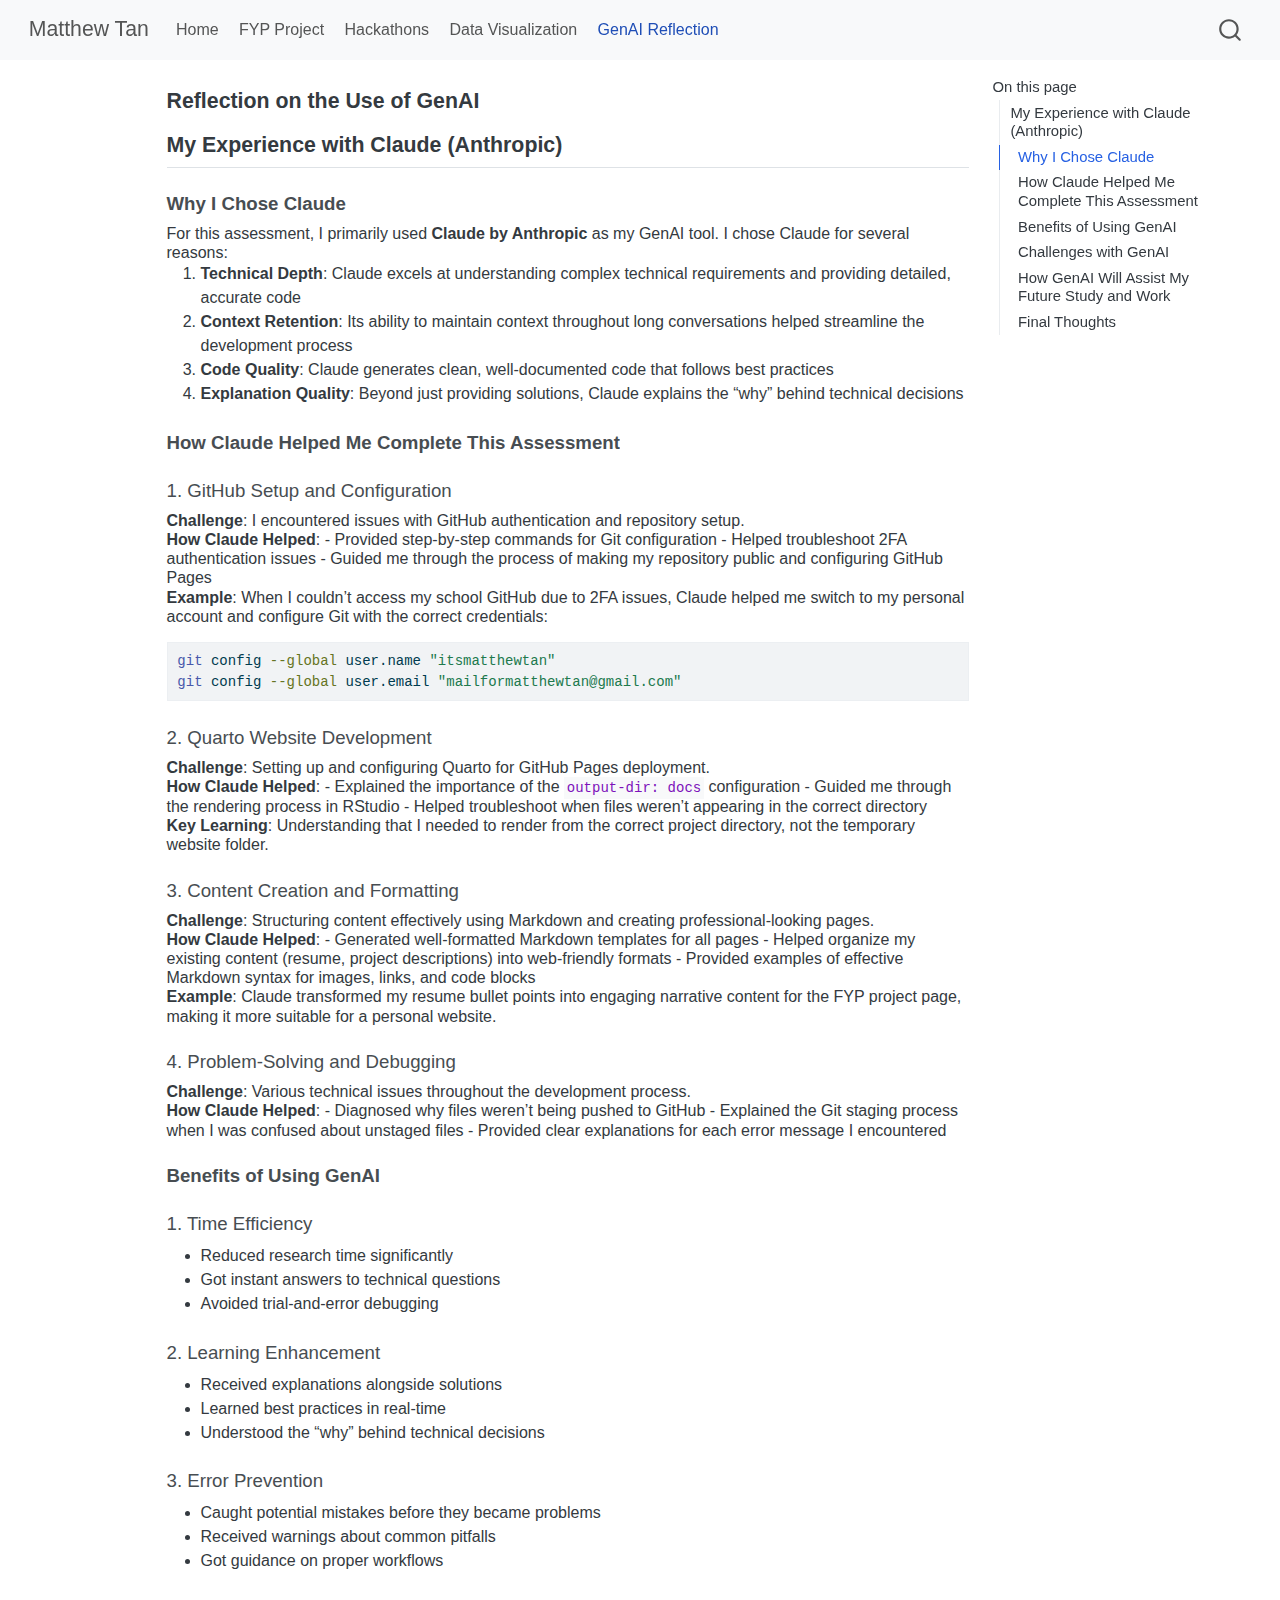
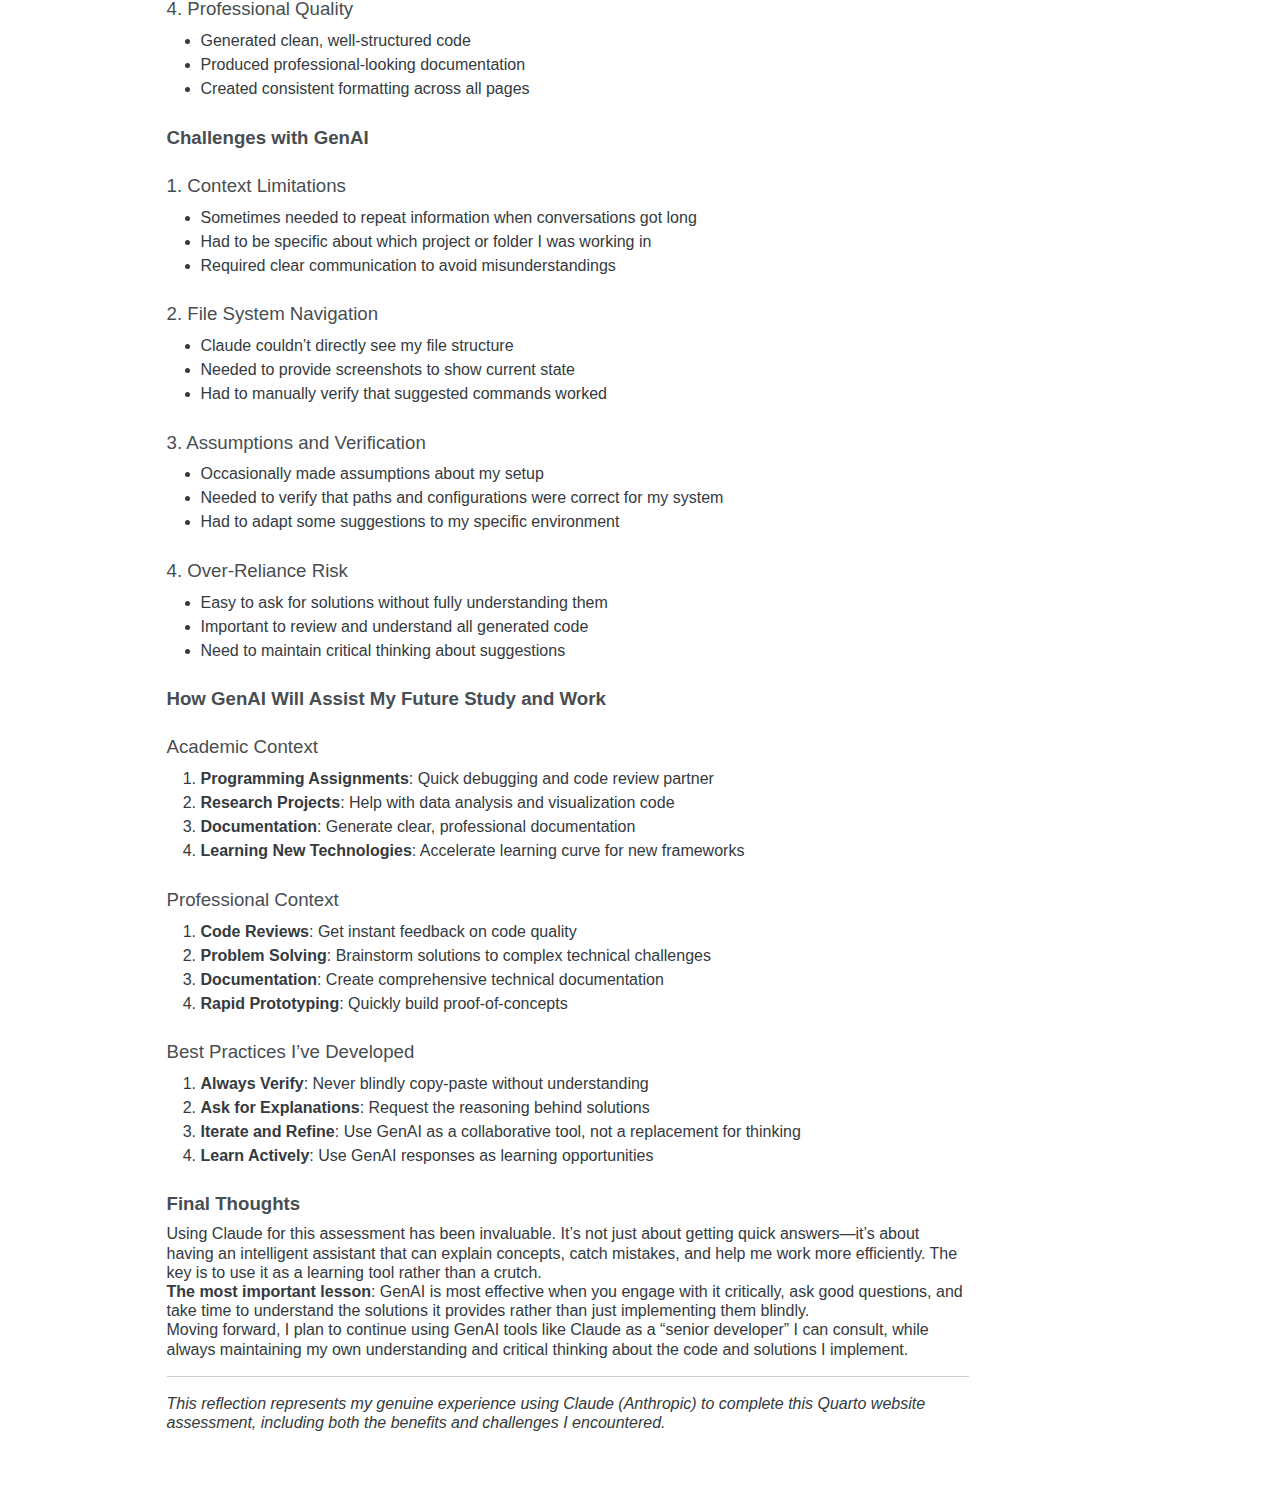
<file: docs/reflection.html>
<!DOCTYPE html>
<html xmlns="http://www.w3.org/1999/xhtml" lang="en" xml:lang="en"><head>

<meta charset="utf-8">
<meta name="generator" content="quarto-1.7.32">

<meta name="viewport" content="width=device-width, initial-scale=1.0, user-scalable=yes">


<title>Reflection on the Use of GenAI – Matthew Tan</title>
<style>
code{white-space: pre-wrap;}
span.smallcaps{font-variant: small-caps;}
div.columns{display: flex; gap: min(4vw, 1.5em);}
div.column{flex: auto; overflow-x: auto;}
div.hanging-indent{margin-left: 1.5em; text-indent: -1.5em;}
ul.task-list{list-style: none;}
ul.task-list li input[type="checkbox"] {
  width: 0.8em;
  margin: 0 0.8em 0.2em -1em; /* quarto-specific, see https://github.com/quarto-dev/quarto-cli/issues/4556 */ 
  vertical-align: middle;
}
/* CSS for syntax highlighting */
html { -webkit-text-size-adjust: 100%; }
pre > code.sourceCode { white-space: pre; position: relative; }
pre > code.sourceCode > span { display: inline-block; line-height: 1.25; }
pre > code.sourceCode > span:empty { height: 1.2em; }
.sourceCode { overflow: visible; }
code.sourceCode > span { color: inherit; text-decoration: inherit; }
div.sourceCode { margin: 1em 0; }
pre.sourceCode { margin: 0; }
@media screen {
div.sourceCode { overflow: auto; }
}
@media print {
pre > code.sourceCode { white-space: pre-wrap; }
pre > code.sourceCode > span { text-indent: -5em; padding-left: 5em; }
}
pre.numberSource code
  { counter-reset: source-line 0; }
pre.numberSource code > span
  { position: relative; left: -4em; counter-increment: source-line; }
pre.numberSource code > span > a:first-child::before
  { content: counter(source-line);
    position: relative; left: -1em; text-align: right; vertical-align: baseline;
    border: none; display: inline-block;
    -webkit-touch-callout: none; -webkit-user-select: none;
    -khtml-user-select: none; -moz-user-select: none;
    -ms-user-select: none; user-select: none;
    padding: 0 4px; width: 4em;
  }
pre.numberSource { margin-left: 3em;  padding-left: 4px; }
div.sourceCode
  {   }
@media screen {
pre > code.sourceCode > span > a:first-child::before { text-decoration: underline; }
}
</style>


<script src="site_libs/quarto-nav/quarto-nav.js"></script>
<script src="site_libs/quarto-nav/headroom.min.js"></script>
<script src="site_libs/clipboard/clipboard.min.js"></script>
<script src="site_libs/quarto-search/autocomplete.umd.js"></script>
<script src="site_libs/quarto-search/fuse.min.js"></script>
<script src="site_libs/quarto-search/quarto-search.js"></script>
<meta name="quarto:offset" content="./">
<script src="site_libs/quarto-html/quarto.js" type="module"></script>
<script src="site_libs/quarto-html/tabsets/tabsets.js" type="module"></script>
<script src="site_libs/quarto-html/popper.min.js"></script>
<script src="site_libs/quarto-html/tippy.umd.min.js"></script>
<script src="site_libs/quarto-html/anchor.min.js"></script>
<link href="site_libs/quarto-html/tippy.css" rel="stylesheet">
<link href="site_libs/quarto-html/quarto-syntax-highlighting-37eea08aefeeee20ff55810ff984fec1.css" rel="stylesheet" id="quarto-text-highlighting-styles">
<script src="site_libs/bootstrap/bootstrap.min.js"></script>
<link href="site_libs/bootstrap/bootstrap-icons.css" rel="stylesheet">
<link href="site_libs/bootstrap/bootstrap-dfb324f25d9b1687192fa8be62ac8f9c.min.css" rel="stylesheet" append-hash="true" id="quarto-bootstrap" data-mode="light">
<script id="quarto-search-options" type="application/json">{
  "location": "navbar",
  "copy-button": false,
  "collapse-after": 3,
  "panel-placement": "end",
  "type": "overlay",
  "limit": 50,
  "keyboard-shortcut": [
    "f",
    "/",
    "s"
  ],
  "show-item-context": false,
  "language": {
    "search-no-results-text": "No results",
    "search-matching-documents-text": "matching documents",
    "search-copy-link-title": "Copy link to search",
    "search-hide-matches-text": "Hide additional matches",
    "search-more-match-text": "more match in this document",
    "search-more-matches-text": "more matches in this document",
    "search-clear-button-title": "Clear",
    "search-text-placeholder": "",
    "search-detached-cancel-button-title": "Cancel",
    "search-submit-button-title": "Submit",
    "search-label": "Search"
  }
}</script>


<link rel="stylesheet" href="styles.css">
</head>

<body class="nav-fixed quarto-light">

<div id="quarto-search-results"></div>
  <header id="quarto-header" class="headroom fixed-top">
    <nav class="navbar navbar-expand-lg " data-bs-theme="dark">
      <div class="navbar-container container-fluid">
      <div class="navbar-brand-container mx-auto">
    <a class="navbar-brand" href="./index.html">
    <span class="navbar-title">Matthew Tan</span>
    </a>
  </div>
            <div id="quarto-search" class="" title="Search"></div>
          <button class="navbar-toggler" type="button" data-bs-toggle="collapse" data-bs-target="#navbarCollapse" aria-controls="navbarCollapse" role="menu" aria-expanded="false" aria-label="Toggle navigation" onclick="if (window.quartoToggleHeadroom) { window.quartoToggleHeadroom(); }">
  <span class="navbar-toggler-icon"></span>
</button>
          <div class="collapse navbar-collapse" id="navbarCollapse">
            <ul class="navbar-nav navbar-nav-scroll me-auto">
  <li class="nav-item">
    <a class="nav-link" href="./index.html"> 
<span class="menu-text">Home</span></a>
  </li>  
  <li class="nav-item">
    <a class="nav-link" href="./fyp.html"> 
<span class="menu-text">FYP Project</span></a>
  </li>  
  <li class="nav-item">
    <a class="nav-link" href="./hackathons.html"> 
<span class="menu-text">Hackathons</span></a>
  </li>  
  <li class="nav-item">
    <a class="nav-link" href="./data-visualization.html"> 
<span class="menu-text">Data Visualization</span></a>
  </li>  
  <li class="nav-item">
    <a class="nav-link active" href="./reflection.html" aria-current="page"> 
<span class="menu-text">GenAI Reflection</span></a>
  </li>  
</ul>
          </div> <!-- /navcollapse -->
            <div class="quarto-navbar-tools">
</div>
      </div> <!-- /container-fluid -->
    </nav>
</header>
<!-- content -->
<div id="quarto-content" class="quarto-container page-columns page-rows-contents page-layout-article page-navbar">
<!-- sidebar -->
<!-- margin-sidebar -->
    <div id="quarto-margin-sidebar" class="sidebar margin-sidebar">
        <nav id="TOC" role="doc-toc" class="toc-active">
    <h2 id="toc-title">On this page</h2>
   
  <ul>
  <li><a href="#my-experience-with-claude-anthropic" id="toc-my-experience-with-claude-anthropic" class="nav-link active" data-scroll-target="#my-experience-with-claude-anthropic">My Experience with Claude (Anthropic)</a>
  <ul class="collapse">
  <li><a href="#why-i-chose-claude" id="toc-why-i-chose-claude" class="nav-link" data-scroll-target="#why-i-chose-claude">Why I Chose Claude</a></li>
  <li><a href="#how-claude-helped-me-complete-this-assessment" id="toc-how-claude-helped-me-complete-this-assessment" class="nav-link" data-scroll-target="#how-claude-helped-me-complete-this-assessment">How Claude Helped Me Complete This Assessment</a></li>
  <li><a href="#benefits-of-using-genai" id="toc-benefits-of-using-genai" class="nav-link" data-scroll-target="#benefits-of-using-genai">Benefits of Using GenAI</a></li>
  <li><a href="#challenges-with-genai" id="toc-challenges-with-genai" class="nav-link" data-scroll-target="#challenges-with-genai">Challenges with GenAI</a></li>
  <li><a href="#how-genai-will-assist-my-future-study-and-work" id="toc-how-genai-will-assist-my-future-study-and-work" class="nav-link" data-scroll-target="#how-genai-will-assist-my-future-study-and-work">How GenAI Will Assist My Future Study and Work</a></li>
  <li><a href="#final-thoughts" id="toc-final-thoughts" class="nav-link" data-scroll-target="#final-thoughts">Final Thoughts</a></li>
  </ul></li>
  </ul>
</nav>
    </div>
<!-- main -->
<main class="content" id="quarto-document-content">

<header id="title-block-header" class="quarto-title-block default">
<div class="quarto-title">
<h1 class="title">Reflection on the Use of GenAI</h1>
</div>



<div class="quarto-title-meta">

    
  
    
  </div>
  


</header>


<section id="my-experience-with-claude-anthropic" class="level2">
<h2 class="anchored" data-anchor-id="my-experience-with-claude-anthropic">My Experience with Claude (Anthropic)</h2>
<section id="why-i-chose-claude" class="level3">
<h3 class="anchored" data-anchor-id="why-i-chose-claude">Why I Chose Claude</h3>
<p>For this assessment, I primarily used <strong>Claude by Anthropic</strong> as my GenAI tool. I chose Claude for several reasons:</p>
<ol type="1">
<li><strong>Technical Depth</strong>: Claude excels at understanding complex technical requirements and providing detailed, accurate code</li>
<li><strong>Context Retention</strong>: Its ability to maintain context throughout long conversations helped streamline the development process</li>
<li><strong>Code Quality</strong>: Claude generates clean, well-documented code that follows best practices</li>
<li><strong>Explanation Quality</strong>: Beyond just providing solutions, Claude explains the “why” behind technical decisions</li>
</ol>
</section>
<section id="how-claude-helped-me-complete-this-assessment" class="level3">
<h3 class="anchored" data-anchor-id="how-claude-helped-me-complete-this-assessment">How Claude Helped Me Complete This Assessment</h3>
<section id="github-setup-and-configuration" class="level4">
<h4 class="anchored" data-anchor-id="github-setup-and-configuration">1. GitHub Setup and Configuration</h4>
<p><strong>Challenge</strong>: I encountered issues with GitHub authentication and repository setup.</p>
<p><strong>How Claude Helped</strong>: - Provided step-by-step commands for Git configuration - Helped troubleshoot 2FA authentication issues - Guided me through the process of making my repository public and configuring GitHub Pages</p>
<p><strong>Example</strong>: When I couldn’t access my school GitHub due to 2FA issues, Claude helped me switch to my personal account and configure Git with the correct credentials:</p>
<div class="sourceCode" id="cb1"><pre class="sourceCode bash code-with-copy"><code class="sourceCode bash"><span id="cb1-1"><a href="#cb1-1" aria-hidden="true" tabindex="-1"></a><span class="fu">git</span> config <span class="at">--global</span> user.name <span class="st">"itsmatthewtan"</span></span>
<span id="cb1-2"><a href="#cb1-2" aria-hidden="true" tabindex="-1"></a><span class="fu">git</span> config <span class="at">--global</span> user.email <span class="st">"mailformatthewtan@gmail.com"</span></span></code><button title="Copy to Clipboard" class="code-copy-button"><i class="bi"></i></button></pre></div>
</section>
<section id="quarto-website-development" class="level4">
<h4 class="anchored" data-anchor-id="quarto-website-development">2. Quarto Website Development</h4>
<p><strong>Challenge</strong>: Setting up and configuring Quarto for GitHub Pages deployment.</p>
<p><strong>How Claude Helped</strong>: - Explained the importance of the <code>output-dir: docs</code> configuration - Guided me through the rendering process in RStudio - Helped troubleshoot when files weren’t appearing in the correct directory</p>
<p><strong>Key Learning</strong>: Understanding that I needed to render from the correct project directory, not the temporary website folder.</p>
</section>
<section id="content-creation-and-formatting" class="level4">
<h4 class="anchored" data-anchor-id="content-creation-and-formatting">3. Content Creation and Formatting</h4>
<p><strong>Challenge</strong>: Structuring content effectively using Markdown and creating professional-looking pages.</p>
<p><strong>How Claude Helped</strong>: - Generated well-formatted Markdown templates for all pages - Helped organize my existing content (resume, project descriptions) into web-friendly formats - Provided examples of effective Markdown syntax for images, links, and code blocks</p>
<p><strong>Example</strong>: Claude transformed my resume bullet points into engaging narrative content for the FYP project page, making it more suitable for a personal website.</p>
</section>
<section id="problem-solving-and-debugging" class="level4">
<h4 class="anchored" data-anchor-id="problem-solving-and-debugging">4. Problem-Solving and Debugging</h4>
<p><strong>Challenge</strong>: Various technical issues throughout the development process.</p>
<p><strong>How Claude Helped</strong>: - Diagnosed why files weren’t being pushed to GitHub - Explained the Git staging process when I was confused about unstaged files - Provided clear explanations for each error message I encountered</p>
</section>
</section>
<section id="benefits-of-using-genai" class="level3">
<h3 class="anchored" data-anchor-id="benefits-of-using-genai">Benefits of Using GenAI</h3>
<section id="time-efficiency" class="level4">
<h4 class="anchored" data-anchor-id="time-efficiency">1. Time Efficiency</h4>
<ul>
<li>Reduced research time significantly</li>
<li>Got instant answers to technical questions</li>
<li>Avoided trial-and-error debugging</li>
</ul>
</section>
<section id="learning-enhancement" class="level4">
<h4 class="anchored" data-anchor-id="learning-enhancement">2. Learning Enhancement</h4>
<ul>
<li>Received explanations alongside solutions</li>
<li>Learned best practices in real-time</li>
<li>Understood the “why” behind technical decisions</li>
</ul>
</section>
<section id="error-prevention" class="level4">
<h4 class="anchored" data-anchor-id="error-prevention">3. Error Prevention</h4>
<ul>
<li>Caught potential mistakes before they became problems</li>
<li>Received warnings about common pitfalls</li>
<li>Got guidance on proper workflows</li>
</ul>
</section>
<section id="professional-quality" class="level4">
<h4 class="anchored" data-anchor-id="professional-quality">4. Professional Quality</h4>
<ul>
<li>Generated clean, well-structured code</li>
<li>Produced professional-looking documentation</li>
<li>Created consistent formatting across all pages</li>
</ul>
</section>
</section>
<section id="challenges-with-genai" class="level3">
<h3 class="anchored" data-anchor-id="challenges-with-genai">Challenges with GenAI</h3>
<section id="context-limitations" class="level4">
<h4 class="anchored" data-anchor-id="context-limitations">1. Context Limitations</h4>
<ul>
<li>Sometimes needed to repeat information when conversations got long</li>
<li>Had to be specific about which project or folder I was working in</li>
<li>Required clear communication to avoid misunderstandings</li>
</ul>
</section>
<section id="file-system-navigation" class="level4">
<h4 class="anchored" data-anchor-id="file-system-navigation">2. File System Navigation</h4>
<ul>
<li>Claude couldn’t directly see my file structure</li>
<li>Needed to provide screenshots to show current state</li>
<li>Had to manually verify that suggested commands worked</li>
</ul>
</section>
<section id="assumptions-and-verification" class="level4">
<h4 class="anchored" data-anchor-id="assumptions-and-verification">3. Assumptions and Verification</h4>
<ul>
<li>Occasionally made assumptions about my setup</li>
<li>Needed to verify that paths and configurations were correct for my system</li>
<li>Had to adapt some suggestions to my specific environment</li>
</ul>
</section>
<section id="over-reliance-risk" class="level4">
<h4 class="anchored" data-anchor-id="over-reliance-risk">4. Over-Reliance Risk</h4>
<ul>
<li>Easy to ask for solutions without fully understanding them</li>
<li>Important to review and understand all generated code</li>
<li>Need to maintain critical thinking about suggestions</li>
</ul>
</section>
</section>
<section id="how-genai-will-assist-my-future-study-and-work" class="level3">
<h3 class="anchored" data-anchor-id="how-genai-will-assist-my-future-study-and-work">How GenAI Will Assist My Future Study and Work</h3>
<section id="academic-context" class="level4">
<h4 class="anchored" data-anchor-id="academic-context">Academic Context</h4>
<ol type="1">
<li><strong>Programming Assignments</strong>: Quick debugging and code review partner</li>
<li><strong>Research Projects</strong>: Help with data analysis and visualization code</li>
<li><strong>Documentation</strong>: Generate clear, professional documentation</li>
<li><strong>Learning New Technologies</strong>: Accelerate learning curve for new frameworks</li>
</ol>
</section>
<section id="professional-context" class="level4">
<h4 class="anchored" data-anchor-id="professional-context">Professional Context</h4>
<ol type="1">
<li><strong>Code Reviews</strong>: Get instant feedback on code quality</li>
<li><strong>Problem Solving</strong>: Brainstorm solutions to complex technical challenges</li>
<li><strong>Documentation</strong>: Create comprehensive technical documentation</li>
<li><strong>Rapid Prototyping</strong>: Quickly build proof-of-concepts</li>
</ol>
</section>
<section id="best-practices-ive-developed" class="level4">
<h4 class="anchored" data-anchor-id="best-practices-ive-developed">Best Practices I’ve Developed</h4>
<ol type="1">
<li><strong>Always Verify</strong>: Never blindly copy-paste without understanding</li>
<li><strong>Ask for Explanations</strong>: Request the reasoning behind solutions</li>
<li><strong>Iterate and Refine</strong>: Use GenAI as a collaborative tool, not a replacement for thinking</li>
<li><strong>Learn Actively</strong>: Use GenAI responses as learning opportunities</li>
</ol>
</section>
</section>
<section id="final-thoughts" class="level3">
<h3 class="anchored" data-anchor-id="final-thoughts">Final Thoughts</h3>
<p>Using Claude for this assessment has been invaluable. It’s not just about getting quick answers—it’s about having an intelligent assistant that can explain concepts, catch mistakes, and help me work more efficiently. The key is to use it as a learning tool rather than a crutch.</p>
<p><strong>The most important lesson</strong>: GenAI is most effective when you engage with it critically, ask good questions, and take time to understand the solutions it provides rather than just implementing them blindly.</p>
<p>Moving forward, I plan to continue using GenAI tools like Claude as a “senior developer” I can consult, while always maintaining my own understanding and critical thinking about the code and solutions I implement.</p>
<hr>
<p><em>This reflection represents my genuine experience using Claude (Anthropic) to complete this Quarto website assessment, including both the benefits and challenges I encountered.</em></p>


</section>
</section>

</main> <!-- /main -->
<script id="quarto-html-after-body" type="application/javascript">
  window.document.addEventListener("DOMContentLoaded", function (event) {
    const icon = "";
    const anchorJS = new window.AnchorJS();
    anchorJS.options = {
      placement: 'right',
      icon: icon
    };
    anchorJS.add('.anchored');
    const isCodeAnnotation = (el) => {
      for (const clz of el.classList) {
        if (clz.startsWith('code-annotation-')) {                     
          return true;
        }
      }
      return false;
    }
    const onCopySuccess = function(e) {
      // button target
      const button = e.trigger;
      // don't keep focus
      button.blur();
      // flash "checked"
      button.classList.add('code-copy-button-checked');
      var currentTitle = button.getAttribute("title");
      button.setAttribute("title", "Copied!");
      let tooltip;
      if (window.bootstrap) {
        button.setAttribute("data-bs-toggle", "tooltip");
        button.setAttribute("data-bs-placement", "left");
        button.setAttribute("data-bs-title", "Copied!");
        tooltip = new bootstrap.Tooltip(button, 
          { trigger: "manual", 
            customClass: "code-copy-button-tooltip",
            offset: [0, -8]});
        tooltip.show();    
      }
      setTimeout(function() {
        if (tooltip) {
          tooltip.hide();
          button.removeAttribute("data-bs-title");
          button.removeAttribute("data-bs-toggle");
          button.removeAttribute("data-bs-placement");
        }
        button.setAttribute("title", currentTitle);
        button.classList.remove('code-copy-button-checked');
      }, 1000);
      // clear code selection
      e.clearSelection();
    }
    const getTextToCopy = function(trigger) {
        const codeEl = trigger.previousElementSibling.cloneNode(true);
        for (const childEl of codeEl.children) {
          if (isCodeAnnotation(childEl)) {
            childEl.remove();
          }
        }
        return codeEl.innerText;
    }
    const clipboard = new window.ClipboardJS('.code-copy-button:not([data-in-quarto-modal])', {
      text: getTextToCopy
    });
    clipboard.on('success', onCopySuccess);
    if (window.document.getElementById('quarto-embedded-source-code-modal')) {
      const clipboardModal = new window.ClipboardJS('.code-copy-button[data-in-quarto-modal]', {
        text: getTextToCopy,
        container: window.document.getElementById('quarto-embedded-source-code-modal')
      });
      clipboardModal.on('success', onCopySuccess);
    }
      var localhostRegex = new RegExp(/^(?:http|https):\/\/localhost\:?[0-9]*\//);
      var mailtoRegex = new RegExp(/^mailto:/);
        var filterRegex = new RegExp('/' + window.location.host + '/');
      var isInternal = (href) => {
          return filterRegex.test(href) || localhostRegex.test(href) || mailtoRegex.test(href);
      }
      // Inspect non-navigation links and adorn them if external
     var links = window.document.querySelectorAll('a[href]:not(.nav-link):not(.navbar-brand):not(.toc-action):not(.sidebar-link):not(.sidebar-item-toggle):not(.pagination-link):not(.no-external):not([aria-hidden]):not(.dropdown-item):not(.quarto-navigation-tool):not(.about-link)');
      for (var i=0; i<links.length; i++) {
        const link = links[i];
        if (!isInternal(link.href)) {
          // undo the damage that might have been done by quarto-nav.js in the case of
          // links that we want to consider external
          if (link.dataset.originalHref !== undefined) {
            link.href = link.dataset.originalHref;
          }
        }
      }
    function tippyHover(el, contentFn, onTriggerFn, onUntriggerFn) {
      const config = {
        allowHTML: true,
        maxWidth: 500,
        delay: 100,
        arrow: false,
        appendTo: function(el) {
            return el.parentElement;
        },
        interactive: true,
        interactiveBorder: 10,
        theme: 'quarto',
        placement: 'bottom-start',
      };
      if (contentFn) {
        config.content = contentFn;
      }
      if (onTriggerFn) {
        config.onTrigger = onTriggerFn;
      }
      if (onUntriggerFn) {
        config.onUntrigger = onUntriggerFn;
      }
      window.tippy(el, config); 
    }
    const noterefs = window.document.querySelectorAll('a[role="doc-noteref"]');
    for (var i=0; i<noterefs.length; i++) {
      const ref = noterefs[i];
      tippyHover(ref, function() {
        // use id or data attribute instead here
        let href = ref.getAttribute('data-footnote-href') || ref.getAttribute('href');
        try { href = new URL(href).hash; } catch {}
        const id = href.replace(/^#\/?/, "");
        const note = window.document.getElementById(id);
        if (note) {
          return note.innerHTML;
        } else {
          return "";
        }
      });
    }
    const xrefs = window.document.querySelectorAll('a.quarto-xref');
    const processXRef = (id, note) => {
      // Strip column container classes
      const stripColumnClz = (el) => {
        el.classList.remove("page-full", "page-columns");
        if (el.children) {
          for (const child of el.children) {
            stripColumnClz(child);
          }
        }
      }
      stripColumnClz(note)
      if (id === null || id.startsWith('sec-')) {
        // Special case sections, only their first couple elements
        const container = document.createElement("div");
        if (note.children && note.children.length > 2) {
          container.appendChild(note.children[0].cloneNode(true));
          for (let i = 1; i < note.children.length; i++) {
            const child = note.children[i];
            if (child.tagName === "P" && child.innerText === "") {
              continue;
            } else {
              container.appendChild(child.cloneNode(true));
              break;
            }
          }
          if (window.Quarto?.typesetMath) {
            window.Quarto.typesetMath(container);
          }
          return container.innerHTML
        } else {
          if (window.Quarto?.typesetMath) {
            window.Quarto.typesetMath(note);
          }
          return note.innerHTML;
        }
      } else {
        // Remove any anchor links if they are present
        const anchorLink = note.querySelector('a.anchorjs-link');
        if (anchorLink) {
          anchorLink.remove();
        }
        if (window.Quarto?.typesetMath) {
          window.Quarto.typesetMath(note);
        }
        if (note.classList.contains("callout")) {
          return note.outerHTML;
        } else {
          return note.innerHTML;
        }
      }
    }
    for (var i=0; i<xrefs.length; i++) {
      const xref = xrefs[i];
      tippyHover(xref, undefined, function(instance) {
        instance.disable();
        let url = xref.getAttribute('href');
        let hash = undefined; 
        if (url.startsWith('#')) {
          hash = url;
        } else {
          try { hash = new URL(url).hash; } catch {}
        }
        if (hash) {
          const id = hash.replace(/^#\/?/, "");
          const note = window.document.getElementById(id);
          if (note !== null) {
            try {
              const html = processXRef(id, note.cloneNode(true));
              instance.setContent(html);
            } finally {
              instance.enable();
              instance.show();
            }
          } else {
            // See if we can fetch this
            fetch(url.split('#')[0])
            .then(res => res.text())
            .then(html => {
              const parser = new DOMParser();
              const htmlDoc = parser.parseFromString(html, "text/html");
              const note = htmlDoc.getElementById(id);
              if (note !== null) {
                const html = processXRef(id, note);
                instance.setContent(html);
              } 
            }).finally(() => {
              instance.enable();
              instance.show();
            });
          }
        } else {
          // See if we can fetch a full url (with no hash to target)
          // This is a special case and we should probably do some content thinning / targeting
          fetch(url)
          .then(res => res.text())
          .then(html => {
            const parser = new DOMParser();
            const htmlDoc = parser.parseFromString(html, "text/html");
            const note = htmlDoc.querySelector('main.content');
            if (note !== null) {
              // This should only happen for chapter cross references
              // (since there is no id in the URL)
              // remove the first header
              if (note.children.length > 0 && note.children[0].tagName === "HEADER") {
                note.children[0].remove();
              }
              const html = processXRef(null, note);
              instance.setContent(html);
            } 
          }).finally(() => {
            instance.enable();
            instance.show();
          });
        }
      }, function(instance) {
      });
    }
        let selectedAnnoteEl;
        const selectorForAnnotation = ( cell, annotation) => {
          let cellAttr = 'data-code-cell="' + cell + '"';
          let lineAttr = 'data-code-annotation="' +  annotation + '"';
          const selector = 'span[' + cellAttr + '][' + lineAttr + ']';
          return selector;
        }
        const selectCodeLines = (annoteEl) => {
          const doc = window.document;
          const targetCell = annoteEl.getAttribute("data-target-cell");
          const targetAnnotation = annoteEl.getAttribute("data-target-annotation");
          const annoteSpan = window.document.querySelector(selectorForAnnotation(targetCell, targetAnnotation));
          const lines = annoteSpan.getAttribute("data-code-lines").split(",");
          const lineIds = lines.map((line) => {
            return targetCell + "-" + line;
          })
          let top = null;
          let height = null;
          let parent = null;
          if (lineIds.length > 0) {
              //compute the position of the single el (top and bottom and make a div)
              const el = window.document.getElementById(lineIds[0]);
              top = el.offsetTop;
              height = el.offsetHeight;
              parent = el.parentElement.parentElement;
            if (lineIds.length > 1) {
              const lastEl = window.document.getElementById(lineIds[lineIds.length - 1]);
              const bottom = lastEl.offsetTop + lastEl.offsetHeight;
              height = bottom - top;
            }
            if (top !== null && height !== null && parent !== null) {
              // cook up a div (if necessary) and position it 
              let div = window.document.getElementById("code-annotation-line-highlight");
              if (div === null) {
                div = window.document.createElement("div");
                div.setAttribute("id", "code-annotation-line-highlight");
                div.style.position = 'absolute';
                parent.appendChild(div);
              }
              div.style.top = top - 2 + "px";
              div.style.height = height + 4 + "px";
              div.style.left = 0;
              let gutterDiv = window.document.getElementById("code-annotation-line-highlight-gutter");
              if (gutterDiv === null) {
                gutterDiv = window.document.createElement("div");
                gutterDiv.setAttribute("id", "code-annotation-line-highlight-gutter");
                gutterDiv.style.position = 'absolute';
                const codeCell = window.document.getElementById(targetCell);
                const gutter = codeCell.querySelector('.code-annotation-gutter');
                gutter.appendChild(gutterDiv);
              }
              gutterDiv.style.top = top - 2 + "px";
              gutterDiv.style.height = height + 4 + "px";
            }
            selectedAnnoteEl = annoteEl;
          }
        };
        const unselectCodeLines = () => {
          const elementsIds = ["code-annotation-line-highlight", "code-annotation-line-highlight-gutter"];
          elementsIds.forEach((elId) => {
            const div = window.document.getElementById(elId);
            if (div) {
              div.remove();
            }
          });
          selectedAnnoteEl = undefined;
        };
          // Handle positioning of the toggle
      window.addEventListener(
        "resize",
        throttle(() => {
          elRect = undefined;
          if (selectedAnnoteEl) {
            selectCodeLines(selectedAnnoteEl);
          }
        }, 10)
      );
      function throttle(fn, ms) {
      let throttle = false;
      let timer;
        return (...args) => {
          if(!throttle) { // first call gets through
              fn.apply(this, args);
              throttle = true;
          } else { // all the others get throttled
              if(timer) clearTimeout(timer); // cancel #2
              timer = setTimeout(() => {
                fn.apply(this, args);
                timer = throttle = false;
              }, ms);
          }
        };
      }
        // Attach click handler to the DT
        const annoteDls = window.document.querySelectorAll('dt[data-target-cell]');
        for (const annoteDlNode of annoteDls) {
          annoteDlNode.addEventListener('click', (event) => {
            const clickedEl = event.target;
            if (clickedEl !== selectedAnnoteEl) {
              unselectCodeLines();
              const activeEl = window.document.querySelector('dt[data-target-cell].code-annotation-active');
              if (activeEl) {
                activeEl.classList.remove('code-annotation-active');
              }
              selectCodeLines(clickedEl);
              clickedEl.classList.add('code-annotation-active');
            } else {
              // Unselect the line
              unselectCodeLines();
              clickedEl.classList.remove('code-annotation-active');
            }
          });
        }
    const findCites = (el) => {
      const parentEl = el.parentElement;
      if (parentEl) {
        const cites = parentEl.dataset.cites;
        if (cites) {
          return {
            el,
            cites: cites.split(' ')
          };
        } else {
          return findCites(el.parentElement)
        }
      } else {
        return undefined;
      }
    };
    var bibliorefs = window.document.querySelectorAll('a[role="doc-biblioref"]');
    for (var i=0; i<bibliorefs.length; i++) {
      const ref = bibliorefs[i];
      const citeInfo = findCites(ref);
      if (citeInfo) {
        tippyHover(citeInfo.el, function() {
          var popup = window.document.createElement('div');
          citeInfo.cites.forEach(function(cite) {
            var citeDiv = window.document.createElement('div');
            citeDiv.classList.add('hanging-indent');
            citeDiv.classList.add('csl-entry');
            var biblioDiv = window.document.getElementById('ref-' + cite);
            if (biblioDiv) {
              citeDiv.innerHTML = biblioDiv.innerHTML;
            }
            popup.appendChild(citeDiv);
          });
          return popup.innerHTML;
        });
      }
    }
  });
  </script>
</div> <!-- /content -->




</body></html>
</file>
<file: docs/site_libs/quarto-html/tippy.css>
.tippy-box[data-animation=fade][data-state=hidden]{opacity:0}[data-tippy-root]{max-width:calc(100vw - 10px)}.tippy-box{position:relative;background-color:#333;color:#fff;border-radius:4px;font-size:14px;line-height:1.4;white-space:normal;outline:0;transition-property:transform,visibility,opacity}.tippy-box[data-placement^=top]>.tippy-arrow{bottom:0}.tippy-box[data-placement^=top]>.tippy-arrow:before{bottom:-7px;left:0;border-width:8px 8px 0;border-top-color:initial;transform-origin:center top}.tippy-box[data-placement^=bottom]>.tippy-arrow{top:0}.tippy-box[data-placement^=bottom]>.tippy-arrow:before{top:-7px;left:0;border-width:0 8px 8px;border-bottom-color:initial;transform-origin:center bottom}.tippy-box[data-placement^=left]>.tippy-arrow{right:0}.tippy-box[data-placement^=left]>.tippy-arrow:before{border-width:8px 0 8px 8px;border-left-color:initial;right:-7px;transform-origin:center left}.tippy-box[data-placement^=right]>.tippy-arrow{left:0}.tippy-box[data-placement^=right]>.tippy-arrow:before{left:-7px;border-width:8px 8px 8px 0;border-right-color:initial;transform-origin:center right}.tippy-box[data-inertia][data-state=visible]{transition-timing-function:cubic-bezier(.54,1.5,.38,1.11)}.tippy-arrow{width:16px;height:16px;color:#333}.tippy-arrow:before{content:"";position:absolute;border-color:transparent;border-style:solid}.tippy-content{position:relative;padding:5px 9px;z-index:1}
</file>
<file: docs/site_libs/quarto-html/quarto-syntax-highlighting-37eea08aefeeee20ff55810ff984fec1.css>
/* quarto syntax highlight colors */
:root {
  --quarto-hl-ot-color: #003B4F;
  --quarto-hl-at-color: #657422;
  --quarto-hl-ss-color: #20794D;
  --quarto-hl-an-color: #5E5E5E;
  --quarto-hl-fu-color: #4758AB;
  --quarto-hl-st-color: #20794D;
  --quarto-hl-cf-color: #003B4F;
  --quarto-hl-op-color: #5E5E5E;
  --quarto-hl-er-color: #AD0000;
  --quarto-hl-bn-color: #AD0000;
  --quarto-hl-al-color: #AD0000;
  --quarto-hl-va-color: #111111;
  --quarto-hl-bu-color: inherit;
  --quarto-hl-ex-color: inherit;
  --quarto-hl-pp-color: #AD0000;
  --quarto-hl-in-color: #5E5E5E;
  --quarto-hl-vs-color: #20794D;
  --quarto-hl-wa-color: #5E5E5E;
  --quarto-hl-do-color: #5E5E5E;
  --quarto-hl-im-color: #00769E;
  --quarto-hl-ch-color: #20794D;
  --quarto-hl-dt-color: #AD0000;
  --quarto-hl-fl-color: #AD0000;
  --quarto-hl-co-color: #5E5E5E;
  --quarto-hl-cv-color: #5E5E5E;
  --quarto-hl-cn-color: #8f5902;
  --quarto-hl-sc-color: #5E5E5E;
  --quarto-hl-dv-color: #AD0000;
  --quarto-hl-kw-color: #003B4F;
}

/* other quarto variables */
:root {
  --quarto-font-monospace: SFMono-Regular, Menlo, Monaco, Consolas, "Liberation Mono", "Courier New", monospace;
}

/* syntax highlight based on Pandoc's rules */
pre > code.sourceCode > span {
  color: #003B4F;
}

code.sourceCode > span {
  color: #003B4F;
}

div.sourceCode,
div.sourceCode pre.sourceCode {
  color: #003B4F;
}

/* Normal */
code span {
  color: #003B4F;
}

/* Alert */
code span.al {
  color: #AD0000;
  font-style: inherit;
}

/* Annotation */
code span.an {
  color: #5E5E5E;
  font-style: inherit;
}

/* Attribute */
code span.at {
  color: #657422;
  font-style: inherit;
}

/* BaseN */
code span.bn {
  color: #AD0000;
  font-style: inherit;
}

/* BuiltIn */
code span.bu {
  font-style: inherit;
}

/* ControlFlow */
code span.cf {
  color: #003B4F;
  font-weight: bold;
  font-style: inherit;
}

/* Char */
code span.ch {
  color: #20794D;
  font-style: inherit;
}

/* Constant */
code span.cn {
  color: #8f5902;
  font-style: inherit;
}

/* Comment */
code span.co {
  color: #5E5E5E;
  font-style: inherit;
}

/* CommentVar */
code span.cv {
  color: #5E5E5E;
  font-style: italic;
}

/* Documentation */
code span.do {
  color: #5E5E5E;
  font-style: italic;
}

/* DataType */
code span.dt {
  color: #AD0000;
  font-style: inherit;
}

/* DecVal */
code span.dv {
  color: #AD0000;
  font-style: inherit;
}

/* Error */
code span.er {
  color: #AD0000;
  font-style: inherit;
}

/* Extension */
code span.ex {
  font-style: inherit;
}

/* Float */
code span.fl {
  color: #AD0000;
  font-style: inherit;
}

/* Function */
code span.fu {
  color: #4758AB;
  font-style: inherit;
}

/* Import */
code span.im {
  color: #00769E;
  font-style: inherit;
}

/* Information */
code span.in {
  color: #5E5E5E;
  font-style: inherit;
}

/* Keyword */
code span.kw {
  color: #003B4F;
  font-weight: bold;
  font-style: inherit;
}

/* Operator */
code span.op {
  color: #5E5E5E;
  font-style: inherit;
}

/* Other */
code span.ot {
  color: #003B4F;
  font-style: inherit;
}

/* Preprocessor */
code span.pp {
  color: #AD0000;
  font-style: inherit;
}

/* SpecialChar */
code span.sc {
  color: #5E5E5E;
  font-style: inherit;
}

/* SpecialString */
code span.ss {
  color: #20794D;
  font-style: inherit;
}

/* String */
code span.st {
  color: #20794D;
  font-style: inherit;
}

/* Variable */
code span.va {
  color: #111111;
  font-style: inherit;
}

/* VerbatimString */
code span.vs {
  color: #20794D;
  font-style: inherit;
}

/* Warning */
code span.wa {
  color: #5E5E5E;
  font-style: italic;
}

.prevent-inlining {
  content: "</";
}

/*# sourceMappingURL=27d3d809615f7771493d095567f04340.css.map */
</file>
<file: docs/styles.css>
/* css styles */
body {
  font-family: Arial, sans-serif;
  font-size: 16px;
}

p {
  margin: 0;
  padding: 0;
  line-height: 1.2;
}

h1,h2 {
  font-size: 16pt;
}
h3,h4 {
  font-size: 14pt;
}
</file>
